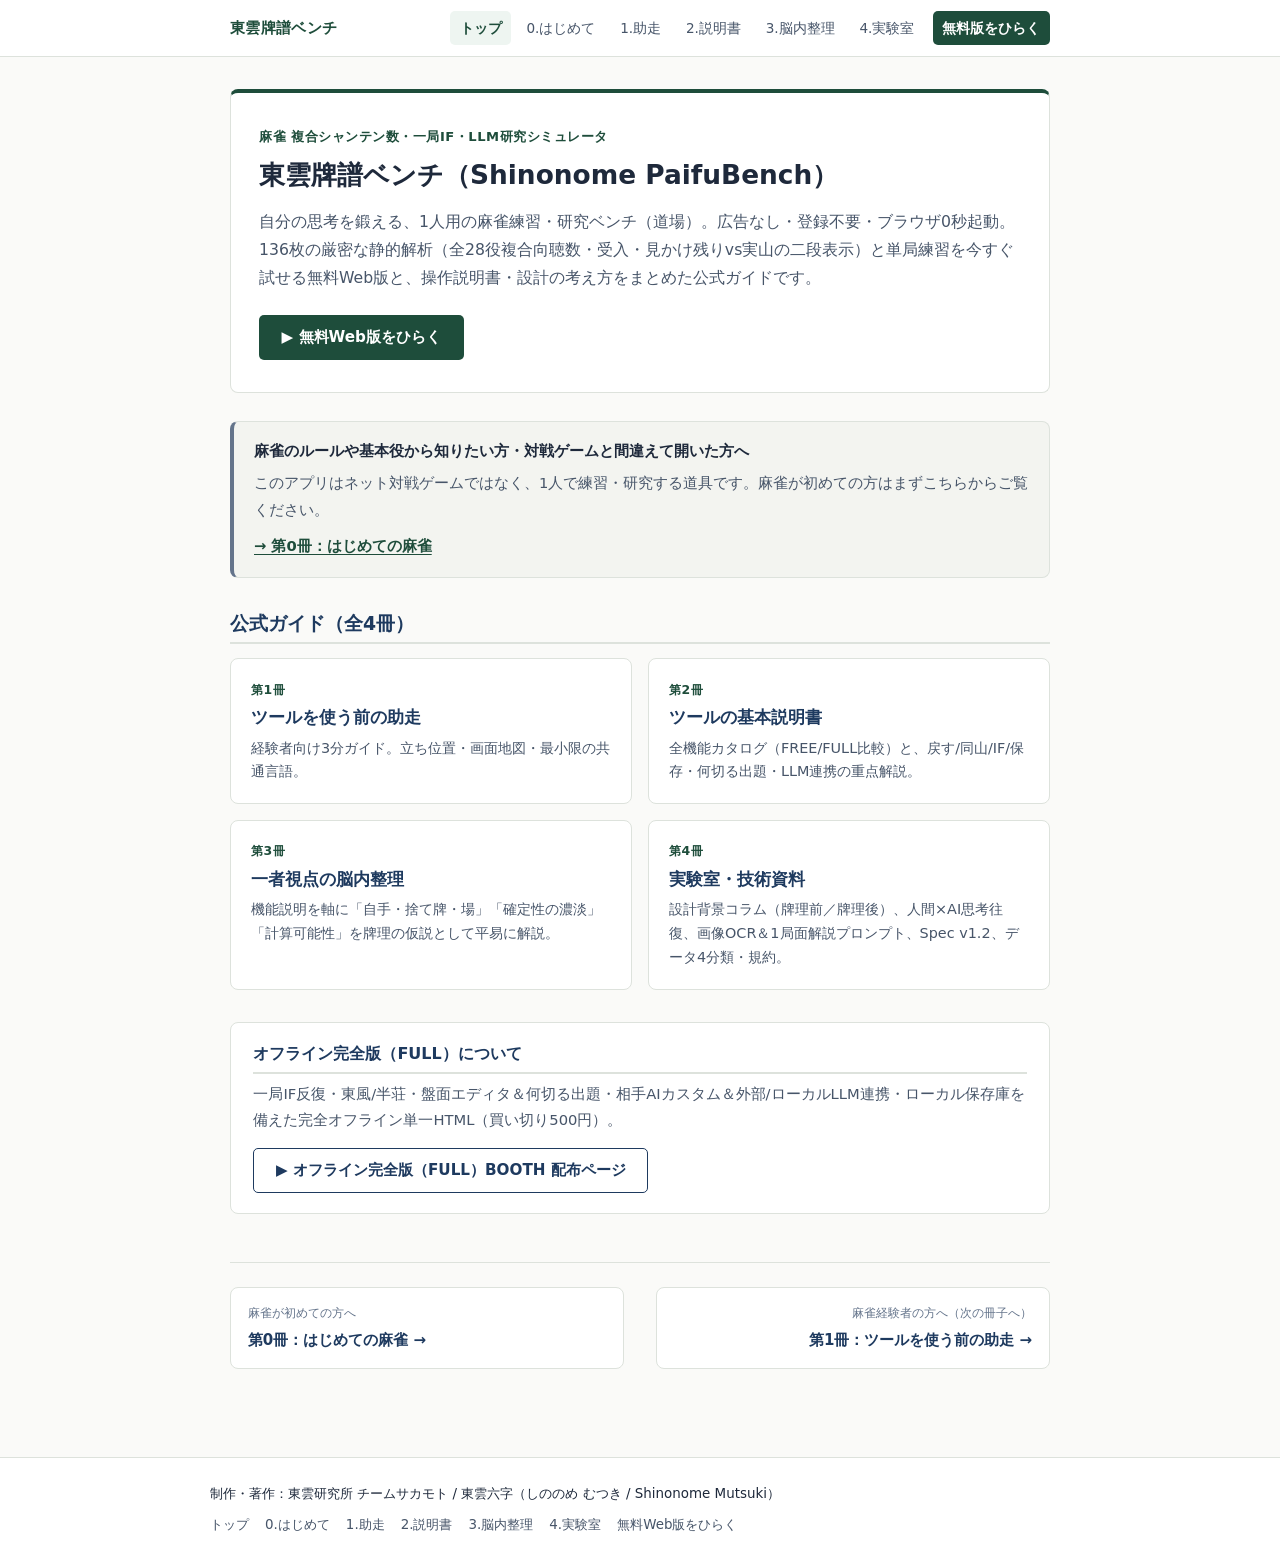
<file: index.html>
<!DOCTYPE html>
<html lang="ja">
<head>
  <meta charset="UTF-8">
  <meta name="viewport" content="width=device-width, initial-scale=1.0">
  <title>東雲牌譜ベンチ（Shinonome PaifuBench）｜麻雀 複合シャンテン数・一局IF・LLM研究シミュレータ</title>
  <link rel="stylesheet" href="./assets/style.css">
</head>
<body>
  <header class="site-header">
    <div class="header-inner">
      <a class="site-brand" href="./index.html">東雲牌譜ベンチ</a>
      <nav class="site-nav" aria-label="サイトナビゲーション">
        <a href="./index.html" class="active" aria-current="page">トップ</a>
        <a href="./00-intro/index.html">0.はじめて</a>
        <a href="./01-primer/index.html">1.助走</a>
        <a href="./02-manual/index.html">2.説明書</a>
        <a href="./03-thinking/index.html">3.脳内整理</a>
        <a href="./04-lab/index.html">4.実験室</a>
        <a href="./app/free.html" class="nav-app" target="_blank" rel="noopener">無料版をひらく</a>
      </nav>
    </div>
  </header>

  <main class="container">
    <section class="hero" aria-labelledby="hero-title">
      <p class="hero-eyebrow">麻雀 複合シャンテン数・一局IF・LLM研究シミュレータ</p>
      <h1 id="hero-title">東雲牌譜ベンチ（Shinonome PaifuBench）</h1>
      <p class="hero-lead">
        自分の思考を鍛える、1人用の麻雀練習・研究ベンチ（道場）。広告なし・登録不要・ブラウザ0秒起動。136枚の厳密な静的解析（全28役複合向聴数・受入・見かけ残りvs実山の二段表示）と単局練習を今すぐ試せる無料Web版と、操作説明書・設計の考え方をまとめた公式ガイドです。
      </p>
      <div class="hero-actions">
        <a class="btn btn-primary" href="./app/free.html" target="_blank" rel="noopener">▶ 無料Web版をひらく</a>
      </div>
    </section>

    <aside class="callout-beginner" aria-label="麻雀が初めての方への案内">
      <p class="callout-title">麻雀のルールや基本役から知りたい方・対戦ゲームと間違えて開いた方へ</p>
      <p>
        このアプリはネット対戦ゲームではなく、1人で練習・研究する道具です。麻雀が初めての方はまずこちらからご覧ください。
      </p>
      <a class="beginner-link" href="./00-intro/index.html">→ 第0冊：はじめての麻雀</a>
    </aside>

    <h2 class="section-heading">公式ガイド（全4冊）</h2>
    <div class="card-grid">
      <a class="card" href="./01-primer/index.html">
        <span class="card-num">第1冊</span>
        <span class="card-title">ツールを使う前の助走</span>
        <p class="card-desc">
          経験者向け3分ガイド。立ち位置・画面地図・最小限の共通言語。
        </p>
      </a>

      <a class="card" href="./02-manual/index.html">
        <span class="card-num">第2冊</span>
        <span class="card-title">ツールの基本説明書</span>
        <p class="card-desc">
          全機能カタログ（FREE/FULL比較）と、戻す/同山/IF/保存・何切る出題・LLM連携の重点解説。
        </p>
      </a>

      <a class="card" href="./03-thinking/index.html">
        <span class="card-num">第3冊</span>
        <span class="card-title">一者視点の脳内整理</span>
        <p class="card-desc">
          機能説明を軸に「自手・捨て牌・場」「確定性の濃淡」「計算可能性」を牌理の仮説として平易に解説。
        </p>
      </a>

      <a class="card" href="./04-lab/index.html">
        <span class="card-num">第4冊</span>
        <span class="card-title">実験室・技術資料</span>
        <p class="card-desc">
          設計背景コラム（牌理前／牌理後）、人間×AI思考往復、画像OCR＆1局面解説プロンプト、Spec v1.2、データ4分類・規約。
        </p>
      </a>
    </div>

    <section class="full-box" aria-labelledby="full-edition-title">
      <h2 id="full-edition-title" class="full-box-title">オフライン完全版（FULL）について</h2>
      <p>
        一局IF反復・東風/半荘・盤面エディタ＆何切る出題・相手AIカスタム＆外部/ローカルLLM連携・ローカル保存庫を備えた完全オフライン単一HTML（買い切り500円）。
      </p>
      <a class="btn btn-secondary" href="https://sinonomelab202.booth.pm/items/9221572" target="_blank" rel="noopener noreferrer">▶ オフライン完全版（FULL）BOOTH 配布ページ</a>
    </section>

    <nav class="pager" aria-label="ガイドの読み始め">
      <a class="pager-link" href="./00-intro/index.html">
        <span class="pager-dir">麻雀が初めての方へ</span>
        <span class="pager-title">第0冊：はじめての麻雀 →</span>
      </a>
      <a class="pager-link pager-next" href="./01-primer/index.html">
        <span class="pager-dir">麻雀経験者の方へ（次の冊子へ）</span>
        <span class="pager-title">第1冊：ツールを使う前の助走 →</span>
      </a>
    </nav>
  </main>

  <footer class="site-footer">
    <div class="footer-inner">
      <p class="footer-credit">制作・著作：東雲研究所 チームサカモト / 東雲六字（しののめ むつき / Shinonome Mutsuki）</p>
      <p class="footer-links">
        <a href="./index.html">トップ</a>
        <a href="./00-intro/index.html">0.はじめて</a>
        <a href="./01-primer/index.html">1.助走</a>
        <a href="./02-manual/index.html">2.説明書</a>
        <a href="./03-thinking/index.html">3.脳内整理</a>
        <a href="./04-lab/index.html">4.実験室</a>
        <a href="./app/free.html" target="_blank" rel="noopener">無料Web版をひらく</a>
      </p>
    </div>
  </footer>
</body>
</html>
</file>
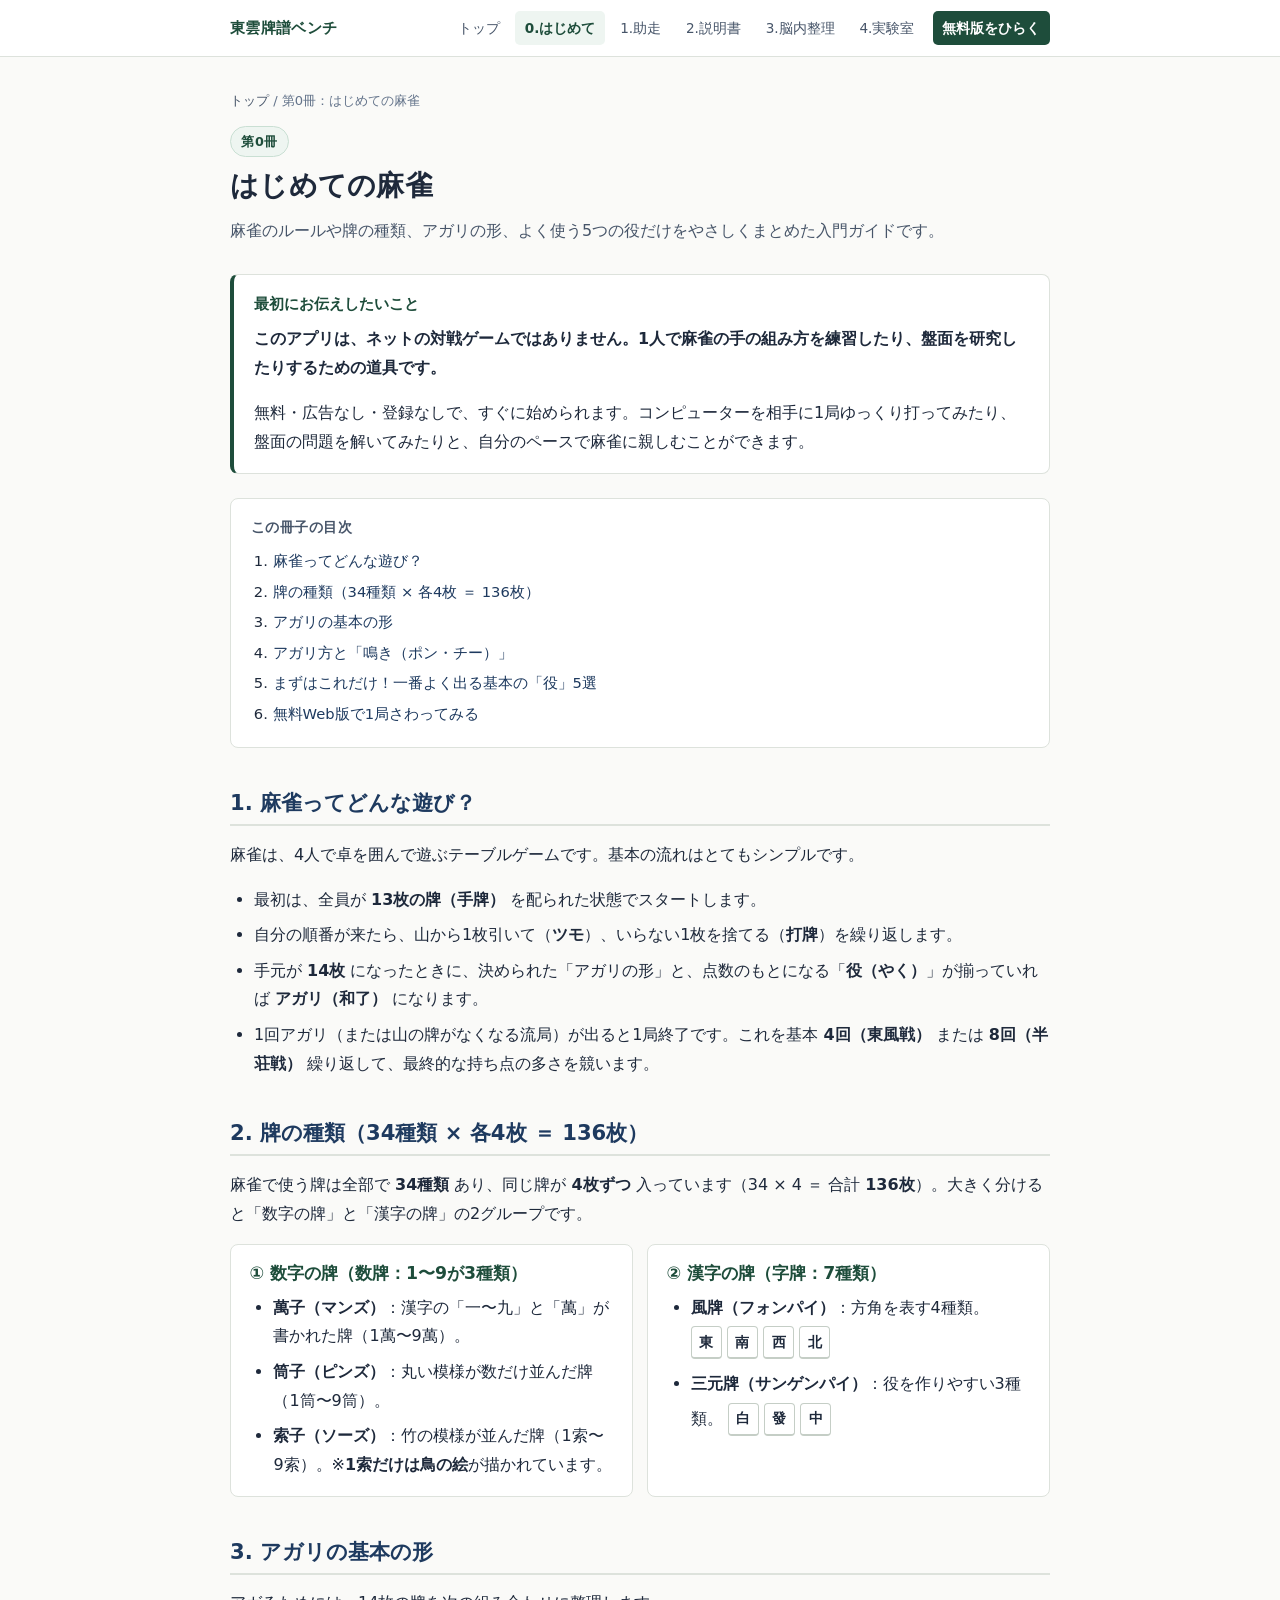
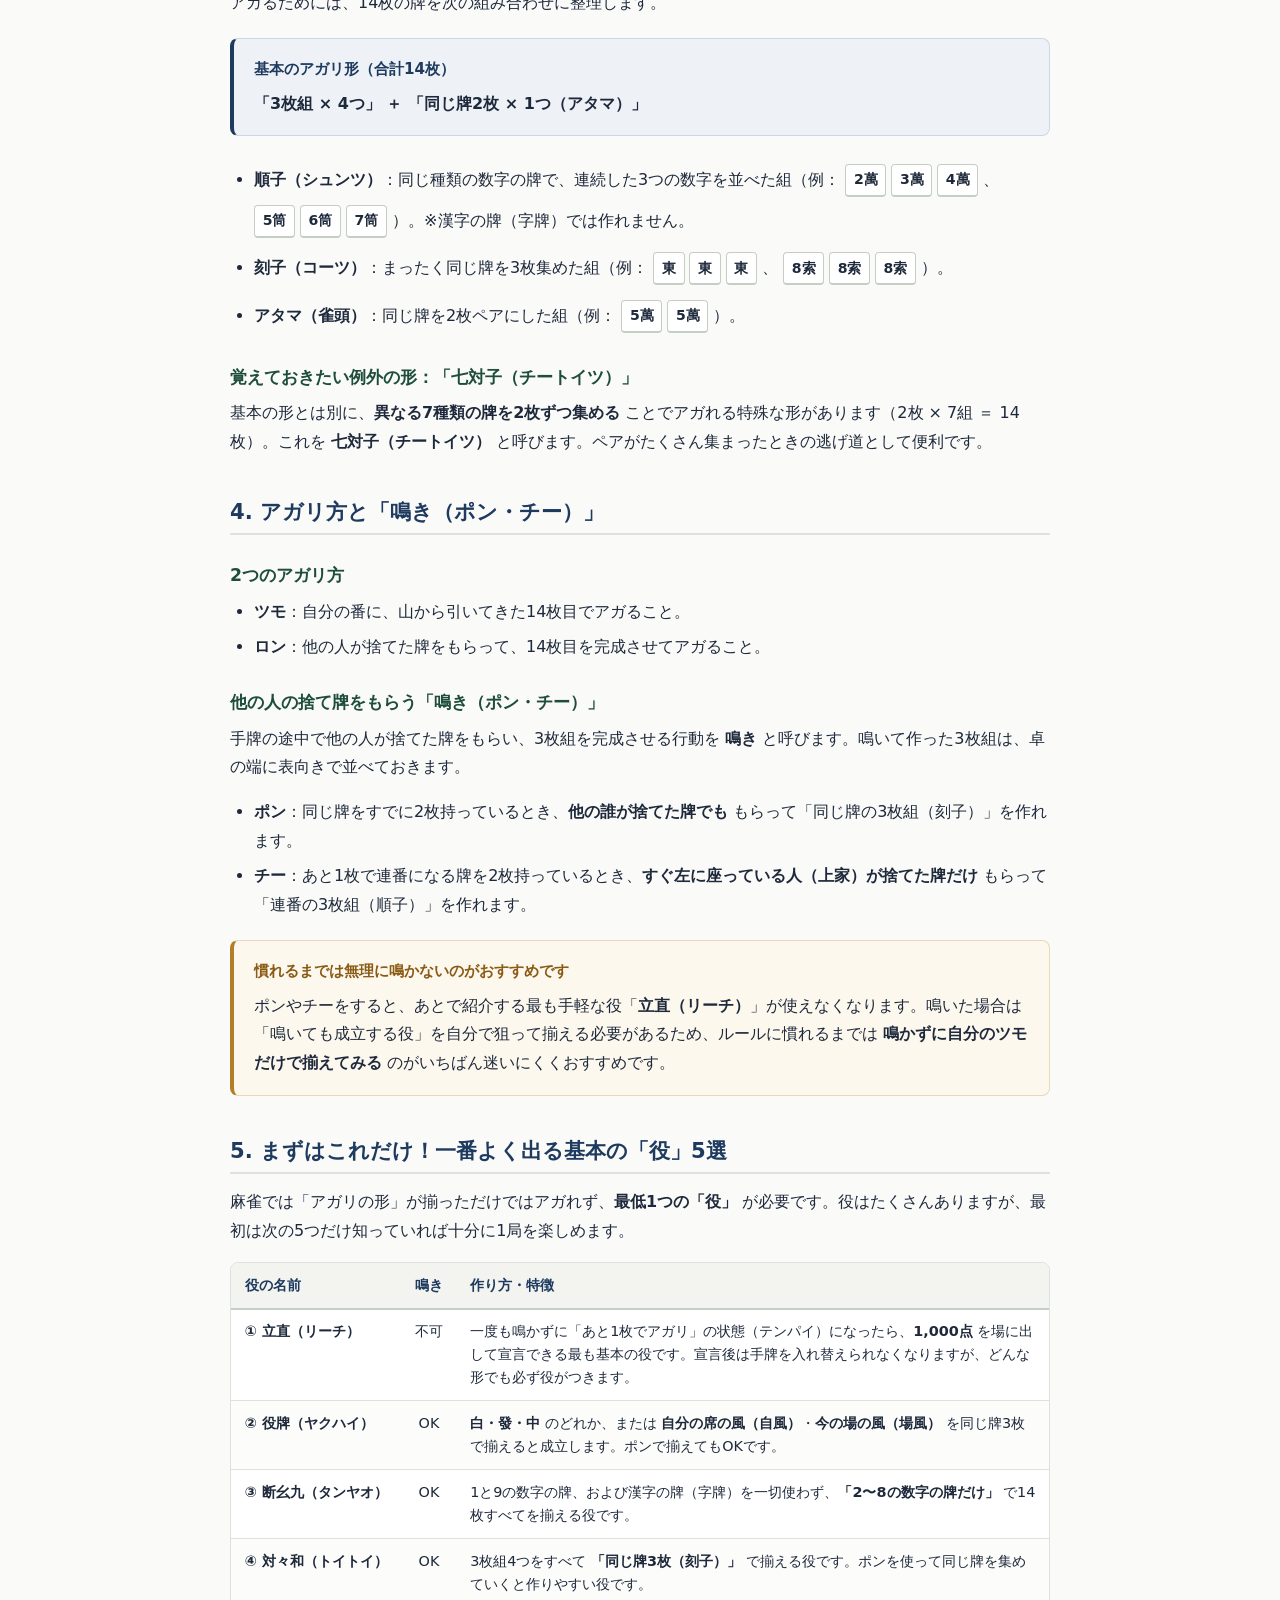
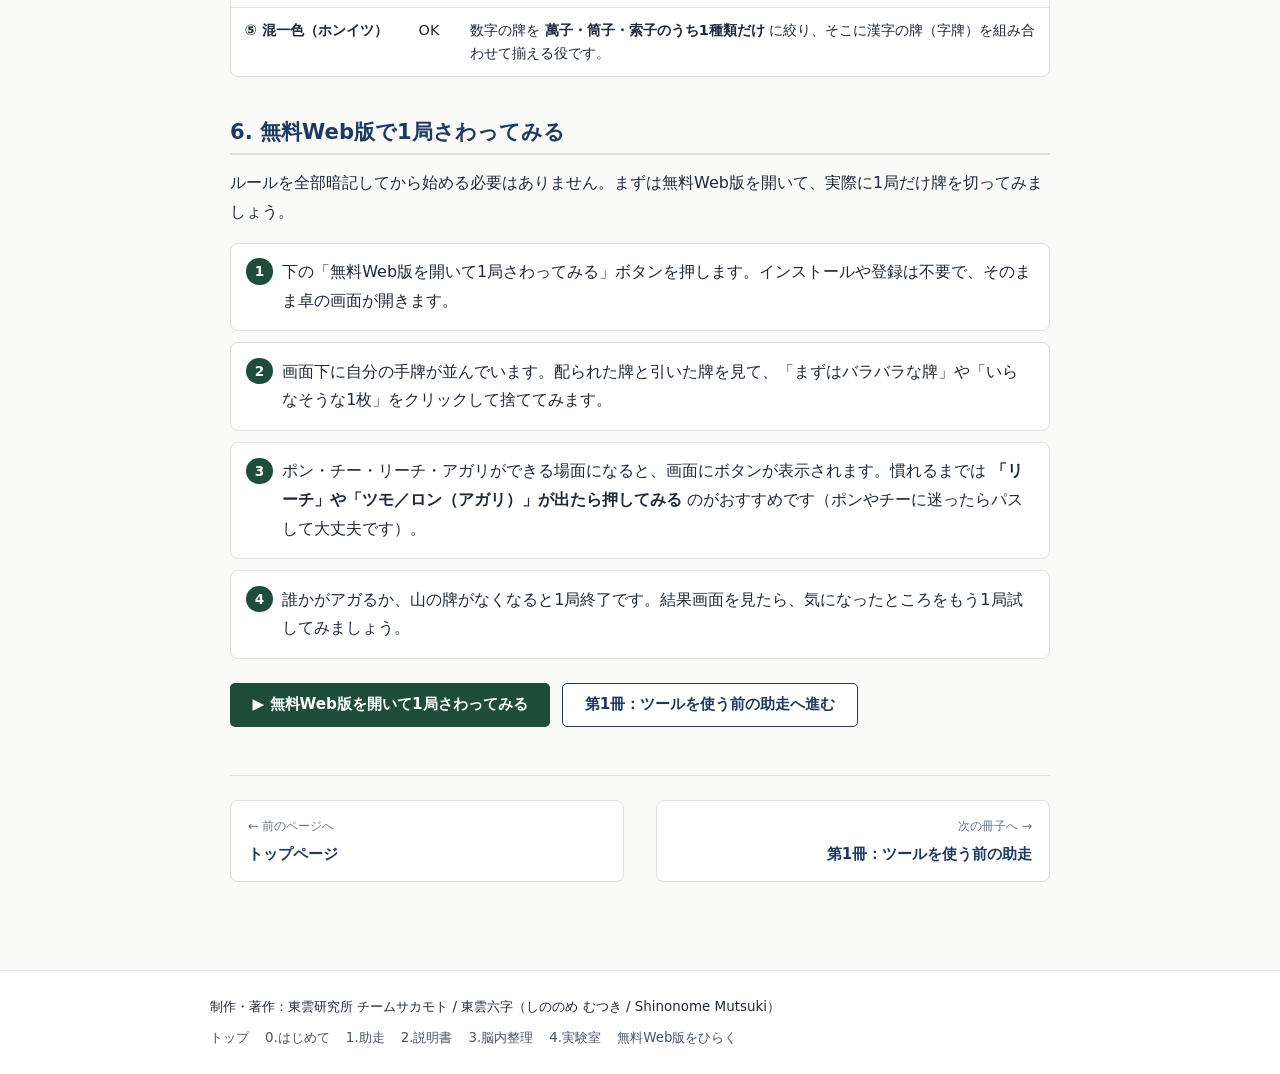
<file: 00-intro/index.html>
<!DOCTYPE html>
<html lang="ja">
<head>
  <meta charset="UTF-8">
  <meta name="viewport" content="width=device-width, initial-scale=1.0">
  <title>第0冊：はじめての麻雀｜東雲牌譜ベンチ</title>
  <link rel="stylesheet" href="../assets/style.css">
</head>
<body>
  <header class="site-header">
    <div class="header-inner">
      <a class="site-brand" href="../index.html">東雲牌譜ベンチ</a>
      <nav class="site-nav" aria-label="サイトナビゲーション">
        <a href="../index.html">トップ</a>
        <a href="../00-intro/index.html" class="active" aria-current="page">0.はじめて</a>
        <a href="../01-primer/index.html">1.助走</a>
        <a href="../02-manual/index.html">2.説明書</a>
        <a href="../03-thinking/index.html">3.脳内整理</a>
        <a href="../04-lab/index.html">4.実験室</a>
        <a href="../app/free.html" class="nav-app" target="_blank" rel="noopener">無料版をひらく</a>
      </nav>
    </div>
  </header>

  <main class="container">
    <p class="breadcrumb"><a href="../index.html">トップ</a> / 第0冊：はじめての麻雀</p>
    <span class="book-label">第0冊</span>
    <h1 class="page-title">はじめての麻雀</h1>
    <p class="page-lead">
      麻雀のルールや牌の種類、アガリの形、よく使う5つの役だけをやさしくまとめた入門ガイドです。
    </p>

    <div class="callout">
      <p class="callout-title">最初にお伝えしたいこと</p>
      <p>
        <strong>このアプリは、ネットの対戦ゲームではありません。1人で麻雀の手の組み方を練習したり、盤面を研究したりするための道具です。</strong>
      </p>
      <p>
        無料・広告なし・登録なしで、すぐに始められます。コンピューターを相手に1局ゆっくり打ってみたり、盤面の問題を解いてみたりと、自分のペースで麻雀に親しむことができます。
      </p>
    </div>

    <nav class="toc" aria-label="目次">
      <p class="toc-title">この冊子の目次</p>
      <ol>
        <li><a href="#sec-1">麻雀ってどんな遊び？</a></li>
        <li><a href="#sec-2">牌の種類（34種類 × 各4枚 ＝ 136枚）</a></li>
        <li><a href="#sec-3">アガリの基本の形</a></li>
        <li><a href="#sec-4">アガリ方と「鳴き（ポン・チー）」</a></li>
        <li><a href="#sec-5">まずはこれだけ！一番よく出る基本の「役」5選</a></li>
        <li><a href="#sec-6">無料Web版で1局さわってみる</a></li>
      </ol>
    </nav>

    <section id="sec-1">
      <h2>1. 麻雀ってどんな遊び？</h2>
      <p>
        麻雀は、4人で卓を囲んで遊ぶテーブルゲームです。基本の流れはとてもシンプルです。
      </p>
      <ul>
        <li>最初は、全員が <strong>13枚の牌（手牌）</strong> を配られた状態でスタートします。</li>
        <li>自分の順番が来たら、山から1枚引いて（<strong>ツモ</strong>）、いらない1枚を捨てる（<strong>打牌</strong>）を繰り返します。</li>
        <li>手元が <strong>14枚</strong> になったときに、決められた「アガリの形」と、点数のもとになる「<strong>役（やく）</strong>」が揃っていれば <strong>アガリ（和了）</strong> になります。</li>
        <li>1回アガリ（または山の牌がなくなる流局）が出ると1局終了です。これを基本 <strong>4回（東風戦）</strong> または <strong>8回（半荘戦）</strong> 繰り返して、最終的な持ち点の多さを競います。</li>
      </ul>
    </section>

    <section id="sec-2">
      <h2>2. 牌の種類（34種類 × 各4枚 ＝ 136枚）</h2>
      <p>
        麻雀で使う牌は全部で <strong>34種類</strong> あり、同じ牌が <strong>4枚ずつ</strong> 入っています（34 × 4 ＝ 合計 <strong>136枚</strong>）。大きく分けると「数字の牌」と「漢字の牌」の2グループです。
      </p>

      <div class="info-grid">
        <div class="info-box">
          <h3>① 数字の牌（数牌：1〜9が3種類）</h3>
          <ul>
            <li><strong>萬子（マンズ）</strong>：漢字の「一〜九」と「萬」が書かれた牌（1萬〜9萬）。</li>
            <li><strong>筒子（ピンズ）</strong>：丸い模様が数だけ並んだ牌（1筒〜9筒）。</li>
            <li><strong>索子（ソーズ）</strong>：竹の模様が並んだ牌（1索〜9索）。※<strong>1索だけは鳥の絵</strong>が描かれています。</li>
          </ul>
        </div>

        <div class="info-box">
          <h3>② 漢字の牌（字牌：7種類）</h3>
          <ul>
            <li><strong>風牌（フォンパイ）</strong>：方角を表す4種類。
              <span class="tile-example">
                <span class="tile-chip">東</span>
                <span class="tile-chip">南</span>
                <span class="tile-chip">西</span>
                <span class="tile-chip">北</span>
              </span>
            </li>
            <li><strong>三元牌（サンゲンパイ）</strong>：役を作りやすい3種類。
              <span class="tile-example">
                <span class="tile-chip">白</span>
                <span class="tile-chip">發</span>
                <span class="tile-chip">中</span>
              </span>
            </li>
          </ul>
        </div>
      </div>
    </section>

    <section id="sec-3">
      <h2>3. アガリの基本の形</h2>
      <p>
        アガるためには、14枚の牌を次の組み合わせに整理します。
      </p>

      <div class="callout callout-navy">
        <p class="callout-title">基本のアガリ形（合計14枚）</p>
        <p><strong>「3枚組 × 4つ」 ＋ 「同じ牌2枚 × 1つ（アタマ）」</strong></p>
      </div>

      <ul>
        <li>
          <strong>順子（シュンツ）</strong>：同じ種類の数字の牌で、連続した3つの数字を並べた組（例：
          <span class="tile-example">
            <span class="tile-chip">2萬</span>
            <span class="tile-chip">3萬</span>
            <span class="tile-chip">4萬</span>
          </span>
          、
          <span class="tile-example">
            <span class="tile-chip">5筒</span>
            <span class="tile-chip">6筒</span>
            <span class="tile-chip">7筒</span>
          </span>
          ）。※漢字の牌（字牌）では作れません。
        </li>
        <li>
          <strong>刻子（コーツ）</strong>：まったく同じ牌を3枚集めた組（例：
          <span class="tile-example">
            <span class="tile-chip">東</span>
            <span class="tile-chip">東</span>
            <span class="tile-chip">東</span>
          </span>
          、
          <span class="tile-example">
            <span class="tile-chip">8索</span>
            <span class="tile-chip">8索</span>
            <span class="tile-chip">8索</span>
          </span>
          ）。
        </li>
        <li>
          <strong>アタマ（雀頭）</strong>：同じ牌を2枚ペアにした組（例：
          <span class="tile-example">
            <span class="tile-chip">5萬</span>
            <span class="tile-chip">5萬</span>
          </span>
          ）。
        </li>
      </ul>

      <h3>覚えておきたい例外の形：「七対子（チートイツ）」</h3>
      <p>
        基本の形とは別に、<strong>異なる7種類の牌を2枚ずつ集める</strong> ことでアガれる特殊な形があります（2枚 × 7組 ＝ 14枚）。これを <strong>七対子（チートイツ）</strong> と呼びます。ペアがたくさん集まったときの逃げ道として便利です。
      </p>
    </section>

    <section id="sec-4">
      <h2>4. アガリ方と「鳴き（ポン・チー）」</h2>
      <h3>2つのアガリ方</h3>
      <ul>
        <li><strong>ツモ</strong>：自分の番に、山から引いてきた14枚目でアガること。</li>
        <li><strong>ロン</strong>：他の人が捨てた牌をもらって、14枚目を完成させてアガること。</li>
      </ul>

      <h3>他の人の捨て牌をもらう「鳴き（ポン・チー）」</h3>
      <p>
        手牌の途中で他の人が捨てた牌をもらい、3枚組を完成させる行動を <strong>鳴き</strong> と呼びます。鳴いて作った3枚組は、卓の端に表向きで並べておきます。
      </p>
      <ul>
        <li><strong>ポン</strong>：同じ牌をすでに2枚持っているとき、<strong>他の誰が捨てた牌でも</strong> もらって「同じ牌の3枚組（刻子）」を作れます。</li>
        <li><strong>チー</strong>：あと1枚で連番になる牌を2枚持っているとき、<strong>すぐ左に座っている人（上家）が捨てた牌だけ</strong> もらって「連番の3枚組（順子）」を作れます。</li>
      </ul>

      <div class="callout callout-warn">
        <p class="callout-title">慣れるまでは無理に鳴かないのがおすすめです</p>
        <p>
          ポンやチーをすると、あとで紹介する最も手軽な役「<strong>立直（リーチ）</strong>」が使えなくなります。鳴いた場合は「鳴いても成立する役」を自分で狙って揃える必要があるため、ルールに慣れるまでは <strong>鳴かずに自分のツモだけで揃えてみる</strong> のがいちばん迷いにくくおすすめです。
        </p>
      </div>
    </section>

    <section id="sec-5">
      <h2>5. まずはこれだけ！一番よく出る基本の「役」5選</h2>
      <p>
        麻雀では「アガリの形」が揃っただけではアガれず、<strong>最低1つの「役」</strong> が必要です。役はたくさんありますが、最初は次の5つだけ知っていれば十分に1局を楽しめます。
      </p>

      <div class="table-wrap">
        <table>
          <thead>
            <tr>
              <th>役の名前</th>
              <th class="col-center">鳴き</th>
              <th>作り方・特徴</th>
            </tr>
          </thead>
          <tbody>
            <tr>
              <td class="col-nowrap"><strong>① 立直（リーチ）</strong></td>
              <td class="col-center">不可</td>
              <td>一度も鳴かずに「あと1枚でアガリ」の状態（テンパイ）になったら、<strong>1,000点</strong> を場に出して宣言できる最も基本の役です。宣言後は手牌を入れ替えられなくなりますが、どんな形でも必ず役がつきます。</td>
            </tr>
            <tr>
              <td class="col-nowrap"><strong>② 役牌（ヤクハイ）</strong></td>
              <td class="col-center">OK</td>
              <td><strong>白・發・中</strong> のどれか、または <strong>自分の席の風（自風）</strong>・<strong>今の場の風（場風）</strong> を同じ牌3枚で揃えると成立します。ポンで揃えてもOKです。</td>
            </tr>
            <tr>
              <td class="col-nowrap"><strong>③ 断幺九（タンヤオ）</strong></td>
              <td class="col-center">OK</td>
              <td>1と9の数字の牌、および漢字の牌（字牌）を一切使わず、<strong>「2〜8の数字の牌だけ」</strong> で14枚すべてを揃える役です。</td>
            </tr>
            <tr>
              <td class="col-nowrap"><strong>④ 対々和（トイトイ）</strong></td>
              <td class="col-center">OK</td>
              <td>3枚組4つをすべて <strong>「同じ牌3枚（刻子）」</strong> で揃える役です。ポンを使って同じ牌を集めていくと作りやすい役です。</td>
            </tr>
            <tr>
              <td class="col-nowrap"><strong>⑤ 混一色（ホンイツ）</strong></td>
              <td class="col-center">OK</td>
              <td>数字の牌を <strong>萬子・筒子・索子のうち1種類だけ</strong> に絞り、そこに漢字の牌（字牌）を組み合わせて揃える役です。</td>
            </tr>
          </tbody>
        </table>
      </div>
    </section>

    <section id="sec-6">
      <h2>6. 無料Web版で1局さわってみる</h2>
      <p>
        ルールを全部暗記してから始める必要はありません。まずは無料Web版を開いて、実際に1局だけ牌を切ってみましょう。
      </p>

      <ol class="step-list">
        <li>下の「無料Web版を開いて1局さわってみる」ボタンを押します。インストールや登録は不要で、そのまま卓の画面が開きます。</li>
        <li>画面下に自分の手牌が並んでいます。配られた牌と引いた牌を見て、「まずはバラバラな牌」や「いらなそうな1枚」をクリックして捨ててみます。</li>
        <li>ポン・チー・リーチ・アガリができる場面になると、画面にボタンが表示されます。慣れるまでは <strong>「リーチ」や「ツモ／ロン（アガリ）」が出たら押してみる</strong> のがおすすめです（ポンやチーに迷ったらパスして大丈夫です）。</li>
        <li>誰かがアガるか、山の牌がなくなると1局終了です。結果画面を見たら、気になったところをもう1局試してみましょう。</li>
      </ol>

      <div class="cta-row">
        <a class="btn btn-primary" href="../app/free.html" target="_blank" rel="noopener">▶ 無料Web版を開いて1局さわってみる</a>
        <a class="btn btn-secondary" href="../01-primer/index.html">第1冊：ツールを使う前の助走へ進む</a>
      </div>
    </section>

    <nav class="pager" aria-label="前後の冊子">
      <a class="pager-link" href="../index.html">
        <span class="pager-dir">← 前のページへ</span>
        <span class="pager-title">トップページ</span>
      </a>
      <a class="pager-link pager-next" href="../01-primer/index.html">
        <span class="pager-dir">次の冊子へ →</span>
        <span class="pager-title">第1冊：ツールを使う前の助走</span>
      </a>
    </nav>
  </main>

  <footer class="site-footer">
    <div class="footer-inner">
      <p class="footer-credit">制作・著作：東雲研究所 チームサカモト / 東雲六字（しののめ むつき / Shinonome Mutsuki）</p>
      <p class="footer-links">
        <a href="../index.html">トップ</a>
        <a href="../00-intro/index.html">0.はじめて</a>
        <a href="../01-primer/index.html">1.助走</a>
        <a href="../02-manual/index.html">2.説明書</a>
        <a href="../03-thinking/index.html">3.脳内整理</a>
        <a href="../04-lab/index.html">4.実験室</a>
        <a href="../app/free.html" target="_blank" rel="noopener">無料Web版をひらく</a>
      </p>
    </div>
  </footer>
</body>
</html>
</file>
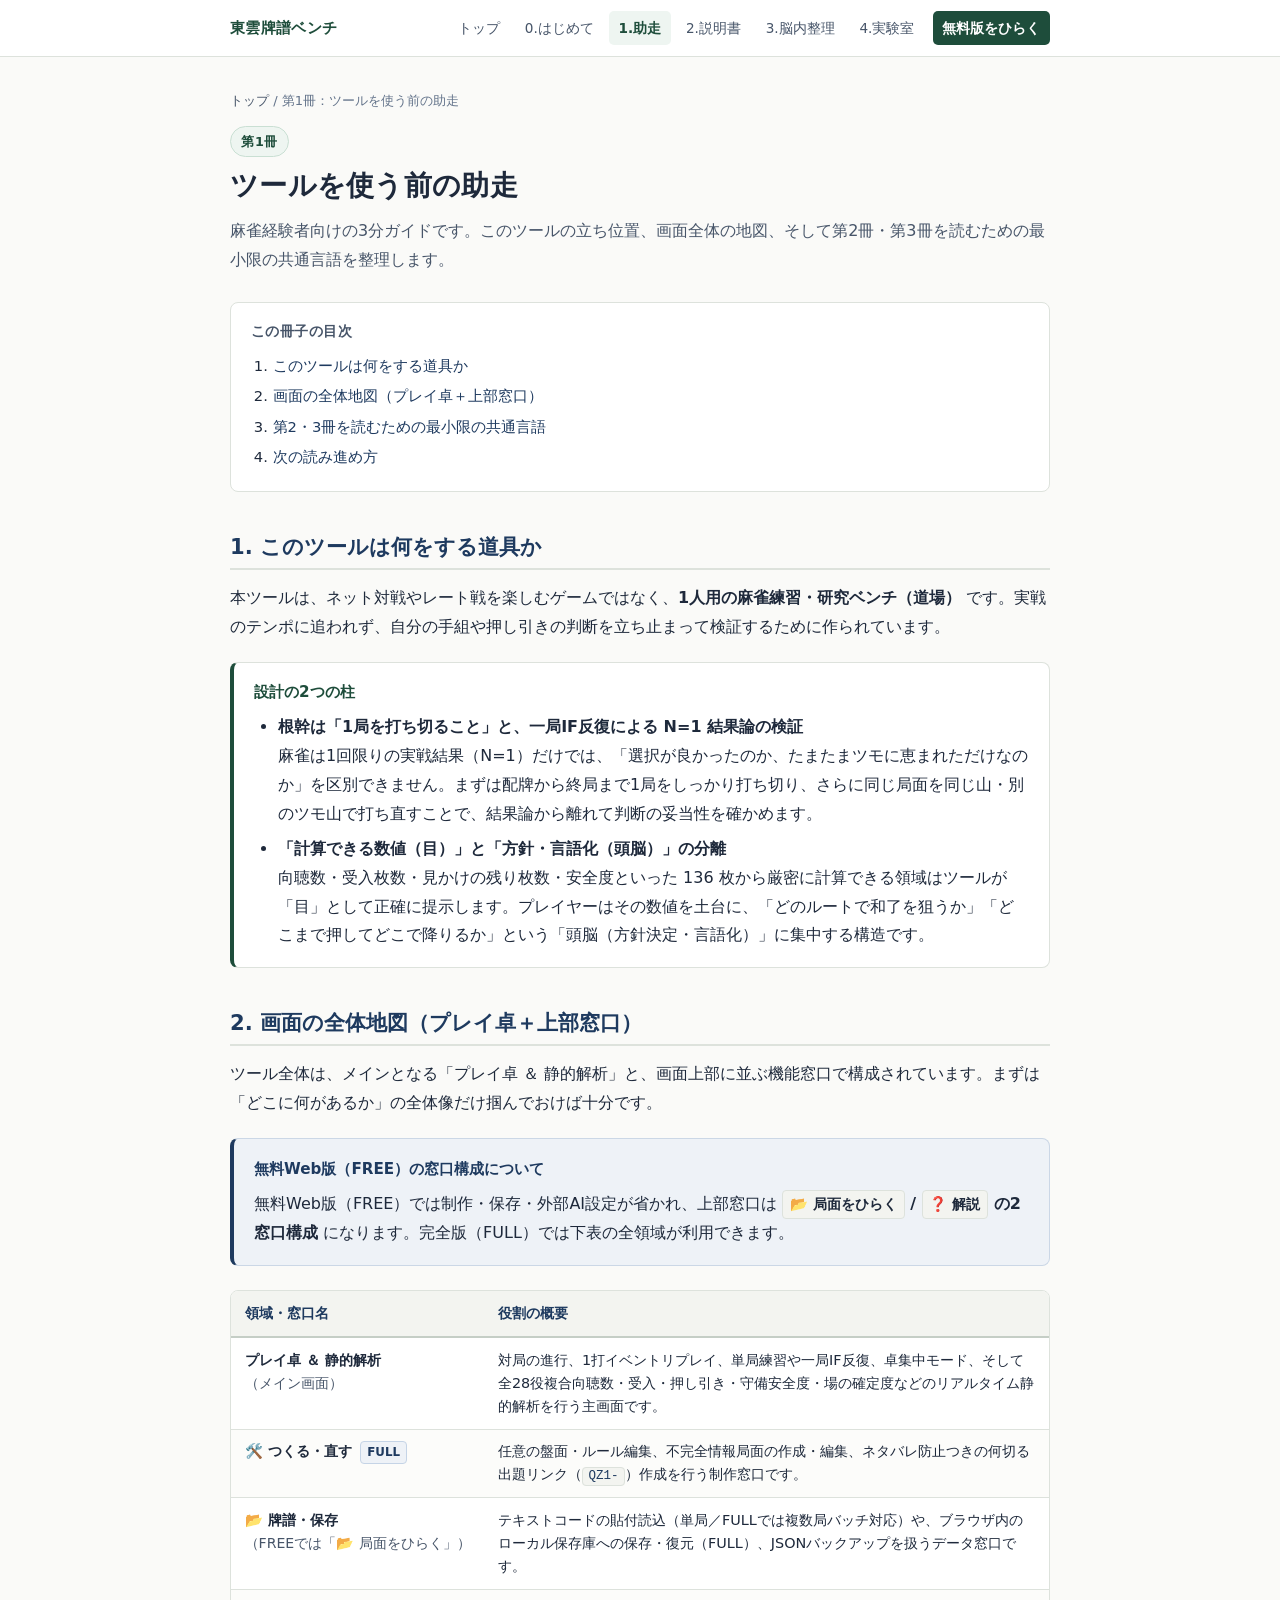
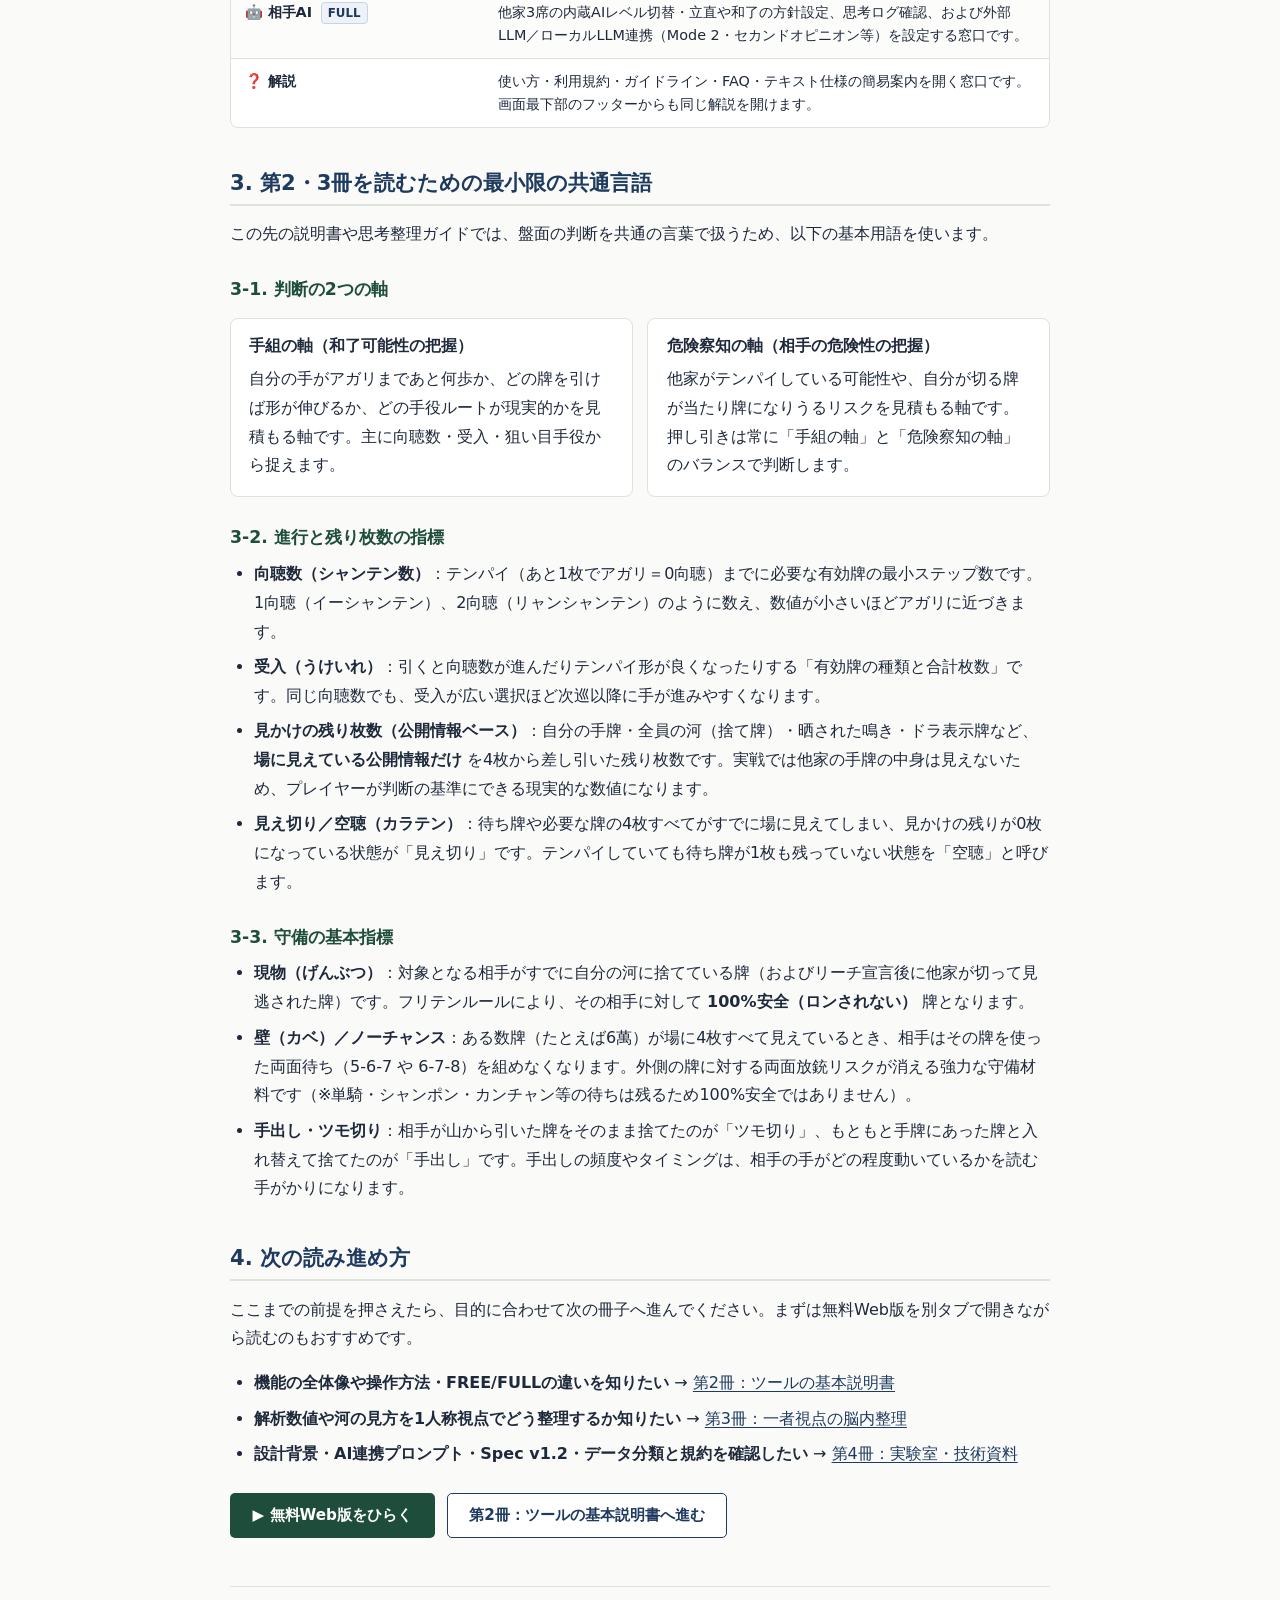
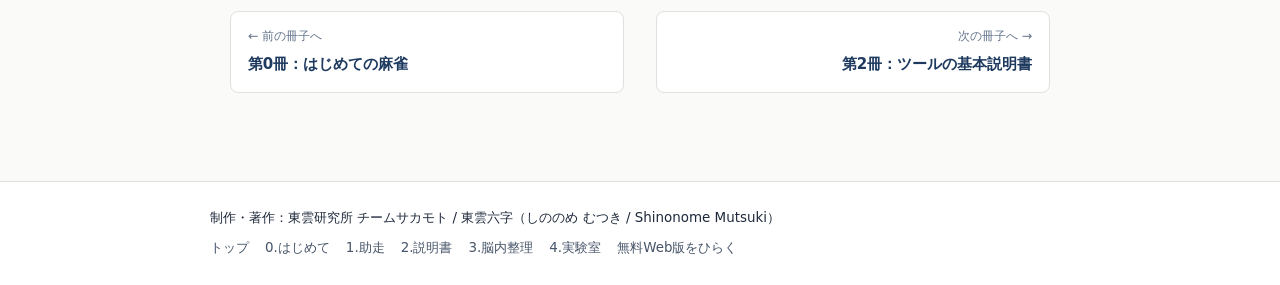
<file: 01-primer/index.html>
<!DOCTYPE html>
<html lang="ja">
<head>
  <meta charset="UTF-8">
  <meta name="viewport" content="width=device-width, initial-scale=1.0">
  <title>第1冊：ツールを使う前の助走｜東雲牌譜ベンチ</title>
  <link rel="stylesheet" href="../assets/style.css">
</head>
<body>
  <header class="site-header">
    <div class="header-inner">
      <a class="site-brand" href="../index.html">東雲牌譜ベンチ</a>
      <nav class="site-nav" aria-label="サイトナビゲーション">
        <a href="../index.html">トップ</a>
        <a href="../00-intro/index.html">0.はじめて</a>
        <a href="../01-primer/index.html" class="active" aria-current="page">1.助走</a>
        <a href="../02-manual/index.html">2.説明書</a>
        <a href="../03-thinking/index.html">3.脳内整理</a>
        <a href="../04-lab/index.html">4.実験室</a>
        <a href="../app/free.html" class="nav-app" target="_blank" rel="noopener">無料版をひらく</a>
      </nav>
    </div>
  </header>

  <main class="container">
    <p class="breadcrumb"><a href="../index.html">トップ</a> / 第1冊：ツールを使う前の助走</p>
    <span class="book-label">第1冊</span>
    <h1 class="page-title">ツールを使う前の助走</h1>
    <p class="page-lead">
      麻雀経験者向けの3分ガイドです。このツールの立ち位置、画面全体の地図、そして第2冊・第3冊を読むための最小限の共通言語を整理します。
    </p>

    <nav class="toc" aria-label="目次">
      <p class="toc-title">この冊子の目次</p>
      <ol>
        <li><a href="#sec-1">このツールは何をする道具か</a></li>
        <li><a href="#sec-2">画面の全体地図（プレイ卓＋上部窓口）</a></li>
        <li><a href="#sec-3">第2・3冊を読むための最小限の共通言語</a></li>
        <li><a href="#sec-4">次の読み進め方</a></li>
      </ol>
    </nav>

    <section id="sec-1">
      <h2>1. このツールは何をする道具か</h2>
      <p>
        本ツールは、ネット対戦やレート戦を楽しむゲームではなく、<strong>1人用の麻雀練習・研究ベンチ（道場）</strong> です。実戦のテンポに追われず、自分の手組や押し引きの判断を立ち止まって検証するために作られています。
      </p>

      <div class="callout">
        <p class="callout-title">設計の2つの柱</p>
        <ul>
          <li>
            <strong>根幹は「1局を打ち切ること」と、一局IF反復による N=1 結果論の検証</strong><br>
            麻雀は1回限りの実戦結果（N=1）だけでは、「選択が良かったのか、たまたまツモに恵まれただけなのか」を区別できません。まずは配牌から終局まで1局をしっかり打ち切り、さらに同じ局面を同じ山・別のツモ山で打ち直すことで、結果論から離れて判断の妥当性を確かめます。
          </li>
          <li>
            <strong>「計算できる数値（目）」と「方針・言語化（頭脳）」の分離</strong><br>
            向聴数・受入枚数・見かけの残り枚数・安全度といった 136 枚から厳密に計算できる領域はツールが「目」として正確に提示します。プレイヤーはその数値を土台に、「どのルートで和了を狙うか」「どこまで押してどこで降りるか」という「頭脳（方針決定・言語化）」に集中する構造です。
          </li>
        </ul>
      </div>
    </section>

    <section id="sec-2">
      <h2>2. 画面の全体地図（プレイ卓＋上部窓口）</h2>
      <p>
        ツール全体は、メインとなる「プレイ卓 ＆ 静的解析」と、画面上部に並ぶ機能窓口で構成されています。まずは「どこに何があるか」の全体像だけ掴んでおけば十分です。
      </p>

      <div class="callout callout-navy">
        <p class="callout-title">無料Web版（FREE）の窓口構成について</p>
        <p>
          無料Web版（FREE）では制作・保存・外部AI設定が省かれ、上部窓口は <strong><span class="ui-label">📂 局面をひらく</span> / <span class="ui-label">❓ 解説</span> の2窓口構成</strong> になります。完全版（FULL）では下表の全領域が利用できます。
        </p>
      </div>

      <div class="table-wrap">
        <table>
          <thead>
            <tr>
              <th>領域・窓口名</th>
              <th>役割の概要</th>
            </tr>
          </thead>
          <tbody>
            <tr>
              <td class="col-nowrap"><strong>プレイ卓 ＆ 静的解析</strong><br><span class="note-text">（メイン画面）</span></td>
              <td>対局の進行、1打イベントリプレイ、単局練習や一局IF反復、卓集中モード、そして全28役複合向聴数・受入・押し引き・守備安全度・場の確定度などのリアルタイム静的解析を行う主画面です。</td>
            </tr>
            <tr>
              <td class="col-nowrap"><strong>🛠️ つくる・直す</strong> <span class="tag-full">FULL</span></td>
              <td>任意の盤面・ルール編集、不完全情報局面の作成・編集、ネタバレ防止つきの何切る出題リンク（<code>QZ1-</code>）作成を行う制作窓口です。</td>
            </tr>
            <tr>
              <td class="col-nowrap"><strong>📂 牌譜・保存</strong><br><span class="note-text">（FREEでは「📂 局面をひらく」）</span></td>
              <td>テキストコードの貼付読込（単局／FULLでは複数局バッチ対応）や、ブラウザ内のローカル保存庫への保存・復元（FULL）、JSONバックアップを扱うデータ窓口です。</td>
            </tr>
            <tr>
              <td class="col-nowrap"><strong>🤖 相手AI</strong> <span class="tag-full">FULL</span></td>
              <td>他家3席の内蔵AIレベル切替・立直や和了の方針設定、思考ログ確認、および外部LLM／ローカルLLM連携（Mode 2・セカンドオピニオン等）を設定する窓口です。</td>
            </tr>
            <tr>
              <td class="col-nowrap"><strong>❓ 解説</strong></td>
              <td>使い方・利用規約・ガイドライン・FAQ・テキスト仕様の簡易案内を開く窓口です。画面最下部のフッターからも同じ解説を開けます。</td>
            </tr>
          </tbody>
        </table>
      </div>
    </section>

    <section id="sec-3">
      <h2>3. 第2・3冊を読むための最小限の共通言語</h2>
      <p>
        この先の説明書や思考整理ガイドでは、盤面の判断を共通の言葉で扱うため、以下の基本用語を使います。
      </p>

      <h3>3-1. 判断の2つの軸</h3>
      <div class="info-grid">
        <div class="info-box">
          <h4>手組の軸（和了可能性の把握）</h4>
          <p>
            自分の手がアガリまであと何歩か、どの牌を引けば形が伸びるか、どの手役ルートが現実的かを見積もる軸です。主に向聴数・受入・狙い目手役から捉えます。
          </p>
        </div>
        <div class="info-box">
          <h4>危険察知の軸（相手の危険性の把握）</h4>
          <p>
            他家がテンパイしている可能性や、自分が切る牌が当たり牌になりうるリスクを見積もる軸です。押し引きは常に「手組の軸」と「危険察知の軸」のバランスで判断します。
          </p>
        </div>
      </div>

      <h3>3-2. 進行と残り枚数の指標</h3>
      <ul>
        <li>
          <strong>向聴数（シャンテン数）</strong>：テンパイ（あと1枚でアガリ＝0向聴）までに必要な有効牌の最小ステップ数です。1向聴（イーシャンテン）、2向聴（リャンシャンテン）のように数え、数値が小さいほどアガリに近づきます。
        </li>
        <li>
          <strong>受入（うけいれ）</strong>：引くと向聴数が進んだりテンパイ形が良くなったりする「有効牌の種類と合計枚数」です。同じ向聴数でも、受入が広い選択ほど次巡以降に手が進みやすくなります。
        </li>
        <li>
          <strong>見かけの残り枚数（公開情報ベース）</strong>：自分の手牌・全員の河（捨て牌）・晒された鳴き・ドラ表示牌など、<strong>場に見えている公開情報だけ</strong> を4枚から差し引いた残り枚数です。実戦では他家の手牌の中身は見えないため、プレイヤーが判断の基準にできる現実的な数値になります。
        </li>
        <li>
          <strong>見え切り／空聴（カラテン）</strong>：待ち牌や必要な牌の4枚すべてがすでに場に見えてしまい、見かけの残りが0枚になっている状態が「見え切り」です。テンパイしていても待ち牌が1枚も残っていない状態を「空聴」と呼びます。
        </li>
      </ul>

      <h3>3-3. 守備の基本指標</h3>
      <ul>
        <li>
          <strong>現物（げんぶつ）</strong>：対象となる相手がすでに自分の河に捨てている牌（およびリーチ宣言後に他家が切って見逃された牌）です。フリテンルールにより、その相手に対して <strong>100%安全（ロンされない）</strong> 牌となります。
        </li>
        <li>
          <strong>壁（カベ）／ノーチャンス</strong>：ある数牌（たとえば6萬）が場に4枚すべて見えているとき、相手はその牌を使った両面待ち（5-6-7 や 6-7-8）を組めなくなります。外側の牌に対する両面放銃リスクが消える強力な守備材料です（※単騎・シャンポン・カンチャン等の待ちは残るため100%安全ではありません）。
        </li>
        <li>
          <strong>手出し・ツモ切り</strong>：相手が山から引いた牌をそのまま捨てたのが「ツモ切り」、もともと手牌にあった牌と入れ替えて捨てたのが「手出し」です。手出しの頻度やタイミングは、相手の手がどの程度動いているかを読む手がかりになります。
        </li>
      </ul>
    </section>

    <section id="sec-4">
      <h2>4. 次の読み進め方</h2>
      <p>
        ここまでの前提を押さえたら、目的に合わせて次の冊子へ進んでください。まずは無料Web版を別タブで開きながら読むのもおすすめです。
      </p>

      <ul>
        <li>
          <strong>機能の全体像や操作方法・FREE/FULLの違いを知りたい</strong>
          → <a href="../02-manual/index.html">第2冊：ツールの基本説明書</a>
        </li>
        <li>
          <strong>解析数値や河の見方を1人称視点でどう整理するか知りたい</strong>
          → <a href="../03-thinking/index.html">第3冊：一者視点の脳内整理</a>
        </li>
        <li>
          <strong>設計背景・AI連携プロンプト・Spec v1.2・データ分類と規約を確認したい</strong>
          → <a href="../04-lab/index.html">第4冊：実験室・技術資料</a>
        </li>
      </ul>

      <div class="cta-row">
        <a class="btn btn-primary" href="../app/free.html" target="_blank" rel="noopener">▶ 無料Web版をひらく</a>
        <a class="btn btn-secondary" href="../02-manual/index.html">第2冊：ツールの基本説明書へ進む</a>
      </div>
    </section>

    <nav class="pager" aria-label="前後の冊子">
      <a class="pager-link" href="../00-intro/index.html">
        <span class="pager-dir">← 前の冊子へ</span>
        <span class="pager-title">第0冊：はじめての麻雀</span>
      </a>
      <a class="pager-link pager-next" href="../02-manual/index.html">
        <span class="pager-dir">次の冊子へ →</span>
        <span class="pager-title">第2冊：ツールの基本説明書</span>
      </a>
    </nav>
  </main>

  <footer class="site-footer">
    <div class="footer-inner">
      <p class="footer-credit">制作・著作：東雲研究所 チームサカモト / 東雲六字（しののめ むつき / Shinonome Mutsuki）</p>
      <p class="footer-links">
        <a href="../index.html">トップ</a>
        <a href="../00-intro/index.html">0.はじめて</a>
        <a href="../01-primer/index.html">1.助走</a>
        <a href="../02-manual/index.html">2.説明書</a>
        <a href="../03-thinking/index.html">3.脳内整理</a>
        <a href="../04-lab/index.html">4.実験室</a>
        <a href="../app/free.html" target="_blank" rel="noopener">無料Web版をひらく</a>
      </p>
    </div>
  </footer>
</body>
</html>
</file>
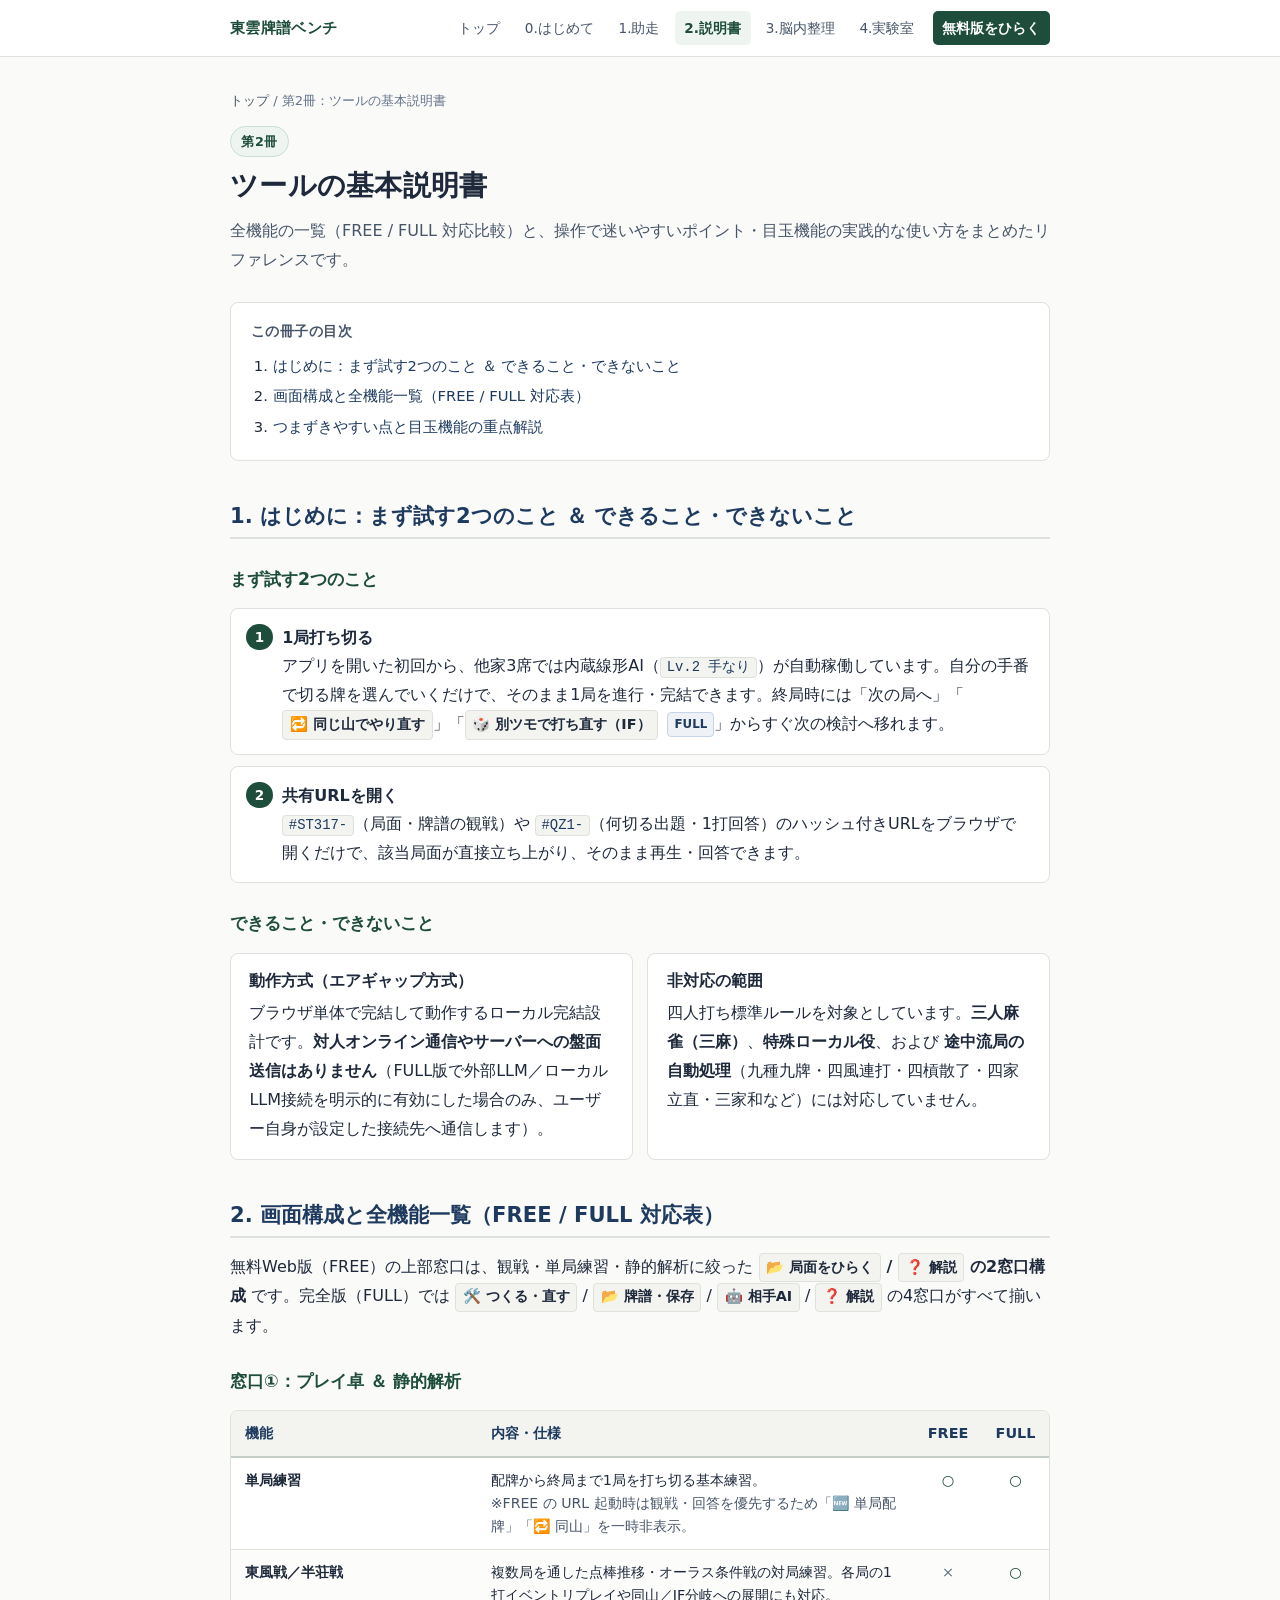
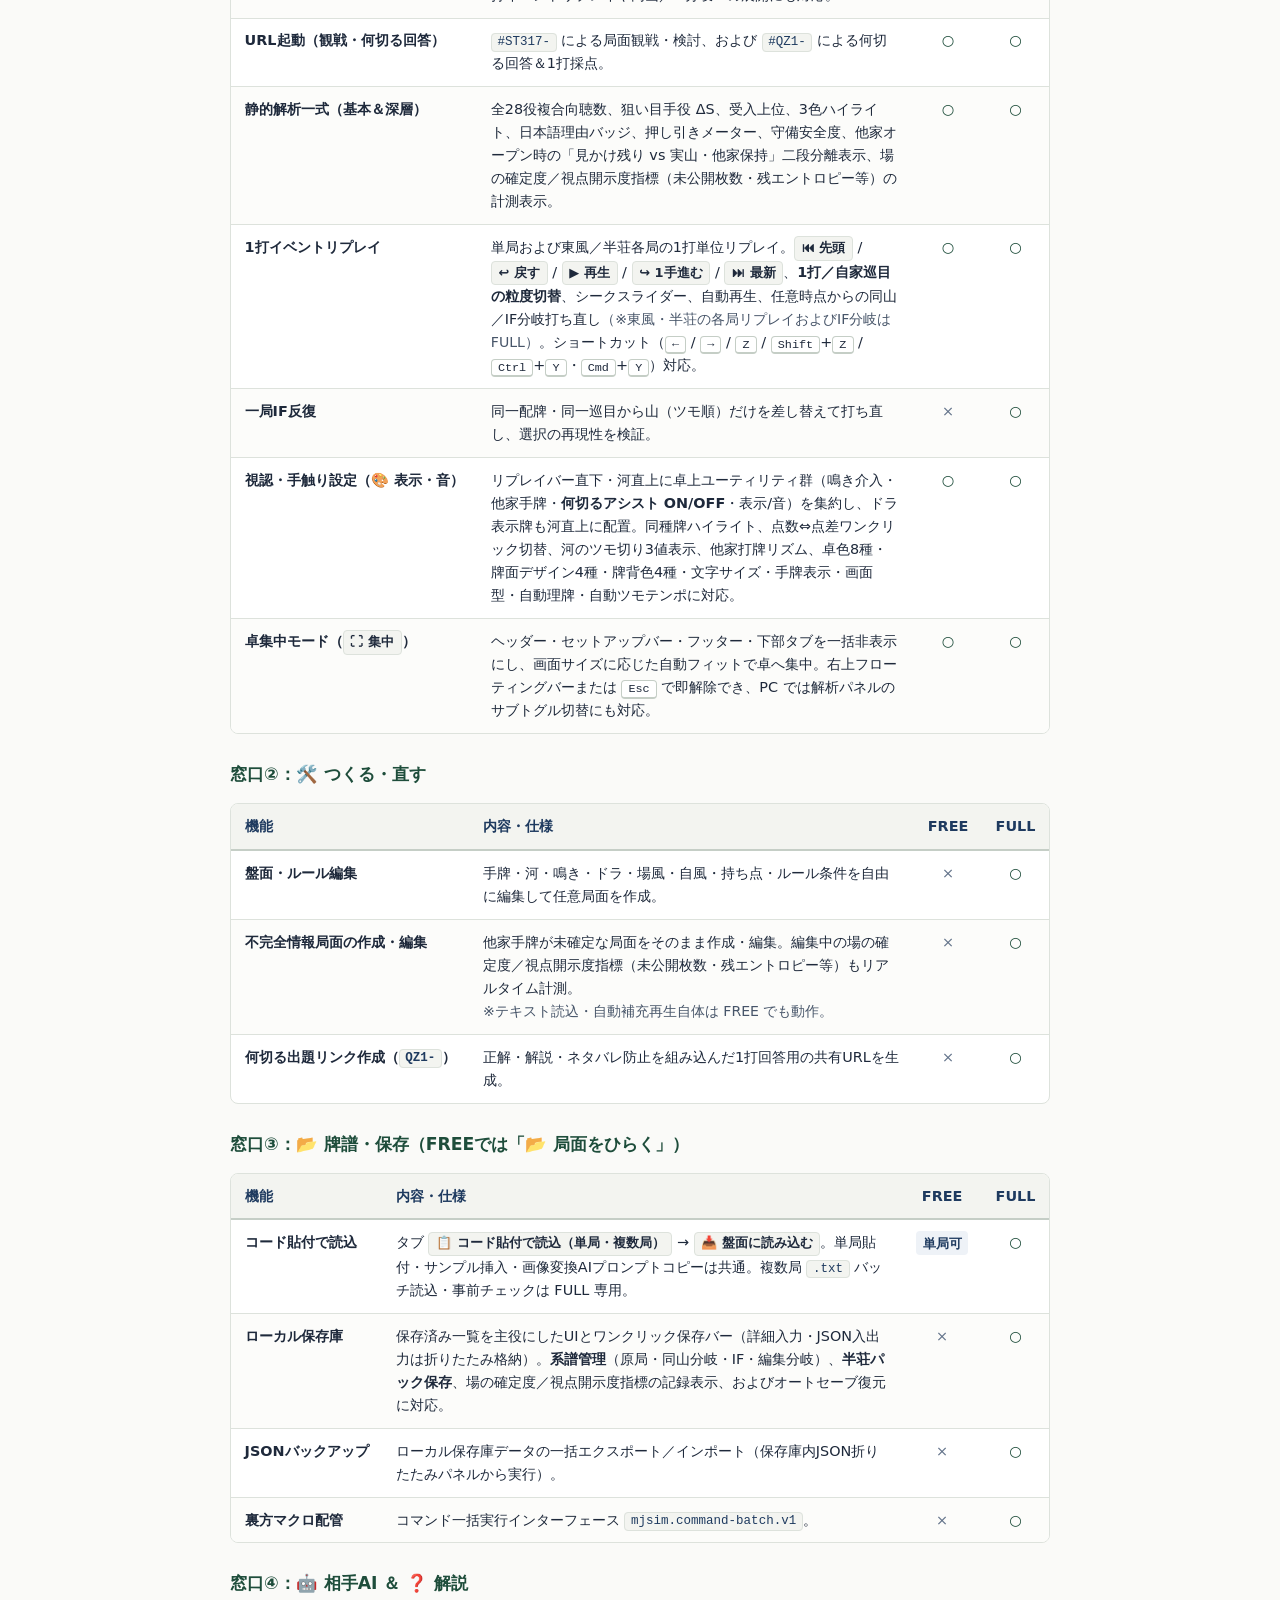
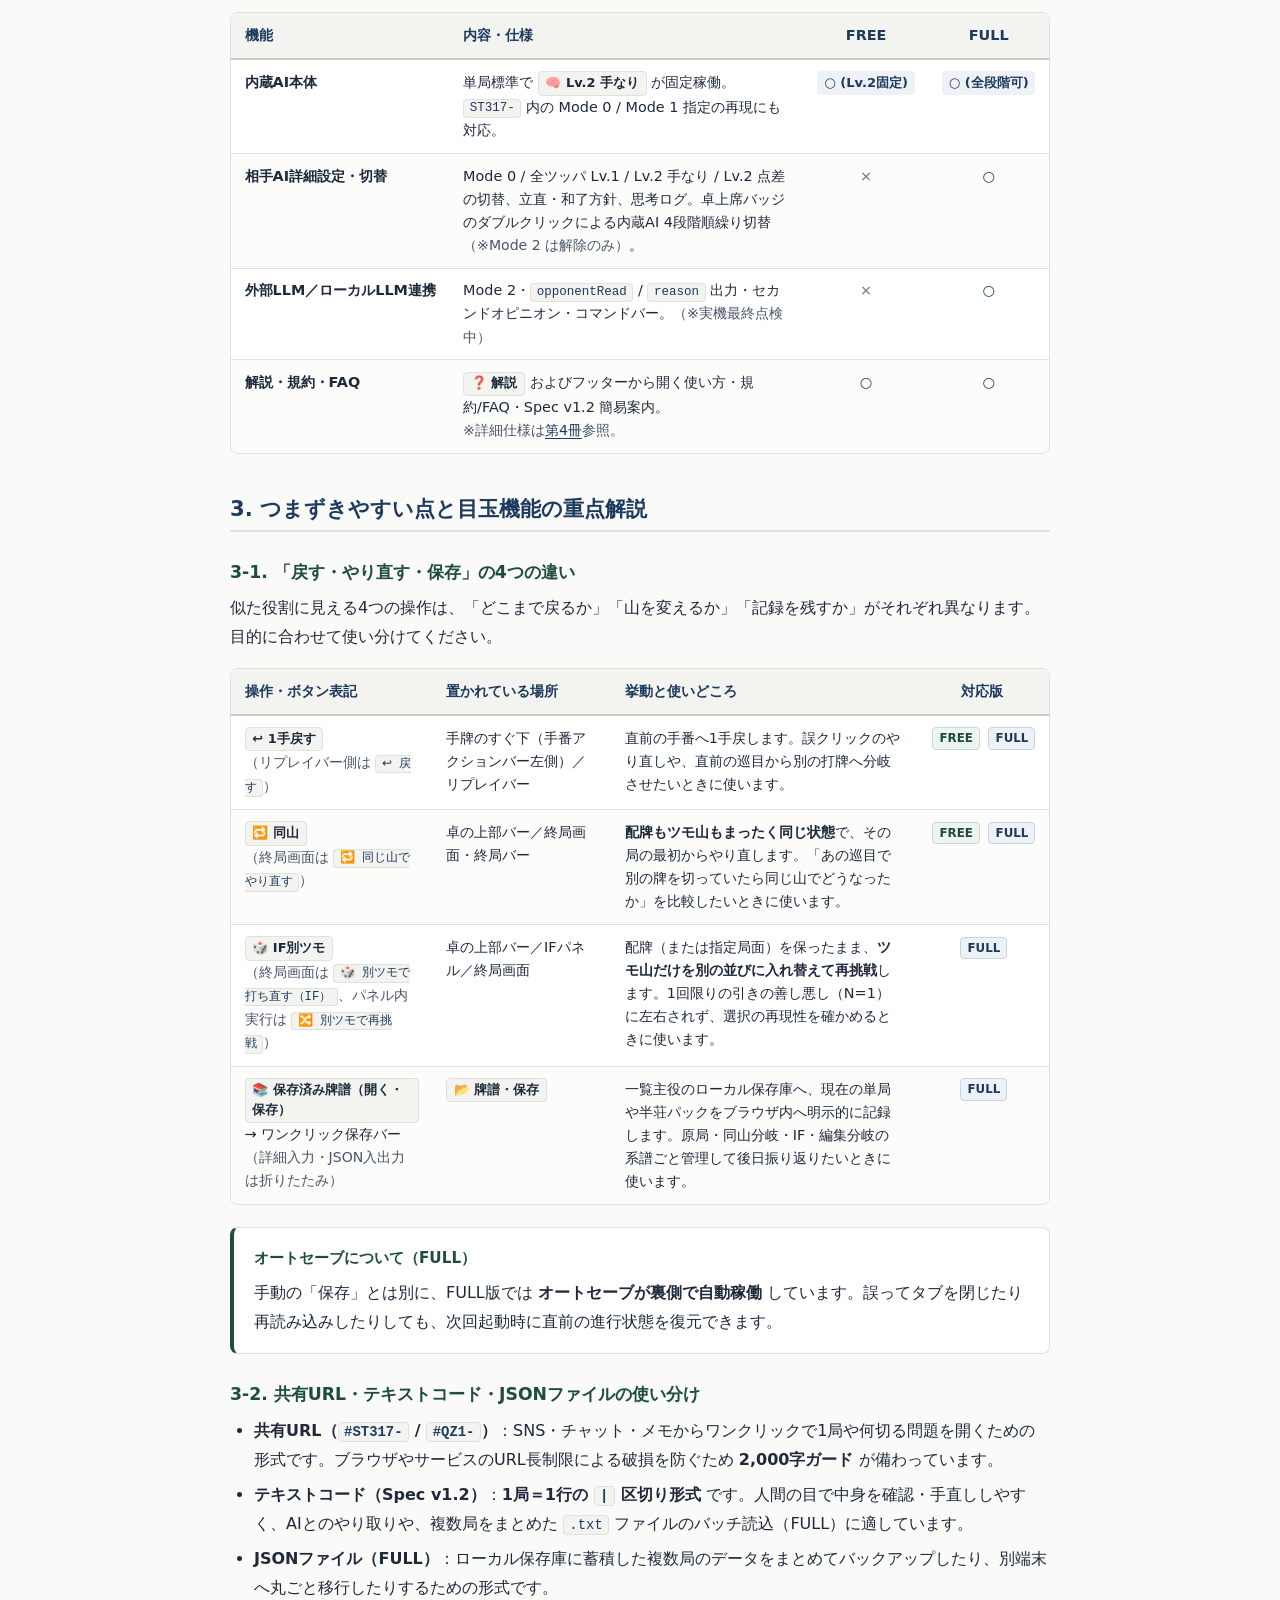
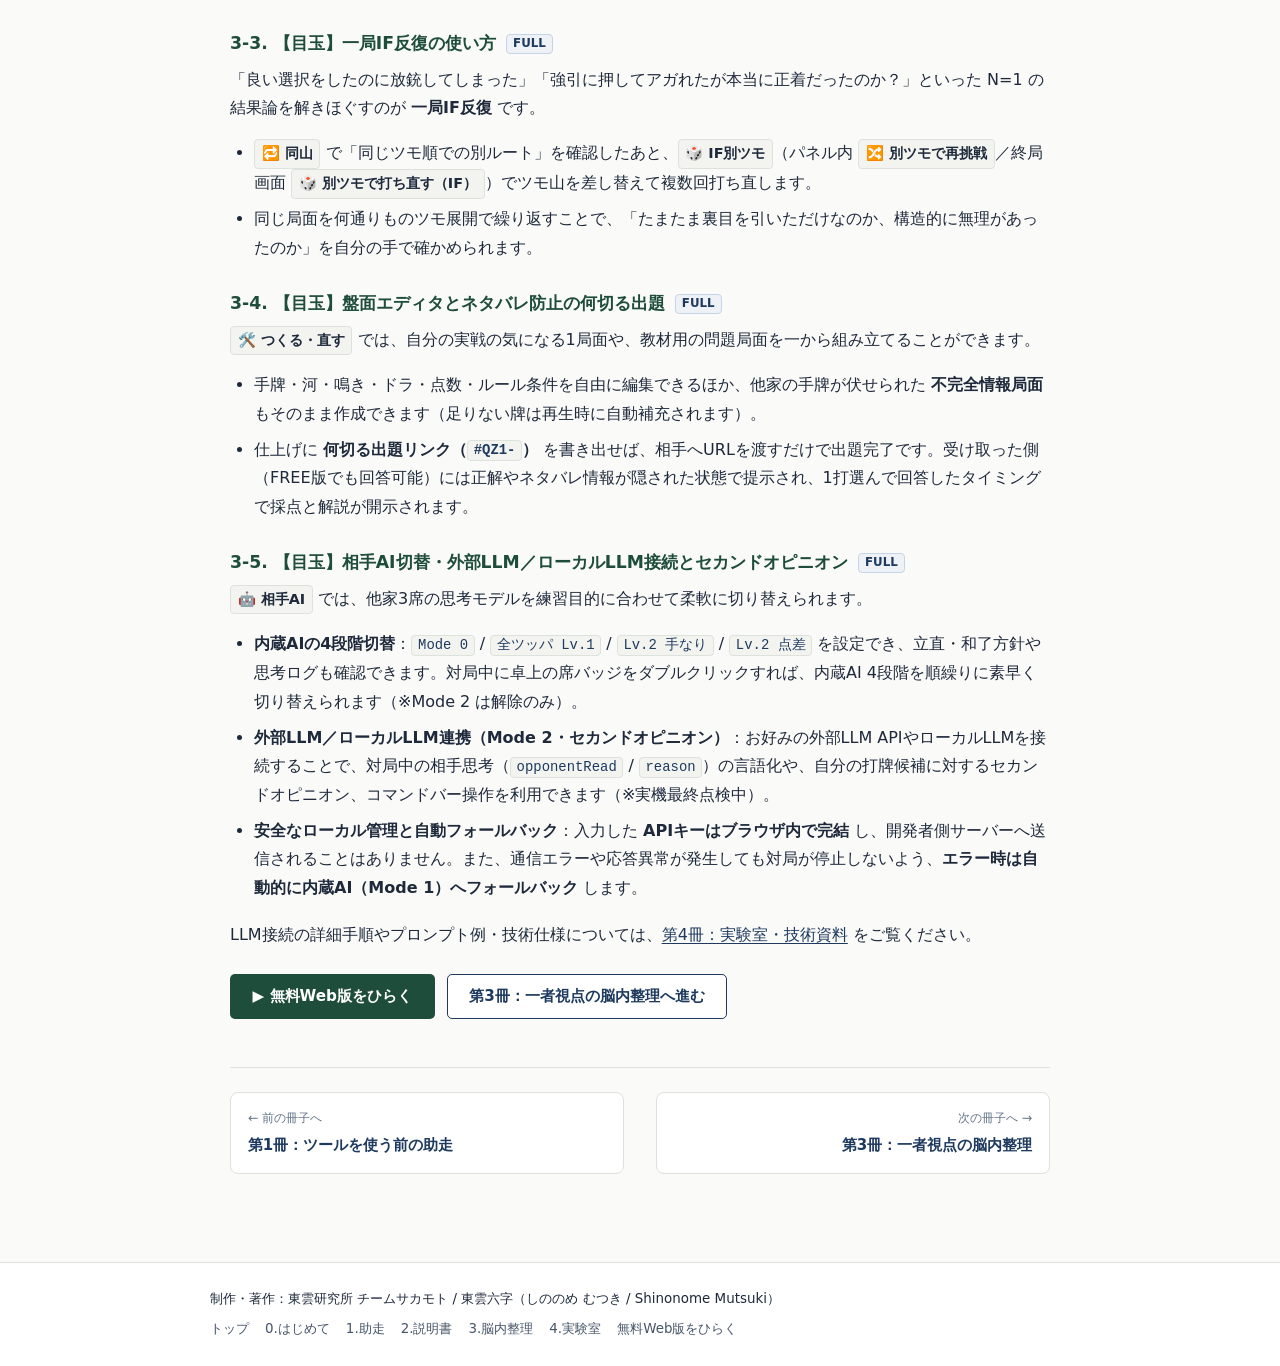
<file: 02-manual/index.html>
<!DOCTYPE html>
<html lang="ja">
<head>
  <meta charset="UTF-8">
  <meta name="viewport" content="width=device-width, initial-scale=1.0">
  <title>第2冊：ツールの基本説明書｜東雲牌譜ベンチ</title>
  <link rel="stylesheet" href="../assets/style.css">
</head>
<body>
  <header class="site-header">
    <div class="header-inner">
      <a class="site-brand" href="../index.html">東雲牌譜ベンチ</a>
      <nav class="site-nav" aria-label="サイトナビゲーション">
        <a href="../index.html">トップ</a>
        <a href="../00-intro/index.html">0.はじめて</a>
        <a href="../01-primer/index.html">1.助走</a>
        <a href="../02-manual/index.html" class="active" aria-current="page">2.説明書</a>
        <a href="../03-thinking/index.html">3.脳内整理</a>
        <a href="../04-lab/index.html">4.実験室</a>
        <a href="../app/free.html" class="nav-app" target="_blank" rel="noopener">無料版をひらく</a>
      </nav>
    </div>
  </header>

  <main class="container">
    <p class="breadcrumb"><a href="../index.html">トップ</a> / 第2冊：ツールの基本説明書</p>
    <span class="book-label">第2冊</span>
    <h1 class="page-title">ツールの基本説明書</h1>
    <p class="page-lead">
      全機能の一覧（FREE / FULL 対応比較）と、操作で迷いやすいポイント・目玉機能の実践的な使い方をまとめたリファレンスです。
    </p>

    <nav class="toc" aria-label="目次">
      <p class="toc-title">この冊子の目次</p>
      <ol>
        <li><a href="#sec-1">はじめに：まず試す2つのこと ＆ できること・できないこと</a></li>
        <li><a href="#sec-2">画面構成と全機能一覧（FREE / FULL 対応表）</a></li>
        <li><a href="#sec-3">つまずきやすい点と目玉機能の重点解説</a></li>
      </ol>
    </nav>

    <!-- ============================================================ -->
    <section id="sec-1">
      <h2>1. はじめに：まず試す2つのこと ＆ できること・できないこと</h2>

      <h3>まず試す2つのこと</h3>
      <ol class="step-list">
        <li>
          <strong>1局打ち切る</strong><br>
          アプリを開いた初回から、他家3席では内蔵線形AI（<code>Lv.2 手なり</code>）が自動稼働しています。自分の手番で切る牌を選んでいくだけで、そのまま1局を進行・完結できます。終局時には「次の局へ」「<span class="ui-label">🔁 同じ山でやり直す</span>」「<span class="ui-label">🎲 別ツモで打ち直す（IF）</span> <span class="tag-full">FULL</span>」からすぐ次の検討へ移れます。
        </li>
        <li>
          <strong>共有URLを開く</strong><br>
          <code>#ST317-</code>（局面・牌譜の観戦）や <code>#QZ1-</code>（何切る出題・1打回答）のハッシュ付きURLをブラウザで開くだけで、該当局面が直接立ち上がり、そのまま再生・回答できます。
        </li>
      </ol>

      <h3>できること・できないこと</h3>
      <div class="info-grid">
        <div class="info-box">
          <h4>動作方式（エアギャップ方式）</h4>
          <p>
            ブラウザ単体で完結して動作するローカル完結設計です。<strong>対人オンライン通信やサーバーへの盤面送信はありません</strong>（FULL版で外部LLM／ローカルLLM接続を明示的に有効にした場合のみ、ユーザー自身が設定した接続先へ通信します）。
          </p>
        </div>
        <div class="info-box">
          <h4>非対応の範囲</h4>
          <p>
            四人打ち標準ルールを対象としています。<strong>三人麻雀（三麻）</strong>、<strong>特殊ローカル役</strong>、および <strong>途中流局の自動処理</strong>（九種九牌・四風連打・四槓散了・四家立直・三家和など）には対応していません。
          </p>
        </div>
      </div>
    </section>

    <!-- ============================================================ -->
    <section id="sec-2">
      <h2>2. 画面構成と全機能一覧（FREE / FULL 対応表）</h2>
      <p>
        無料Web版（FREE）の上部窓口は、観戦・単局練習・静的解析に絞った <strong><span class="ui-label">📂 局面をひらく</span> / <span class="ui-label">❓ 解説</span> の2窓口構成</strong> です。完全版（FULL）では <span class="ui-label">🛠️ つくる・直す</span> / <span class="ui-label">📂 牌譜・保存</span> / <span class="ui-label">🤖 相手AI</span> / <span class="ui-label">❓ 解説</span> の4窓口がすべて揃います。
      </p>

      <!-- 窓口① -->
      <h3>窓口①：プレイ卓 ＆ 静的解析</h3>
      <div class="table-wrap">
        <table>
          <thead>
            <tr>
              <th>機能</th>
              <th>内容・仕様</th>
              <th class="col-center">FREE</th>
              <th class="col-center">FULL</th>
            </tr>
          </thead>
          <tbody>
            <tr>
              <td class="col-nowrap"><strong>単局練習</strong></td>
              <td>配牌から終局まで1局を打ち切る基本練習。<br><span class="note-text">※FREE の URL 起動時は観戦・回答を優先するため「🆕 単局配牌」「🔁 同山」を一時非表示。</span></td>
              <td class="col-center"><span class="mark-yes">○</span></td>
              <td class="col-center"><span class="mark-yes">○</span></td>
            </tr>
            <tr>
              <td class="col-nowrap"><strong>東風戦／半荘戦</strong></td>
              <td>複数局を通した点棒推移・オーラス条件戦の対局練習。各局の1打イベントリプレイや同山／IF分岐への展開にも対応。</td>
              <td class="col-center"><span class="mark-no">×</span></td>
              <td class="col-center"><span class="mark-yes">○</span></td>
            </tr>
            <tr>
              <td class="col-nowrap"><strong>URL起動（観戦・何切る回答）</strong></td>
              <td><code>#ST317-</code> による局面観戦・検討、および <code>#QZ1-</code> による何切る回答＆1打採点。</td>
              <td class="col-center"><span class="mark-yes">○</span></td>
              <td class="col-center"><span class="mark-yes">○</span></td>
            </tr>
            <tr>
              <td class="col-nowrap"><strong>静的解析一式（基本＆深層）</strong></td>
              <td>全28役複合向聴数、狙い目手役 ΔS、受入上位、3色ハイライト、日本語理由バッジ、押し引きメーター、守備安全度、他家オープン時の「見かけ残り vs 実山・他家保持」二段分離表示、場の確定度／視点開示度指標（未公開枚数・残エントロピー等）の計測表示。</td>
              <td class="col-center"><span class="mark-yes">○</span></td>
              <td class="col-center"><span class="mark-yes">○</span></td>
            </tr>
            <tr>
              <td class="col-nowrap"><strong>1打イベントリプレイ</strong></td>
              <td>単局および東風／半荘各局の1打単位リプレイ。<span class="ui-label">⏮ 先頭</span> / <span class="ui-label">↩ 戻す</span> / <span class="ui-label">▶ 再生</span> / <span class="ui-label">↪ 1手進む</span> / <span class="ui-label">⏭ 最新</span>、<strong>1打／自家巡目の粒度切替</strong>、シークスライダー、自動再生、任意時点からの同山／IF分岐打ち直し<span class="note-text">（※東風・半荘の各局リプレイおよびIF分岐は FULL）</span>。ショートカット（<kbd>←</kbd> / <kbd>→</kbd> / <kbd>Z</kbd> / <kbd>Shift</kbd>+<kbd>Z</kbd> / <kbd>Ctrl</kbd>+<kbd>Y</kbd>・<kbd>Cmd</kbd>+<kbd>Y</kbd>）対応。</td>
              <td class="col-center"><span class="mark-yes">○</span></td>
              <td class="col-center"><span class="mark-yes">○</span></td>
            </tr>
            <tr>
              <td class="col-nowrap"><strong>一局IF反復</strong></td>
              <td>同一配牌・同一巡目から山（ツモ順）だけを差し替えて打ち直し、選択の再現性を検証。</td>
              <td class="col-center"><span class="mark-no">×</span></td>
              <td class="col-center"><span class="mark-yes">○</span></td>
            </tr>
            <tr>
              <td class="col-nowrap"><strong>視認・手触り設定（🎨 表示・音）</strong></td>
              <td>リプレイバー直下・河直上に卓上ユーティリティ群（鳴き介入・他家手牌・<strong>何切るアシスト ON/OFF</strong>・表示/音）を集約し、ドラ表示牌も河直上に配置。同種牌ハイライト、点数⇔点差ワンクリック切替、河のツモ切り3値表示、他家打牌リズム、卓色8種・牌面デザイン4種・牌背色4種・文字サイズ・手牌表示・画面型・自動理牌・自動ツモテンポに対応。</td>
              <td class="col-center"><span class="mark-yes">○</span></td>
              <td class="col-center"><span class="mark-yes">○</span></td>
            </tr>
            <tr>
              <td class="col-nowrap"><strong>卓集中モード（<span class="ui-label">⛶ 集中</span>）</strong></td>
              <td>ヘッダー・セットアップバー・フッター・下部タブを一括非表示にし、画面サイズに応じた自動フィットで卓へ集中。右上フローティングバーまたは <kbd>Esc</kbd> で即解除でき、PC では解析パネルのサブトグル切替にも対応。</td>
              <td class="col-center"><span class="mark-yes">○</span></td>
              <td class="col-center"><span class="mark-yes">○</span></td>
            </tr>
          </tbody>
        </table>
      </div>

      <!-- 窓口② -->
      <h3>窓口②：🛠️ つくる・直す</h3>
      <div class="table-wrap">
        <table>
          <thead>
            <tr>
              <th>機能</th>
              <th>内容・仕様</th>
              <th class="col-center">FREE</th>
              <th class="col-center">FULL</th>
            </tr>
          </thead>
          <tbody>
            <tr>
              <td class="col-nowrap"><strong>盤面・ルール編集</strong></td>
              <td>手牌・河・鳴き・ドラ・場風・自風・持ち点・ルール条件を自由に編集して任意局面を作成。</td>
              <td class="col-center"><span class="mark-no">×</span></td>
              <td class="col-center"><span class="mark-yes">○</span></td>
            </tr>
            <tr>
              <td class="col-nowrap"><strong>不完全情報局面の作成・編集</strong></td>
              <td>他家手牌が未確定な局面をそのまま作成・編集。編集中の場の確定度／視点開示度指標（未公開枚数・残エントロピー等）もリアルタイム計測。<br><span class="note-text">※テキスト読込・自動補充再生自体は FREE でも動作。</span></td>
              <td class="col-center"><span class="mark-no">×</span></td>
              <td class="col-center"><span class="mark-yes">○</span></td>
            </tr>
            <tr>
              <td class="col-nowrap"><strong>何切る出題リンク作成（<code>QZ1-</code>）</strong></td>
              <td>正解・解説・ネタバレ防止を組み込んだ1打回答用の共有URLを生成。</td>
              <td class="col-center"><span class="mark-no">×</span></td>
              <td class="col-center"><span class="mark-yes">○</span></td>
            </tr>
          </tbody>
        </table>
      </div>

      <!-- 窓口③ -->
      <h3>窓口③：📂 牌譜・保存（FREEでは「📂 局面をひらく」）</h3>
      <div class="table-wrap">
        <table>
          <thead>
            <tr>
              <th>機能</th>
              <th>内容・仕様</th>
              <th class="col-center">FREE</th>
              <th class="col-center">FULL</th>
            </tr>
          </thead>
          <tbody>
            <tr>
              <td class="col-nowrap"><strong>コード貼付で読込</strong></td>
              <td>タブ <span class="ui-label">📋 コード貼付で読込（単局・複数局）</span> → <span class="ui-label">📥 盤面に読み込む</span>。単局貼付・サンプル挿入・画像変換AIプロンプトコピーは共通。複数局 <code>.txt</code> バッチ読込・事前チェックは FULL 専用。</td>
              <td class="col-center"><span class="mark-part">単局可</span></td>
              <td class="col-center"><span class="mark-yes">○</span></td>
            </tr>
            <tr>
              <td class="col-nowrap"><strong>ローカル保存庫</strong></td>
              <td>保存済み一覧を主役にしたUIとワンクリック保存バー（詳細入力・JSON入出力は折りたたみ格納）。<strong>系譜管理</strong>（原局・同山分岐・IF・編集分岐）、<strong>半荘パック保存</strong>、場の確定度／視点開示度指標の記録表示、およびオートセーブ復元に対応。</td>
              <td class="col-center"><span class="mark-no">×</span></td>
              <td class="col-center"><span class="mark-yes">○</span></td>
            </tr>
            <tr>
              <td class="col-nowrap"><strong>JSONバックアップ</strong></td>
              <td>ローカル保存庫データの一括エクスポート／インポート（保存庫内JSON折りたたみパネルから実行）。</td>
              <td class="col-center"><span class="mark-no">×</span></td>
              <td class="col-center"><span class="mark-yes">○</span></td>
            </tr>
            <tr>
              <td class="col-nowrap"><strong>裏方マクロ配管</strong></td>
              <td>コマンド一括実行インターフェース <code>mjsim.command-batch.v1</code>。</td>
              <td class="col-center"><span class="mark-no">×</span></td>
              <td class="col-center"><span class="mark-yes">○</span></td>
            </tr>
          </tbody>
        </table>
      </div>

      <!-- 窓口④ -->
      <h3>窓口④：🤖 相手AI ＆ ❓ 解説</h3>
      <div class="table-wrap">
        <table>
          <thead>
            <tr>
              <th>機能</th>
              <th>内容・仕様</th>
              <th class="col-center">FREE</th>
              <th class="col-center">FULL</th>
            </tr>
          </thead>
          <tbody>
            <tr>
              <td class="col-nowrap"><strong>内蔵AI本体</strong></td>
              <td>単局標準で <span class="ui-label">🧠 Lv.2 手なり</span> が固定稼働。<code>ST317-</code> 内の Mode 0 / Mode 1 指定の再現にも対応。</td>
              <td class="col-center"><span class="mark-part">○ (Lv.2固定)</span></td>
              <td class="col-center"><span class="mark-part">○ (全段階可)</span></td>
            </tr>
            <tr>
              <td class="col-nowrap"><strong>相手AI詳細設定・切替</strong></td>
              <td>Mode 0 / 全ツッパ Lv.1 / Lv.2 手なり / Lv.2 点差の切替、立直・和了方針、思考ログ。卓上席バッジのダブルクリックによる内蔵AI 4段階順繰り切替<span class="note-text">（※Mode 2 は解除のみ）</span>。</td>
              <td class="col-center"><span class="mark-no">×</span></td>
              <td class="col-center"><span class="mark-yes">○</span></td>
            </tr>
            <tr>
              <td class="col-nowrap"><strong>外部LLM／ローカルLLM連携</strong></td>
              <td>Mode 2・<code>opponentRead</code> / <code>reason</code> 出力・セカンドオピニオン・コマンドバー。<span class="note-text">（※実機最終点検中）</span></td>
              <td class="col-center"><span class="mark-no">×</span></td>
              <td class="col-center"><span class="mark-yes">○</span></td>
            </tr>
            <tr>
              <td class="col-nowrap"><strong>解説・規約・FAQ</strong></td>
              <td><span class="ui-label">❓ 解説</span> およびフッターから開く使い方・規約/FAQ・Spec v1.2 簡易案内。<br><span class="note-text">※詳細仕様は<a href="../04-lab/index.html">第4冊</a>参照。</span></td>
              <td class="col-center"><span class="mark-yes">○</span></td>
              <td class="col-center"><span class="mark-yes">○</span></td>
            </tr>
          </tbody>
        </table>
      </div>
    </section>

    <!-- ============================================================ -->
    <section id="sec-3">
      <h2>3. つまずきやすい点と目玉機能の重点解説</h2>

      <h3>3-1. 「戻す・やり直す・保存」の4つの違い</h3>
      <p>
        似た役割に見える4つの操作は、「どこまで戻るか」「山を変えるか」「記録を残すか」がそれぞれ異なります。目的に合わせて使い分けてください。
      </p>

      <div class="table-wrap">
        <table>
          <thead>
            <tr>
              <th>操作・ボタン表記</th>
              <th>置かれている場所</th>
              <th>挙動と使いどころ</th>
              <th class="col-center">対応版</th>
            </tr>
          </thead>
          <tbody>
            <tr>
              <td><span class="ui-label">↩ 1手戻す</span><br><span class="note-text">（リプレイバー側は <code>↩ 戻す</code>）</span></td>
              <td>手牌のすぐ下（手番アクションバー左側）／リプレイバー</td>
              <td>直前の手番へ1手戻します。誤クリックのやり直しや、直前の巡目から別の打牌へ分岐させたいときに使います。</td>
              <td class="col-center"><span class="tag-free">FREE</span> <span class="tag-full">FULL</span></td>
            </tr>
            <tr>
              <td><span class="ui-label">🔁 同山</span><br><span class="note-text">（終局画面は <code>🔁 同じ山でやり直す</code>）</span></td>
              <td>卓の上部バー／終局画面・終局バー</td>
              <td><strong>配牌もツモ山もまったく同じ状態</strong>で、その局の最初からやり直します。「あの巡目で別の牌を切っていたら同じ山でどうなったか」を比較したいときに使います。</td>
              <td class="col-center"><span class="tag-free">FREE</span> <span class="tag-full">FULL</span></td>
            </tr>
            <tr>
              <td><span class="ui-label">🎲 IF別ツモ</span><br><span class="note-text">（終局画面は <code>🎲 別ツモで打ち直す（IF）</code>、パネル内実行は <code>🔀 別ツモで再挑戦</code>）</span></td>
              <td>卓の上部バー／IFパネル／終局画面</td>
              <td>配牌（または指定局面）を保ったまま、<strong>ツモ山だけを別の並びに入れ替えて再挑戦</strong>します。1回限りの引きの善し悪し（N=1）に左右されず、選択の再現性を確かめるときに使います。</td>
              <td class="col-center"><span class="tag-full">FULL</span></td>
            </tr>
            <tr>
              <td><span class="ui-label">📚 保存済み牌譜（開く・保存）</span> → ワンクリック保存バー<br><span class="note-text">（詳細入力・JSON入出力は折りたたみ）</span></td>
              <td><span class="ui-label">📂 牌譜・保存</span></td>
              <td>一覧主役のローカル保存庫へ、現在の単局や半荘パックをブラウザ内へ明示的に記録します。原局・同山分岐・IF・編集分岐の系譜ごと管理して後日振り返りたいときに使います。</td>
              <td class="col-center"><span class="tag-full">FULL</span></td>
            </tr>
          </tbody>
        </table>
      </div>

      <div class="callout">
        <p class="callout-title">オートセーブについて（FULL）</p>
        <p>
          手動の「保存」とは別に、FULL版では <strong>オートセーブが裏側で自動稼働</strong> しています。誤ってタブを閉じたり再読み込みしたりしても、次回起動時に直前の進行状態を復元できます。
        </p>
      </div>

      <h3>3-2. 共有URL・テキストコード・JSONファイルの使い分け</h3>
      <ul>
        <li>
          <strong>共有URL（<code>#ST317-</code> / <code>#QZ1-</code>）</strong>：SNS・チャット・メモからワンクリックで1局や何切る問題を開くための形式です。ブラウザやサービスのURL長制限による破損を防ぐため <strong>2,000字ガード</strong> が備わっています。
        </li>
        <li>
          <strong>テキストコード（Spec v1.2）</strong>：<strong>1局＝1行の <code>|</code> 区切り形式</strong> です。人間の目で中身を確認・手直ししやすく、AIとのやり取りや、複数局をまとめた <code>.txt</code> ファイルのバッチ読込（FULL）に適しています。
        </li>
        <li>
          <strong>JSONファイル（FULL）</strong>：ローカル保存庫に蓄積した複数局のデータをまとめてバックアップしたり、別端末へ丸ごと移行したりするための形式です。
        </li>
      </ul>

      <h3>3-3. 【目玉】一局IF反復の使い方 <span class="tag-full">FULL</span></h3>
      <p>
        「良い選択をしたのに放銃してしまった」「強引に押してアガれたが本当に正着だったのか？」といった N=1 の結果論を解きほぐすのが <strong>一局IF反復</strong> です。
      </p>
      <ul>
        <li><span class="ui-label">🔁 同山</span> で「同じツモ順での別ルート」を確認したあと、<span class="ui-label">🎲 IF別ツモ</span>（パネル内 <span class="ui-label">🔀 別ツモで再挑戦</span>／終局画面 <span class="ui-label">🎲 別ツモで打ち直す（IF）</span>）でツモ山を差し替えて複数回打ち直します。</li>
        <li>同じ局面を何通りものツモ展開で繰り返すことで、「たまたま裏目を引いただけなのか、構造的に無理があったのか」を自分の手で確かめられます。</li>
      </ul>

      <h3>3-4. 【目玉】盤面エディタとネタバレ防止の何切る出題 <span class="tag-full">FULL</span></h3>
      <p>
        <span class="ui-label">🛠️ つくる・直す</span> では、自分の実戦の気になる1局面や、教材用の問題局面を一から組み立てることができます。
      </p>
      <ul>
        <li>手牌・河・鳴き・ドラ・点数・ルール条件を自由に編集できるほか、他家の手牌が伏せられた <strong>不完全情報局面</strong> もそのまま作成できます（足りない牌は再生時に自動補充されます）。</li>
        <li>仕上げに <strong>何切る出題リンク（<code>#QZ1-</code>）</strong> を書き出せば、相手へURLを渡すだけで出題完了です。受け取った側（FREE版でも回答可能）には正解やネタバレ情報が隠された状態で提示され、1打選んで回答したタイミングで採点と解説が開示されます。</li>
      </ul>

      <h3>3-5. 【目玉】相手AI切替・外部LLM／ローカルLLM接続とセカンドオピニオン <span class="tag-full">FULL</span></h3>
      <p>
        <span class="ui-label">🤖 相手AI</span> では、他家3席の思考モデルを練習目的に合わせて柔軟に切り替えられます。
      </p>
      <ul>
        <li>
          <strong>内蔵AIの4段階切替</strong>：<code>Mode 0</code> / <code>全ツッパ Lv.1</code> / <code>Lv.2 手なり</code> / <code>Lv.2 点差</code> を設定でき、立直・和了方針や思考ログも確認できます。対局中に卓上の席バッジをダブルクリックすれば、内蔵AI 4段階を順繰りに素早く切り替えられます（※Mode 2 は解除のみ）。
        </li>
        <li>
          <strong>外部LLM／ローカルLLM連携（Mode 2・セカンドオピニオン）</strong>：お好みの外部LLM APIやローカルLLMを接続することで、対局中の相手思考（<code>opponentRead</code> / <code>reason</code>）の言語化や、自分の打牌候補に対するセカンドオピニオン、コマンドバー操作を利用できます（※実機最終点検中）。
        </li>
        <li>
          <strong>安全なローカル管理と自動フォールバック</strong>：入力した <strong>APIキーはブラウザ内で完結</strong> し、開発者側サーバーへ送信されることはありません。また、通信エラーや応答異常が発生しても対局が停止しないよう、<strong>エラー時は自動的に内蔵AI（Mode 1）へフォールバック</strong> します。
        </li>
      </ul>
      <p>
        LLM接続の詳細手順やプロンプト例・技術仕様については、<a href="../04-lab/index.html">第4冊：実験室・技術資料</a> をご覧ください。
      </p>

      <div class="cta-row">
        <a class="btn btn-primary" href="../app/free.html" target="_blank" rel="noopener">▶ 無料Web版をひらく</a>
        <a class="btn btn-secondary" href="../03-thinking/index.html">第3冊：一者視点の脳内整理へ進む</a>
      </div>
    </section>

    <nav class="pager" aria-label="前後の冊子">
      <a class="pager-link" href="../01-primer/index.html">
        <span class="pager-dir">← 前の冊子へ</span>
        <span class="pager-title">第1冊：ツールを使う前の助走</span>
      </a>
      <a class="pager-link pager-next" href="../03-thinking/index.html">
        <span class="pager-dir">次の冊子へ →</span>
        <span class="pager-title">第3冊：一者視点の脳内整理</span>
      </a>
    </nav>
  </main>

  <footer class="site-footer">
    <div class="footer-inner">
      <p class="footer-credit">制作・著作：東雲研究所 チームサカモト / 東雲六字（しののめ むつき / Shinonome Mutsuki）</p>
      <p class="footer-links">
        <a href="../index.html">トップ</a>
        <a href="../00-intro/index.html">0.はじめて</a>
        <a href="../01-primer/index.html">1.助走</a>
        <a href="../02-manual/index.html">2.説明書</a>
        <a href="../03-thinking/index.html">3.脳内整理</a>
        <a href="../04-lab/index.html">4.実験室</a>
        <a href="../app/free.html" target="_blank" rel="noopener">無料Web版をひらく</a>
      </p>
    </div>
  </footer>
</body>
</html>
</file>
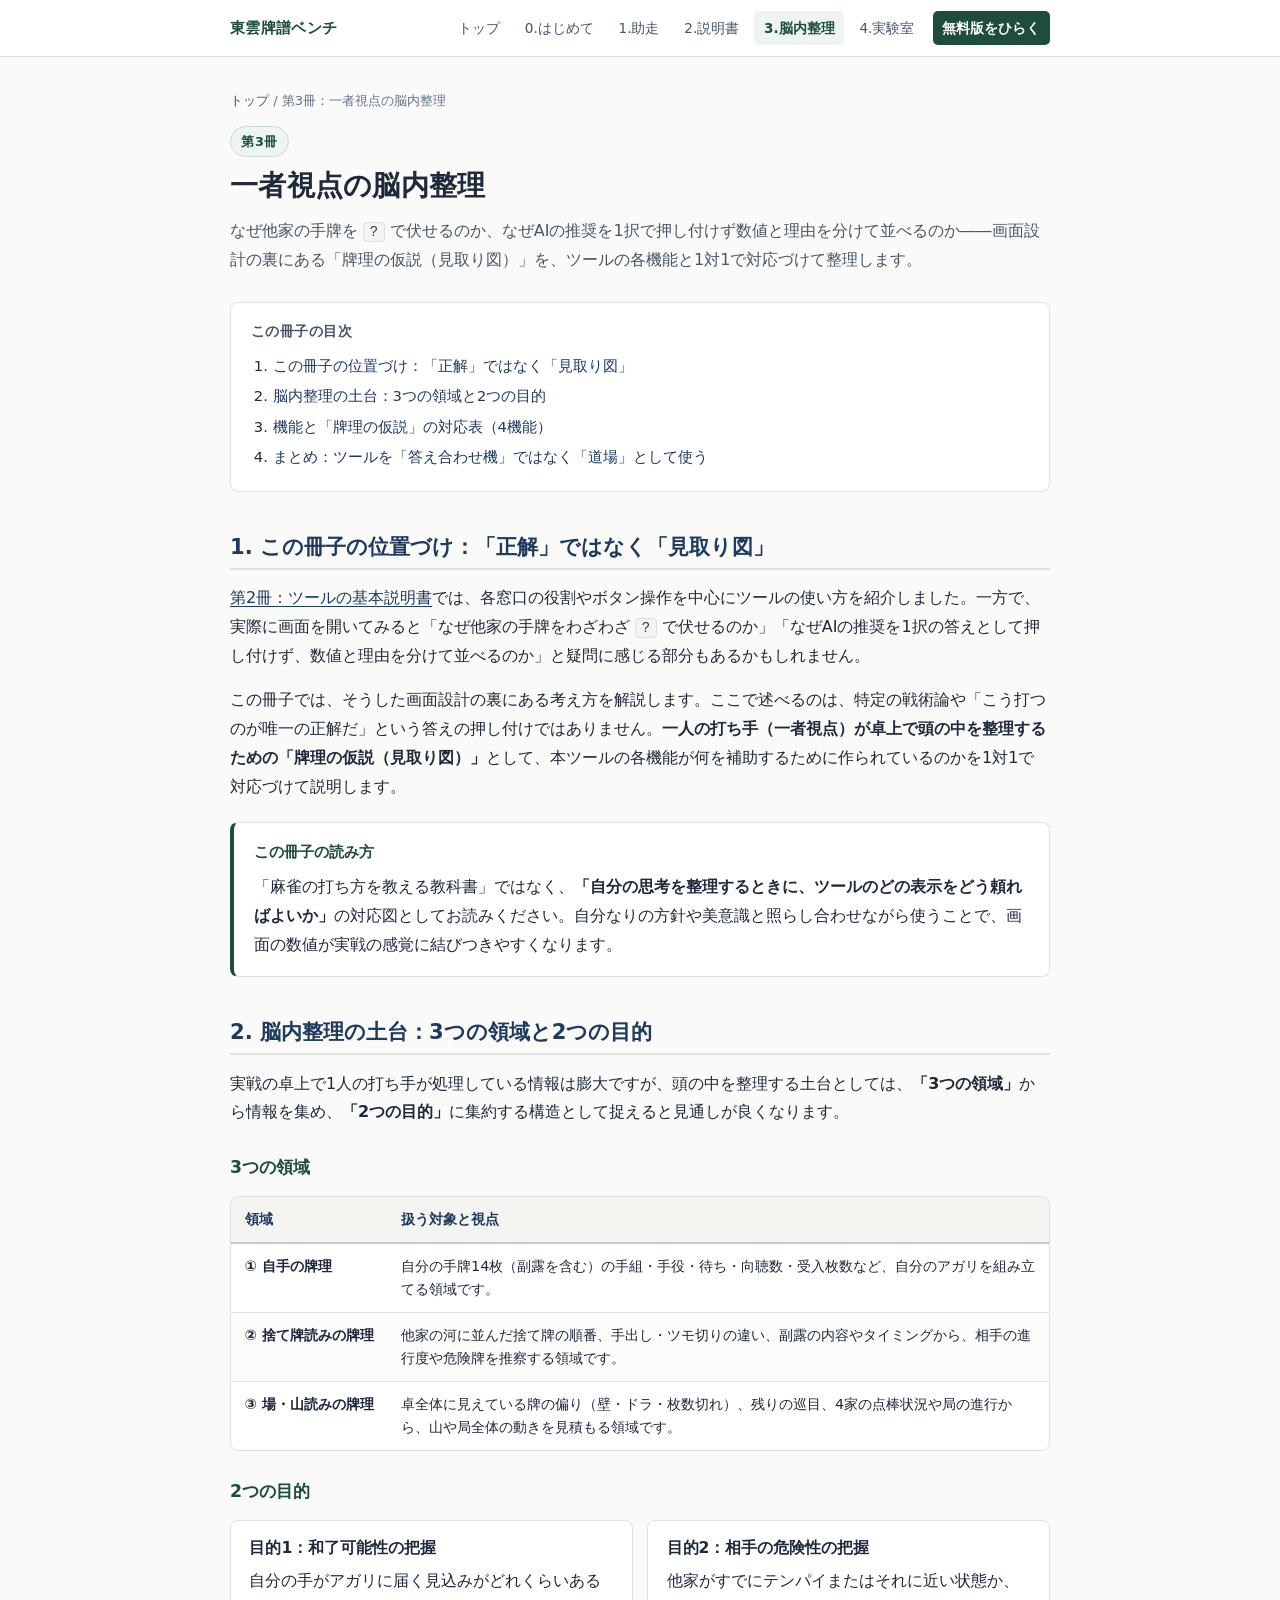
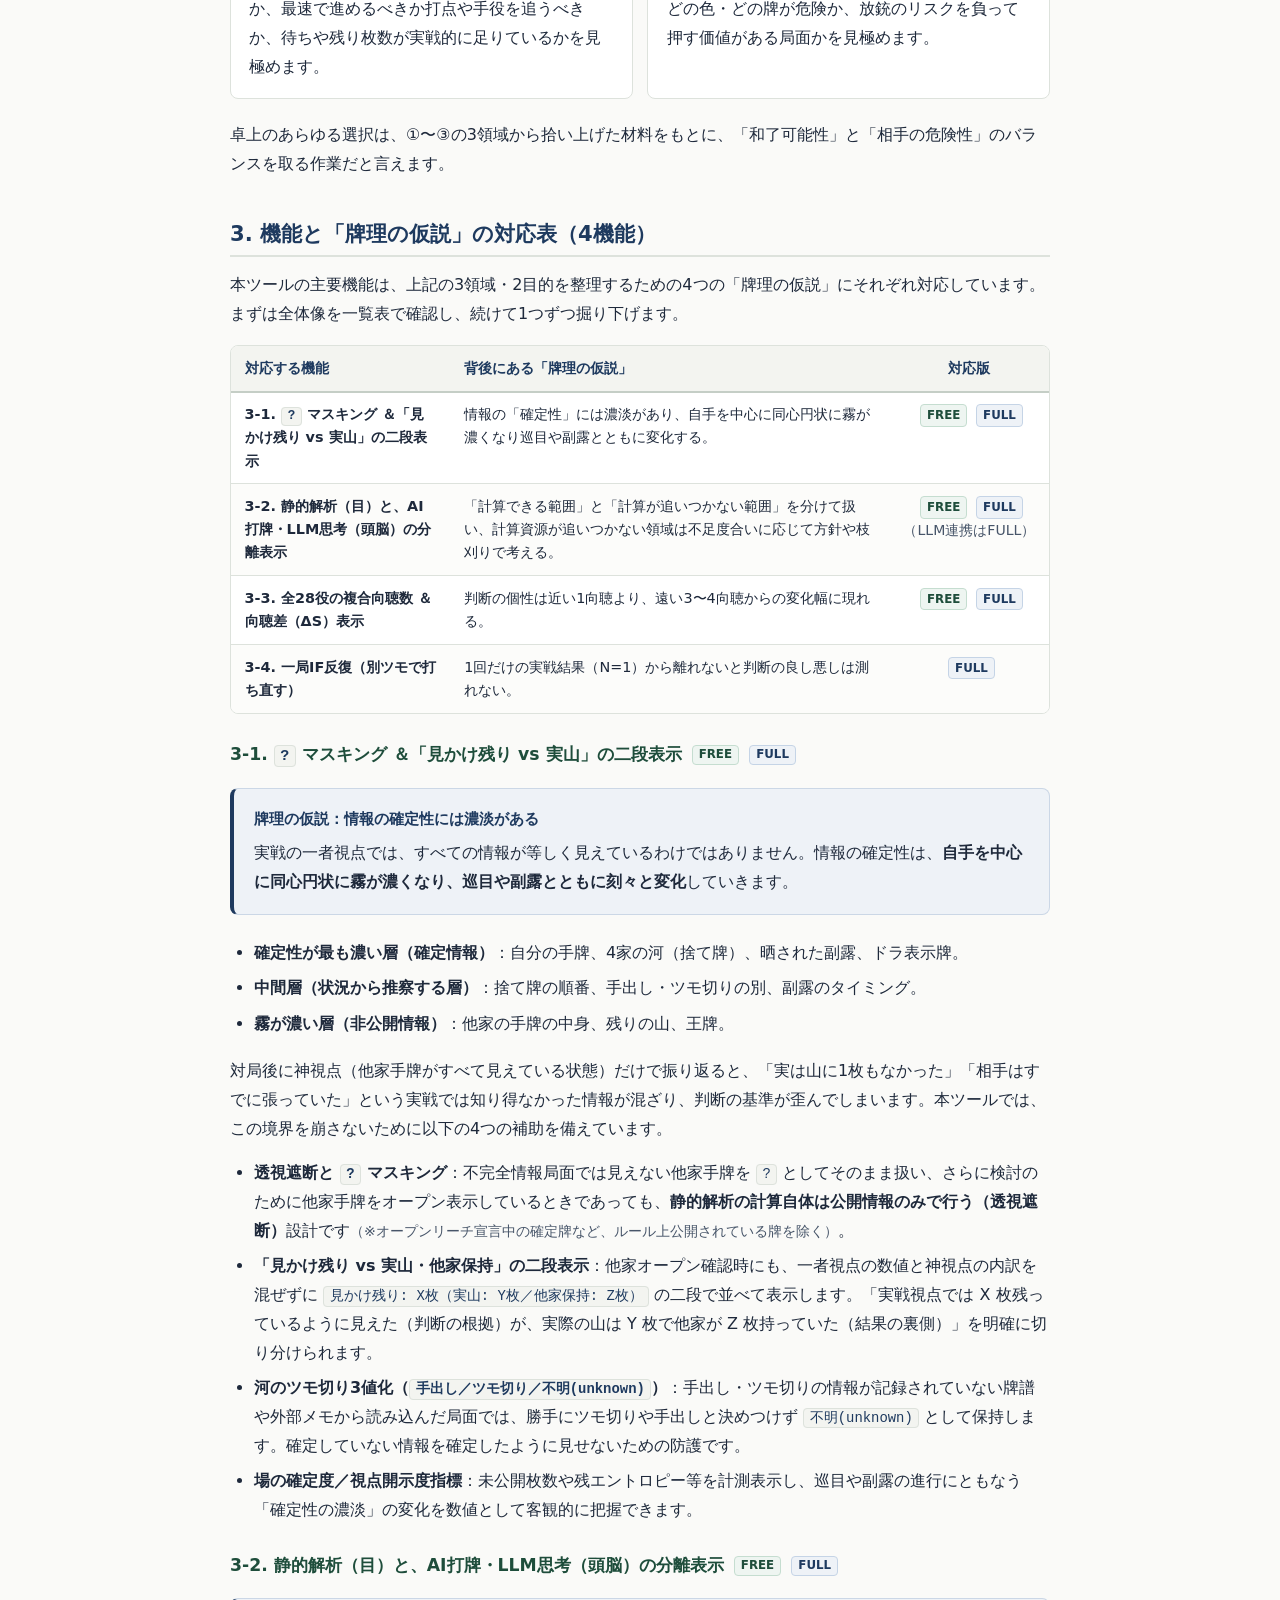
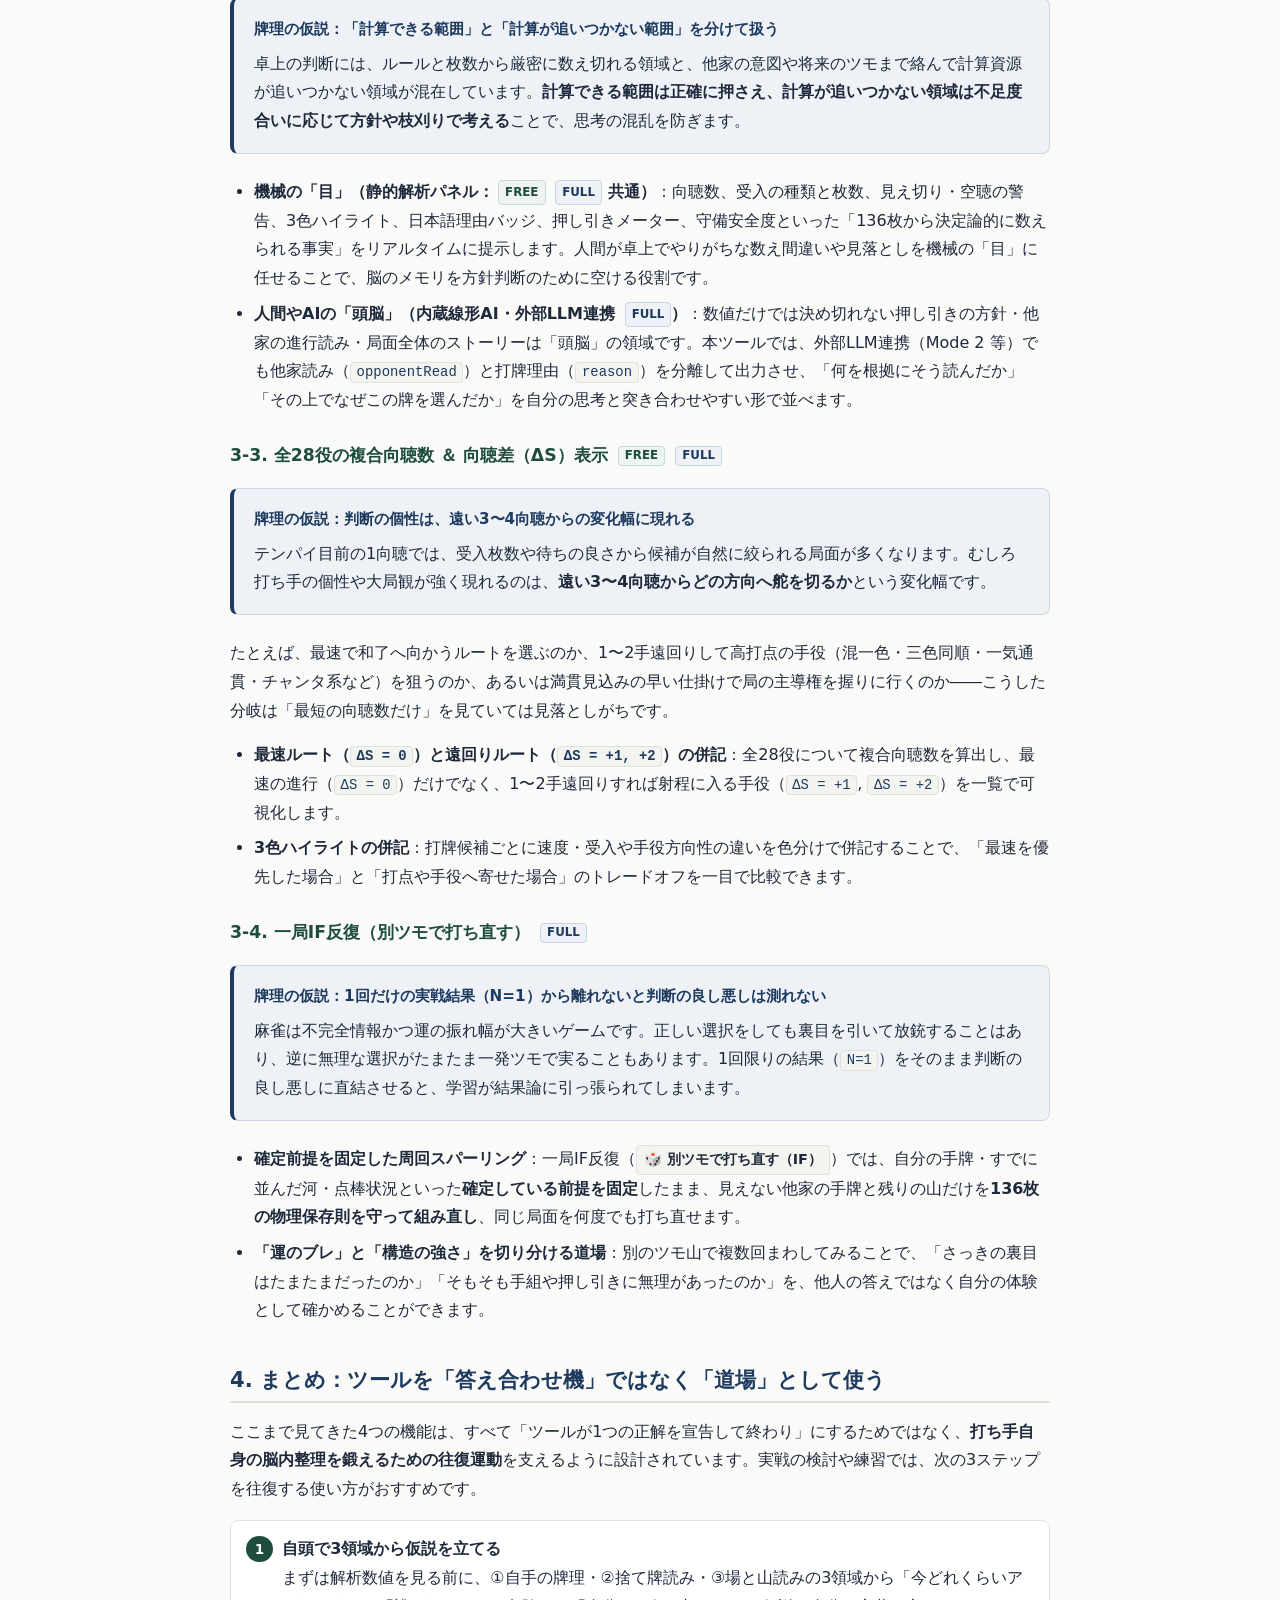
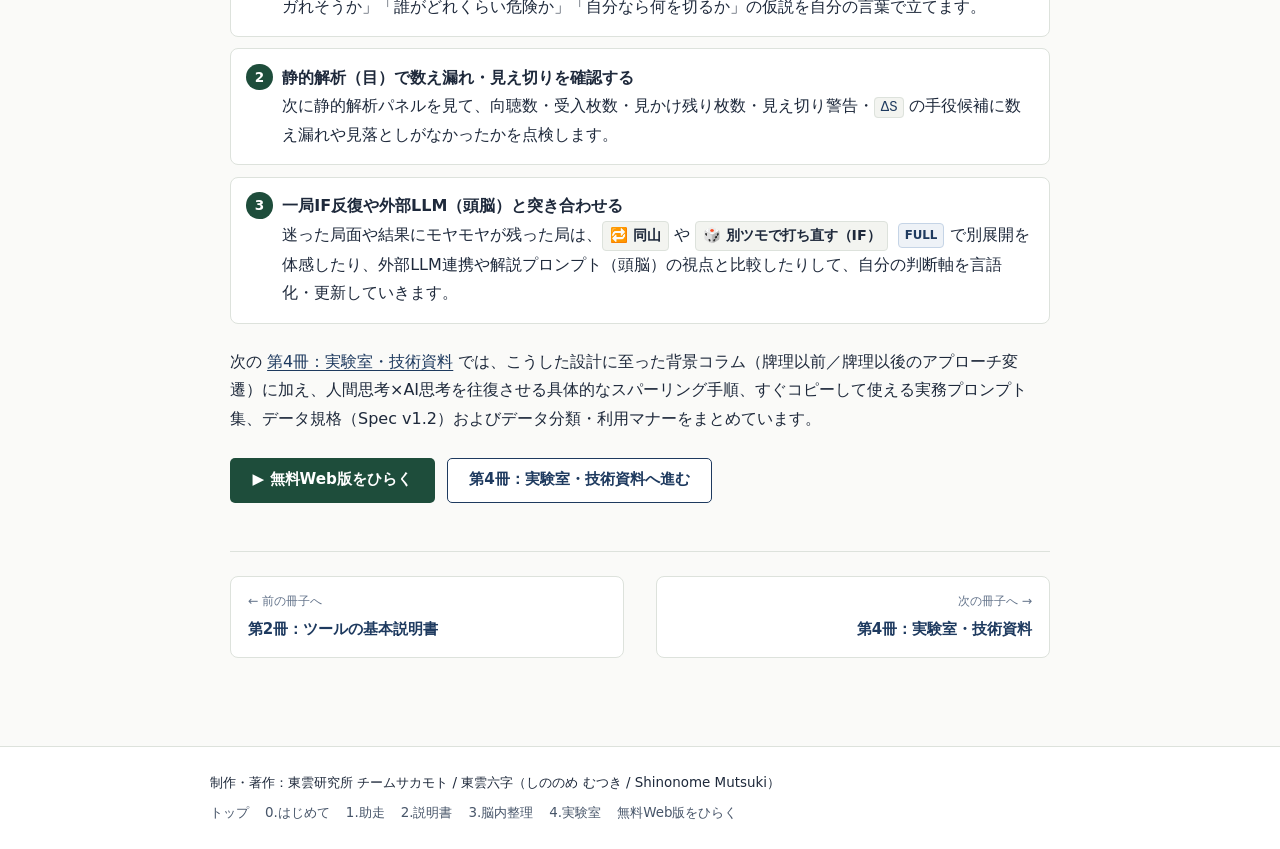
<file: 03-thinking/index.html>
<!DOCTYPE html>
<html lang="ja">
<head>
  <meta charset="UTF-8">
  <meta name="viewport" content="width=device-width, initial-scale=1.0">
  <title>第3冊：一者視点の脳内整理｜東雲牌譜ベンチ</title>
  <link rel="stylesheet" href="../assets/style.css">
</head>
<body>
  <header class="site-header">
    <div class="header-inner">
      <a class="site-brand" href="../index.html">東雲牌譜ベンチ</a>
      <nav class="site-nav" aria-label="サイトナビゲーション">
        <a href="../index.html">トップ</a>
        <a href="../00-intro/index.html">0.はじめて</a>
        <a href="../01-primer/index.html">1.助走</a>
        <a href="../02-manual/index.html">2.説明書</a>
        <a href="../03-thinking/index.html" class="active" aria-current="page">3.脳内整理</a>
        <a href="../04-lab/index.html">4.実験室</a>
        <a href="../app/free.html" class="nav-app" target="_blank" rel="noopener">無料版をひらく</a>
      </nav>
    </div>
  </header>

  <main class="container">
    <p class="breadcrumb"><a href="../index.html">トップ</a> / 第3冊：一者視点の脳内整理</p>
    <span class="book-label">第3冊</span>
    <h1 class="page-title">一者視点の脳内整理</h1>
    <p class="page-lead">
      なぜ他家の手牌を <code>?</code> で伏せるのか、なぜAIの推奨を1択で押し付けず数値と理由を分けて並べるのか――画面設計の裏にある「牌理の仮説（見取り図）」を、ツールの各機能と1対1で対応づけて整理します。
    </p>

    <nav class="toc" aria-label="目次">
      <p class="toc-title">この冊子の目次</p>
      <ol>
        <li><a href="#sec-1">この冊子の位置づけ：「正解」ではなく「見取り図」</a></li>
        <li><a href="#sec-2">脳内整理の土台：3つの領域と2つの目的</a></li>
        <li><a href="#sec-3">機能と「牌理の仮説」の対応表（4機能）</a></li>
        <li><a href="#sec-4">まとめ：ツールを「答え合わせ機」ではなく「道場」として使う</a></li>
      </ol>
    </nav>

    <!-- ============================================================ -->
    <section id="sec-1">
      <h2>1. この冊子の位置づけ：「正解」ではなく「見取り図」</h2>
      <p>
        <a href="../02-manual/index.html">第2冊：ツールの基本説明書</a>では、各窓口の役割やボタン操作を中心にツールの使い方を紹介しました。一方で、実際に画面を開いてみると「なぜ他家の手牌をわざわざ <code>?</code> で伏せるのか」「なぜAIの推奨を1択の答えとして押し付けず、数値と理由を分けて並べるのか」と疑問に感じる部分もあるかもしれません。
      </p>
      <p>
        この冊子では、そうした画面設計の裏にある考え方を解説します。ここで述べるのは、特定の戦術論や「こう打つのが唯一の正解だ」という答えの押し付けではありません。<strong>一人の打ち手（一者視点）が卓上で頭の中を整理するための「牌理の仮説（見取り図）」</strong>として、本ツールの各機能が何を補助するために作られているのかを1対1で対応づけて説明します。
      </p>

      <div class="callout">
        <p class="callout-title">この冊子の読み方</p>
        <p>
          「麻雀の打ち方を教える教科書」ではなく、<strong>「自分の思考を整理するときに、ツールのどの表示をどう頼ればよいか」</strong>の対応図としてお読みください。自分なりの方針や美意識と照らし合わせながら使うことで、画面の数値が実戦の感覚に結びつきやすくなります。
        </p>
      </div>
    </section>

    <!-- ============================================================ -->
    <section id="sec-2">
      <h2>2. 脳内整理の土台：3つの領域と2つの目的</h2>
      <p>
        実戦の卓上で1人の打ち手が処理している情報は膨大ですが、頭の中を整理する土台としては、<strong>「3つの領域」</strong>から情報を集め、<strong>「2つの目的」</strong>に集約する構造として捉えると見通しが良くなります。
      </p>

      <h3>3つの領域</h3>
      <div class="table-wrap">
        <table>
          <thead>
            <tr>
              <th>領域</th>
              <th>扱う対象と視点</th>
            </tr>
          </thead>
          <tbody>
            <tr>
              <td class="col-nowrap"><strong>① 自手の牌理</strong></td>
              <td>自分の手牌14枚（副露を含む）の手組・手役・待ち・向聴数・受入枚数など、自分のアガリを組み立てる領域です。</td>
            </tr>
            <tr>
              <td class="col-nowrap"><strong>② 捨て牌読みの牌理</strong></td>
              <td>他家の河に並んだ捨て牌の順番、手出し・ツモ切りの違い、副露の内容やタイミングから、相手の進行度や危険牌を推察する領域です。</td>
            </tr>
            <tr>
              <td class="col-nowrap"><strong>③ 場・山読みの牌理</strong></td>
              <td>卓全体に見えている牌の偏り（壁・ドラ・枚数切れ）、残りの巡目、4家の点棒状況や局の進行から、山や局全体の動きを見積もる領域です。</td>
            </tr>
          </tbody>
        </table>
      </div>

      <h3>2つの目的</h3>
      <div class="info-grid">
        <div class="info-box">
          <h4>目的1：和了可能性の把握</h4>
          <p>
            自分の手がアガリに届く見込みがどれくらいあるか、最速で進めるべきか打点や手役を追うべきか、待ちや残り枚数が実戦的に足りているかを見極めます。
          </p>
        </div>
        <div class="info-box">
          <h4>目的2：相手の危険性の把握</h4>
          <p>
            他家がすでにテンパイまたはそれに近い状態か、どの色・どの牌が危険か、放銃のリスクを負って押す価値がある局面かを見極めます。
          </p>
        </div>
      </div>
      <p>
        卓上のあらゆる選択は、①〜③の3領域から拾い上げた材料をもとに、「和了可能性」と「相手の危険性」のバランスを取る作業だと言えます。
      </p>
    </section>

    <!-- ============================================================ -->
    <section id="sec-3">
      <h2>3. 機能と「牌理の仮説」の対応表（4機能）</h2>
      <p>
        本ツールの主要機能は、上記の3領域・2目的を整理するための4つの「牌理の仮説」にそれぞれ対応しています。まずは全体像を一覧表で確認し、続けて1つずつ掘り下げます。
      </p>

      <div class="table-wrap">
        <table>
          <thead>
            <tr>
              <th>対応する機能</th>
              <th>背後にある「牌理の仮説」</th>
              <th class="col-center">対応版</th>
            </tr>
          </thead>
          <tbody>
            <tr>
              <td><strong>3-1. <code>?</code> マスキング ＆「見かけ残り vs 実山」の二段表示</strong></td>
              <td>情報の「確定性」には濃淡があり、自手を中心に同心円状に霧が濃くなり巡目や副露とともに変化する。</td>
              <td class="col-center"><span class="tag-free">FREE</span> <span class="tag-full">FULL</span></td>
            </tr>
            <tr>
              <td><strong>3-2. 静的解析（目）と、AI打牌・LLM思考（頭脳）の分離表示</strong></td>
              <td>「計算できる範囲」と「計算が追いつかない範囲」を分けて扱い、計算資源が追いつかない領域は不足度合いに応じて方針や枝刈りで考える。</td>
              <td class="col-center"><span class="tag-free">FREE</span> <span class="tag-full">FULL</span><br><span class="note-text">（LLM連携はFULL）</span></td>
            </tr>
            <tr>
              <td><strong>3-3. 全28役の複合向聴数 ＆ 向聴差（ΔS）表示</strong></td>
              <td>判断の個性は近い1向聴より、遠い3〜4向聴からの変化幅に現れる。</td>
              <td class="col-center"><span class="tag-free">FREE</span> <span class="tag-full">FULL</span></td>
            </tr>
            <tr>
              <td><strong>3-4. 一局IF反復（別ツモで打ち直す）</strong></td>
              <td>1回だけの実戦結果（N=1）から離れないと判断の良し悪しは測れない。</td>
              <td class="col-center"><span class="tag-full">FULL</span></td>
            </tr>
          </tbody>
        </table>
      </div>

      <!-- 3-1 -->
      <h3>3-1. <code>?</code> マスキング ＆「見かけ残り vs 実山」の二段表示 <span class="tag-free">FREE</span> <span class="tag-full">FULL</span></h3>
      <div class="callout callout-navy">
        <p class="callout-title">牌理の仮説：情報の確定性には濃淡がある</p>
        <p>
          実戦の一者視点では、すべての情報が等しく見えているわけではありません。情報の確定性は、<strong>自手を中心に同心円状に霧が濃くなり、巡目や副露とともに刻々と変化</strong>していきます。
        </p>
      </div>
      <ul>
        <li><strong>確定性が最も濃い層（確定情報）</strong>：自分の手牌、4家の河（捨て牌）、晒された副露、ドラ表示牌。</li>
        <li><strong>中間層（状況から推察する層）</strong>：捨て牌の順番、手出し・ツモ切りの別、副露のタイミング。</li>
        <li><strong>霧が濃い層（非公開情報）</strong>：他家の手牌の中身、残りの山、王牌。</li>
      </ul>
      <p>
        対局後に神視点（他家手牌がすべて見えている状態）だけで振り返ると、「実は山に1枚もなかった」「相手はすでに張っていた」という実戦では知り得なかった情報が混ざり、判断の基準が歪んでしまいます。本ツールでは、この境界を崩さないために以下の4つの補助を備えています。
      </p>
      <ul>
        <li>
          <strong>透視遮断と <code>?</code> マスキング</strong>：不完全情報局面では見えない他家手牌を <code>?</code> としてそのまま扱い、さらに検討のために他家手牌をオープン表示しているときであっても、<strong>静的解析の計算自体は公開情報のみで行う（透視遮断）</strong>設計です<span class="note-text">（※オープンリーチ宣言中の確定牌など、ルール上公開されている牌を除く）</span>。
        </li>
        <li>
          <strong>「見かけ残り vs 実山・他家保持」の二段表示</strong>：他家オープン確認時にも、一者視点の数値と神視点の内訳を混ぜずに <code>見かけ残り: X枚（実山: Y枚／他家保持: Z枚）</code> の二段で並べて表示します。「実戦視点では X 枚残っているように見えた（判断の根拠）が、実際の山は Y 枚で他家が Z 枚持っていた（結果の裏側）」を明確に切り分けられます。
        </li>
        <li>
          <strong>河のツモ切り3値化（<code>手出し／ツモ切り／不明(unknown)</code>）</strong>：手出し・ツモ切りの情報が記録されていない牌譜や外部メモから読み込んだ局面では、勝手にツモ切りや手出しと決めつけず <code>不明(unknown)</code> として保持します。確定していない情報を確定したように見せないための防護です。
        </li>
        <li>
          <strong>場の確定度／視点開示度指標</strong>：未公開枚数や残エントロピー等を計測表示し、巡目や副露の進行にともなう「確定性の濃淡」の変化を数値として客観的に把握できます。
        </li>
      </ul>

      <!-- 3-2 -->
      <h3>3-2. 静的解析（目）と、AI打牌・LLM思考（頭脳）の分離表示 <span class="tag-free">FREE</span> <span class="tag-full">FULL</span></h3>
      <div class="callout callout-navy">
        <p class="callout-title">牌理の仮説：「計算できる範囲」と「計算が追いつかない範囲」を分けて扱う</p>
        <p>
          卓上の判断には、ルールと枚数から厳密に数え切れる領域と、他家の意図や将来のツモまで絡んで計算資源が追いつかない領域が混在しています。<strong>計算できる範囲は正確に押さえ、計算が追いつかない領域は不足度合いに応じて方針や枝刈りで考える</strong>ことで、思考の混乱を防ぎます。
        </p>
      </div>
      <ul>
        <li>
          <strong>機械の「目」（静的解析パネル：<span class="tag-free">FREE</span> <span class="tag-full">FULL</span> 共通）</strong>：向聴数、受入の種類と枚数、見え切り・空聴の警告、3色ハイライト、日本語理由バッジ、押し引きメーター、守備安全度といった「136枚から決定論的に数えられる事実」をリアルタイムに提示します。人間が卓上でやりがちな数え間違いや見落としを機械の「目」に任せることで、脳のメモリを方針判断のために空ける役割です。
        </li>
        <li>
          <strong>人間やAIの「頭脳」（内蔵線形AI・外部LLM連携 <span class="tag-full">FULL</span>）</strong>：数値だけでは決め切れない押し引きの方針・他家の進行読み・局面全体のストーリーは「頭脳」の領域です。本ツールでは、外部LLM連携（Mode 2 等）でも他家読み（<code>opponentRead</code>）と打牌理由（<code>reason</code>）を分離して出力させ、「何を根拠にそう読んだか」「その上でなぜこの牌を選んだか」を自分の思考と突き合わせやすい形で並べます。
        </li>
      </ul>

      <!-- 3-3 -->
      <h3>3-3. 全28役の複合向聴数 ＆ 向聴差（ΔS）表示 <span class="tag-free">FREE</span> <span class="tag-full">FULL</span></h3>
      <div class="callout callout-navy">
        <p class="callout-title">牌理の仮説：判断の個性は、遠い3〜4向聴からの変化幅に現れる</p>
        <p>
          テンパイ目前の1向聴では、受入枚数や待ちの良さから候補が自然に絞られる局面が多くなります。むしろ打ち手の個性や大局観が強く現れるのは、<strong>遠い3〜4向聴からどの方向へ舵を切るか</strong>という変化幅です。
        </p>
      </div>
      <p>
        たとえば、最速で和了へ向かうルートを選ぶのか、1〜2手遠回りして高打点の手役（混一色・三色同順・一気通貫・チャンタ系など）を狙うのか、あるいは満貫見込みの早い仕掛けで局の主導権を握りに行くのか――こうした分岐は「最短の向聴数だけ」を見ていては見落としがちです。
      </p>
      <ul>
        <li>
          <strong>最速ルート（<code>ΔS = 0</code>）と遠回りルート（<code>ΔS = +1, +2</code>）の併記</strong>：全28役について複合向聴数を算出し、最速の進行（<code>ΔS = 0</code>）だけでなく、1〜2手遠回りすれば射程に入る手役（<code>ΔS = +1</code>, <code>ΔS = +2</code>）を一覧で可視化します。
        </li>
        <li>
          <strong>3色ハイライトの併記</strong>：打牌候補ごとに速度・受入や手役方向性の違いを色分けで併記することで、「最速を優先した場合」と「打点や手役へ寄せた場合」のトレードオフを一目で比較できます。
        </li>
      </ul>

      <!-- 3-4 -->
      <h3>3-4. 一局IF反復（別ツモで打ち直す） <span class="tag-full">FULL</span></h3>
      <div class="callout callout-navy">
        <p class="callout-title">牌理の仮説：1回だけの実戦結果（N=1）から離れないと判断の良し悪しは測れない</p>
        <p>
          麻雀は不完全情報かつ運の振れ幅が大きいゲームです。正しい選択をしても裏目を引いて放銃することはあり、逆に無理な選択がたまたま一発ツモで実ることもあります。1回限りの結果（<code>N=1</code>）をそのまま判断の良し悪しに直結させると、学習が結果論に引っ張られてしまいます。
        </p>
      </div>
      <ul>
        <li>
          <strong>確定前提を固定した周回スパーリング</strong>：一局IF反復（<span class="ui-label">🎲 別ツモで打ち直す（IF）</span>）では、自分の手牌・すでに並んだ河・点棒状況といった<strong>確定している前提を固定</strong>したまま、見えない他家の手牌と残りの山だけを<strong>136枚の物理保存則を守って組み直し</strong>、同じ局面を何度でも打ち直せます。
        </li>
        <li>
          <strong>「運のブレ」と「構造の強さ」を切り分ける道場</strong>：別のツモ山で複数回まわしてみることで、「さっきの裏目はたまたまだったのか」「そもそも手組や押し引きに無理があったのか」を、他人の答えではなく自分の体験として確かめることができます。
        </li>
      </ul>
    </section>

    <!-- ============================================================ -->
    <section id="sec-4">
      <h2>4. まとめ：ツールを「答え合わせ機」ではなく「道場」として使う</h2>
      <p>
        ここまで見てきた4つの機能は、すべて「ツールが1つの正解を宣告して終わり」にするためではなく、<strong>打ち手自身の脳内整理を鍛えるための往復運動</strong>を支えるように設計されています。実戦の検討や練習では、次の3ステップを往復する使い方がおすすめです。
      </p>

      <ol class="step-list">
        <li>
          <strong>自頭で3領域から仮説を立てる</strong><br>
          まずは解析数値を見る前に、①自手の牌理・②捨て牌読み・③場と山読みの3領域から「今どれくらいアガれそうか」「誰がどれくらい危険か」「自分なら何を切るか」の仮説を自分の言葉で立てます。
        </li>
        <li>
          <strong>静的解析（目）で数え漏れ・見え切りを確認する</strong><br>
          次に静的解析パネルを見て、向聴数・受入枚数・見かけ残り枚数・見え切り警告・<code>ΔS</code> の手役候補に数え漏れや見落としがなかったかを点検します。
        </li>
        <li>
          <strong>一局IF反復や外部LLM（頭脳）と突き合わせる</strong><br>
          迷った局面や結果にモヤモヤが残った局は、<span class="ui-label">🔁 同山</span> や <span class="ui-label">🎲 別ツモで打ち直す（IF）</span> <span class="tag-full">FULL</span> で別展開を体感したり、外部LLM連携や解説プロンプト（頭脳）の視点と比較したりして、自分の判断軸を言語化・更新していきます。
        </li>
      </ol>

      <p>
        次の <a href="../04-lab/index.html">第4冊：実験室・技術資料</a> では、こうした設計に至った背景コラム（牌理以前／牌理以後のアプローチ変遷）に加え、人間思考×AI思考を往復させる具体的なスパーリング手順、すぐコピーして使える実務プロンプト集、データ規格（Spec v1.2）およびデータ分類・利用マナーをまとめています。
      </p>

      <div class="cta-row">
        <a class="btn btn-primary" href="../app/free.html" target="_blank" rel="noopener">▶ 無料Web版をひらく</a>
        <a class="btn btn-secondary" href="../04-lab/index.html">第4冊：実験室・技術資料へ進む</a>
      </div>
    </section>

    <nav class="pager" aria-label="前後の冊子">
      <a class="pager-link" href="../02-manual/index.html">
        <span class="pager-dir">← 前の冊子へ</span>
        <span class="pager-title">第2冊：ツールの基本説明書</span>
      </a>
      <a class="pager-link pager-next" href="../04-lab/index.html">
        <span class="pager-dir">次の冊子へ →</span>
        <span class="pager-title">第4冊：実験室・技術資料</span>
      </a>
    </nav>
  </main>

  <footer class="site-footer">
    <div class="footer-inner">
      <p class="footer-credit">制作・著作：東雲研究所 チームサカモト / 東雲六字（しののめ むつき / Shinonome Mutsuki）</p>
      <p class="footer-links">
        <a href="../index.html">トップ</a>
        <a href="../00-intro/index.html">0.はじめて</a>
        <a href="../01-primer/index.html">1.助走</a>
        <a href="../02-manual/index.html">2.説明書</a>
        <a href="../03-thinking/index.html">3.脳内整理</a>
        <a href="../04-lab/index.html">4.実験室</a>
        <a href="../app/free.html" target="_blank" rel="noopener">無料Web版をひらく</a>
      </p>
    </div>
  </footer>
</body>
</html>
</file>
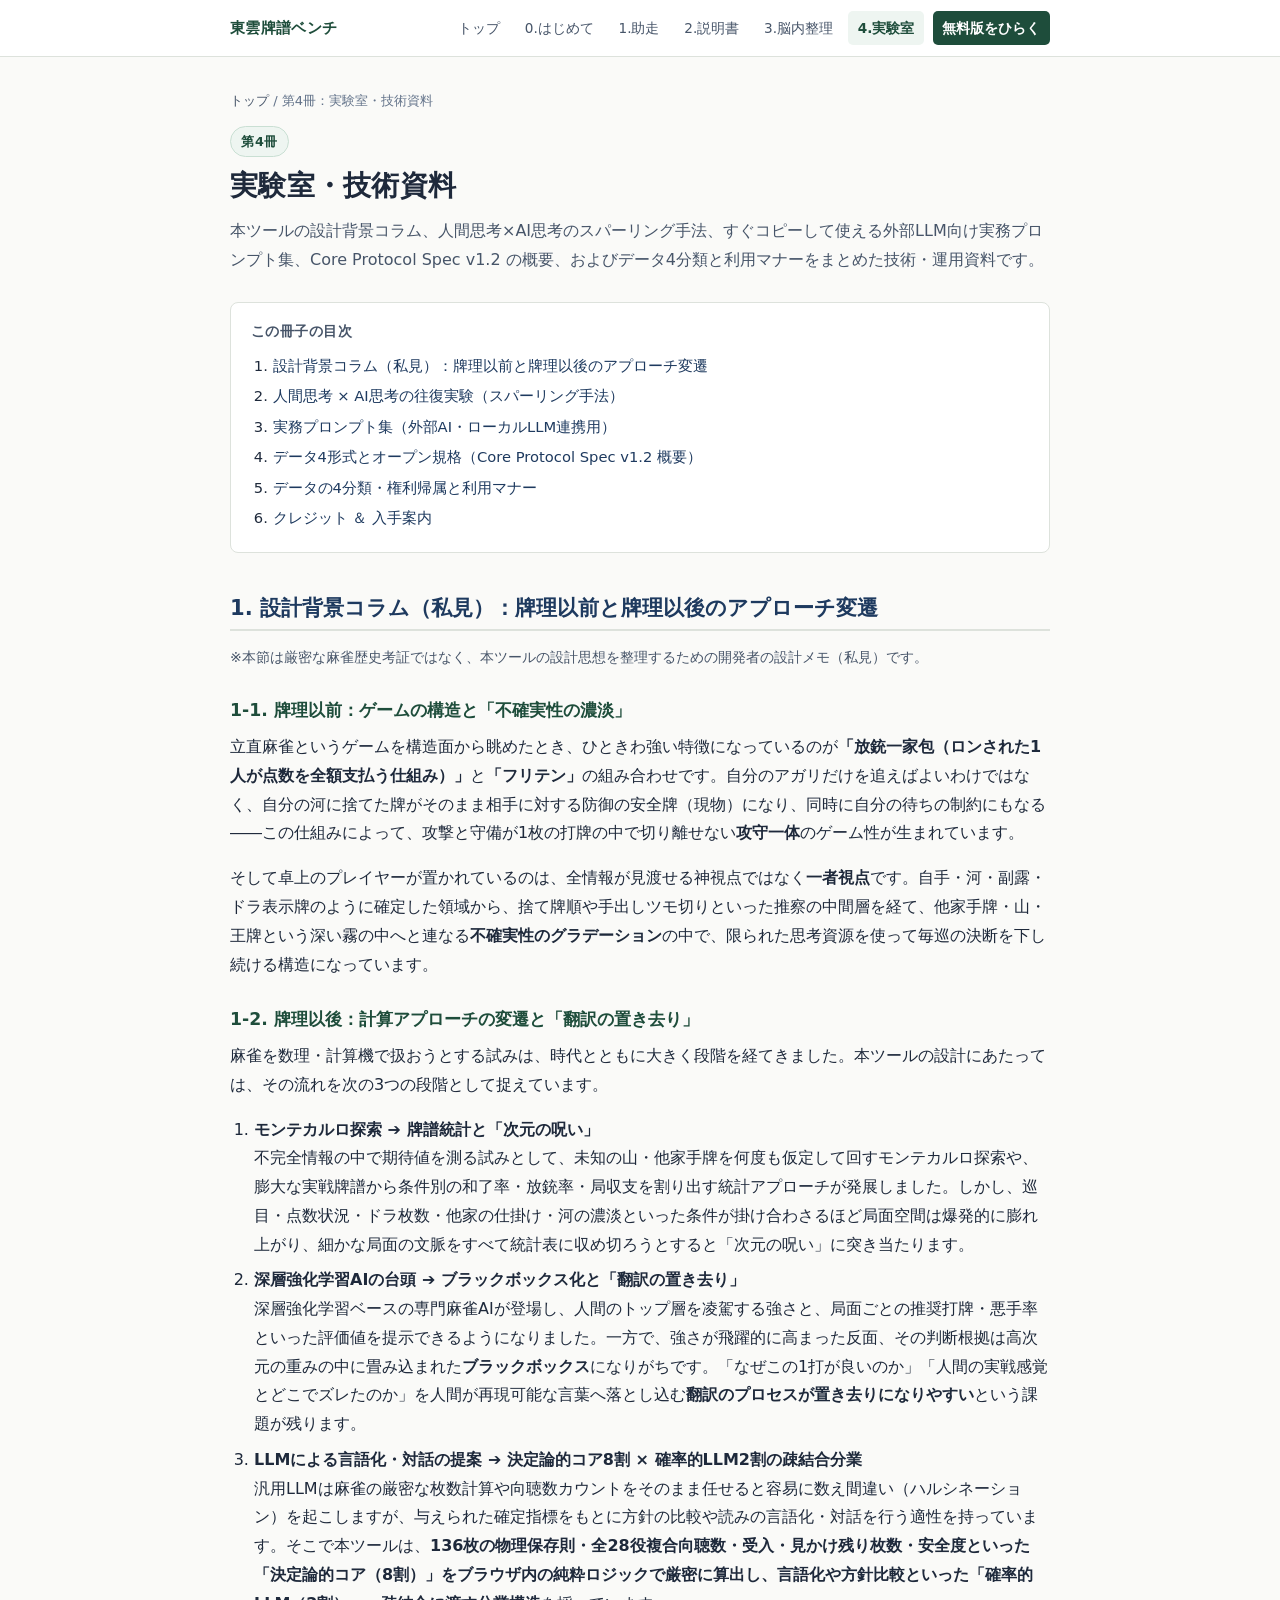
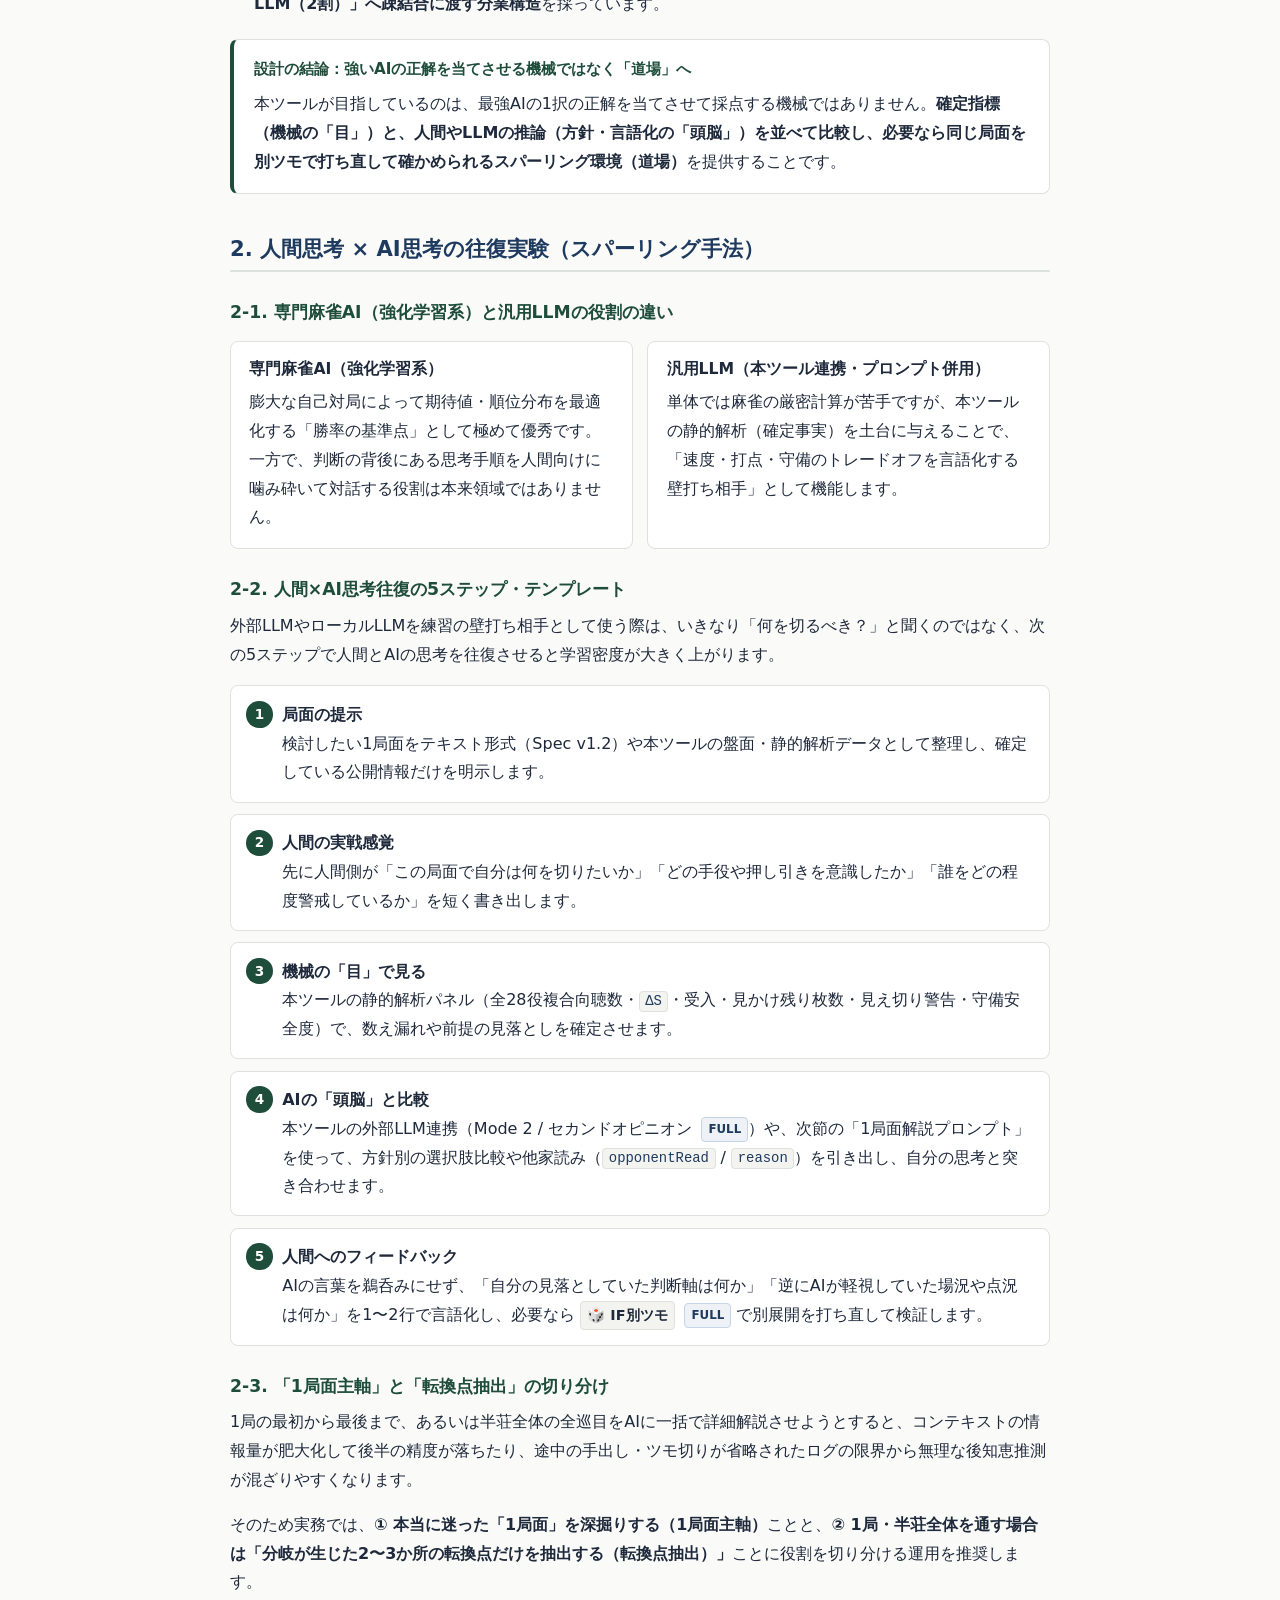
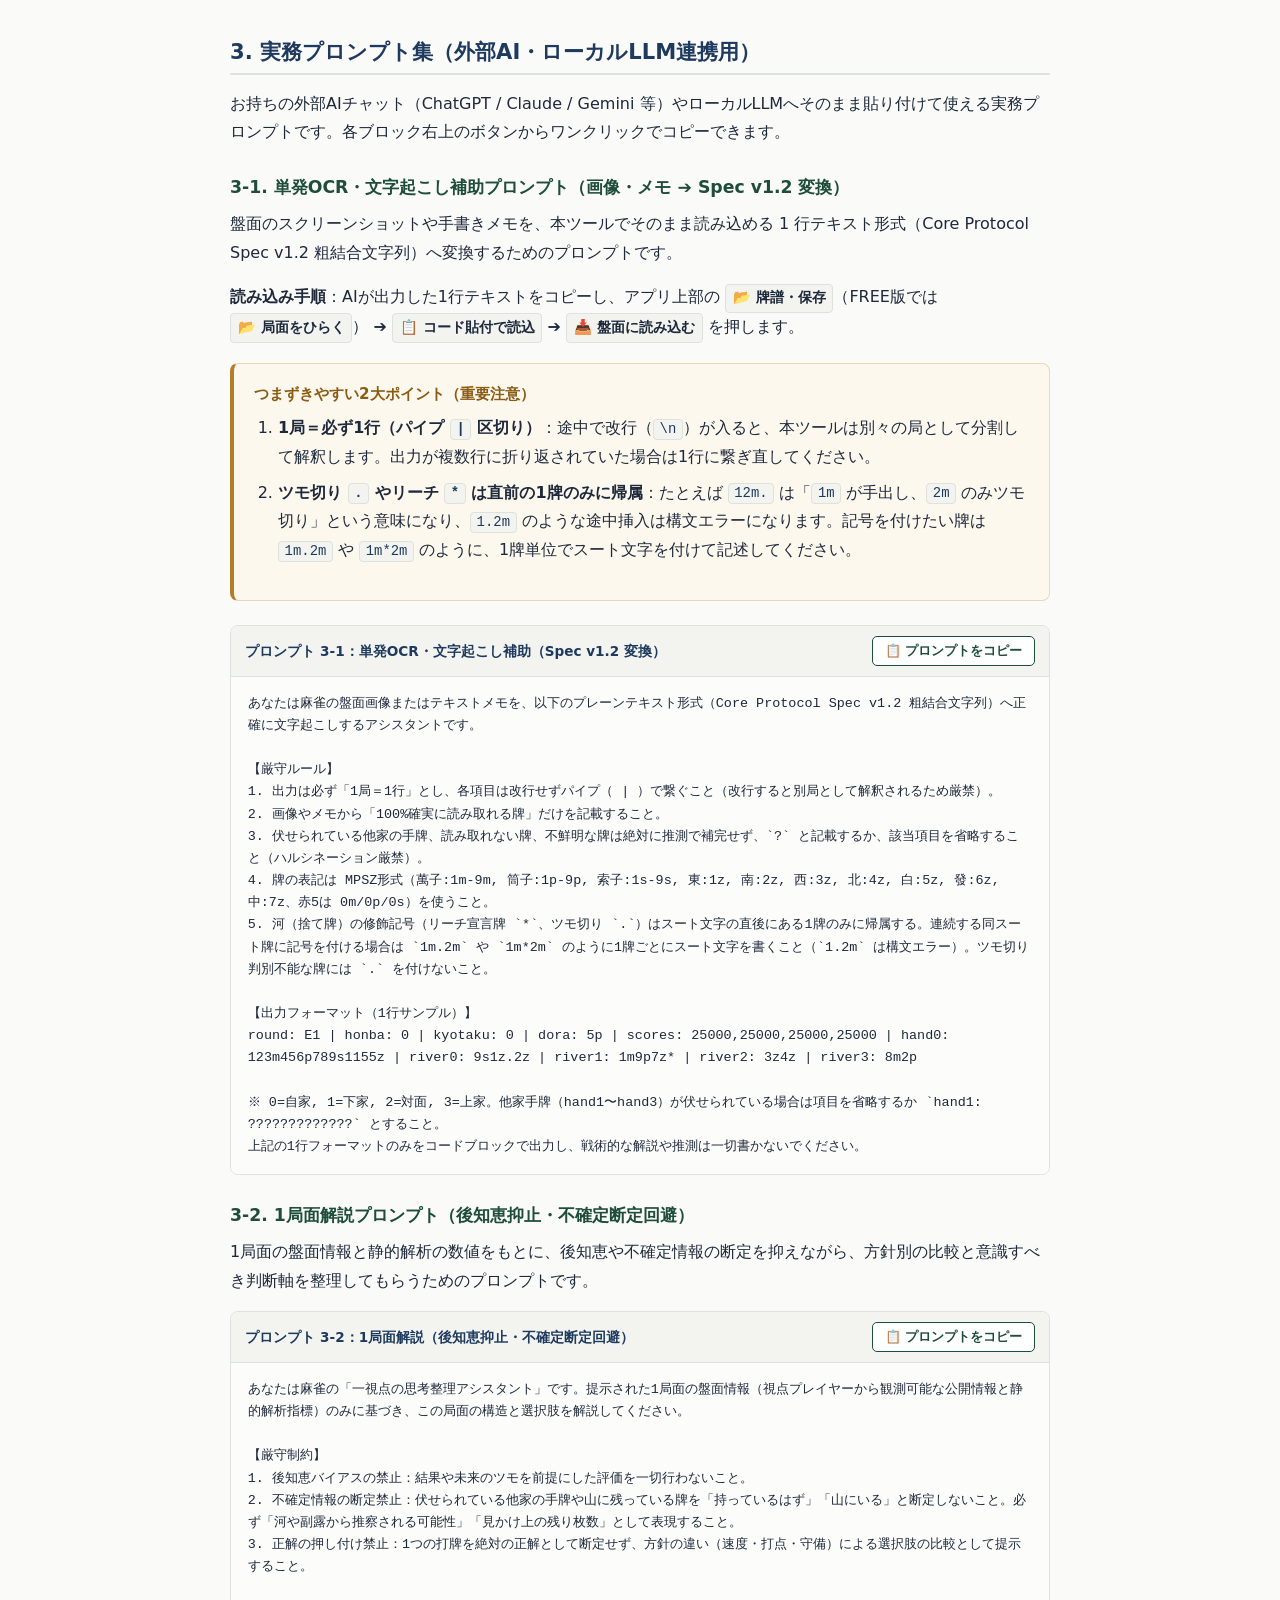
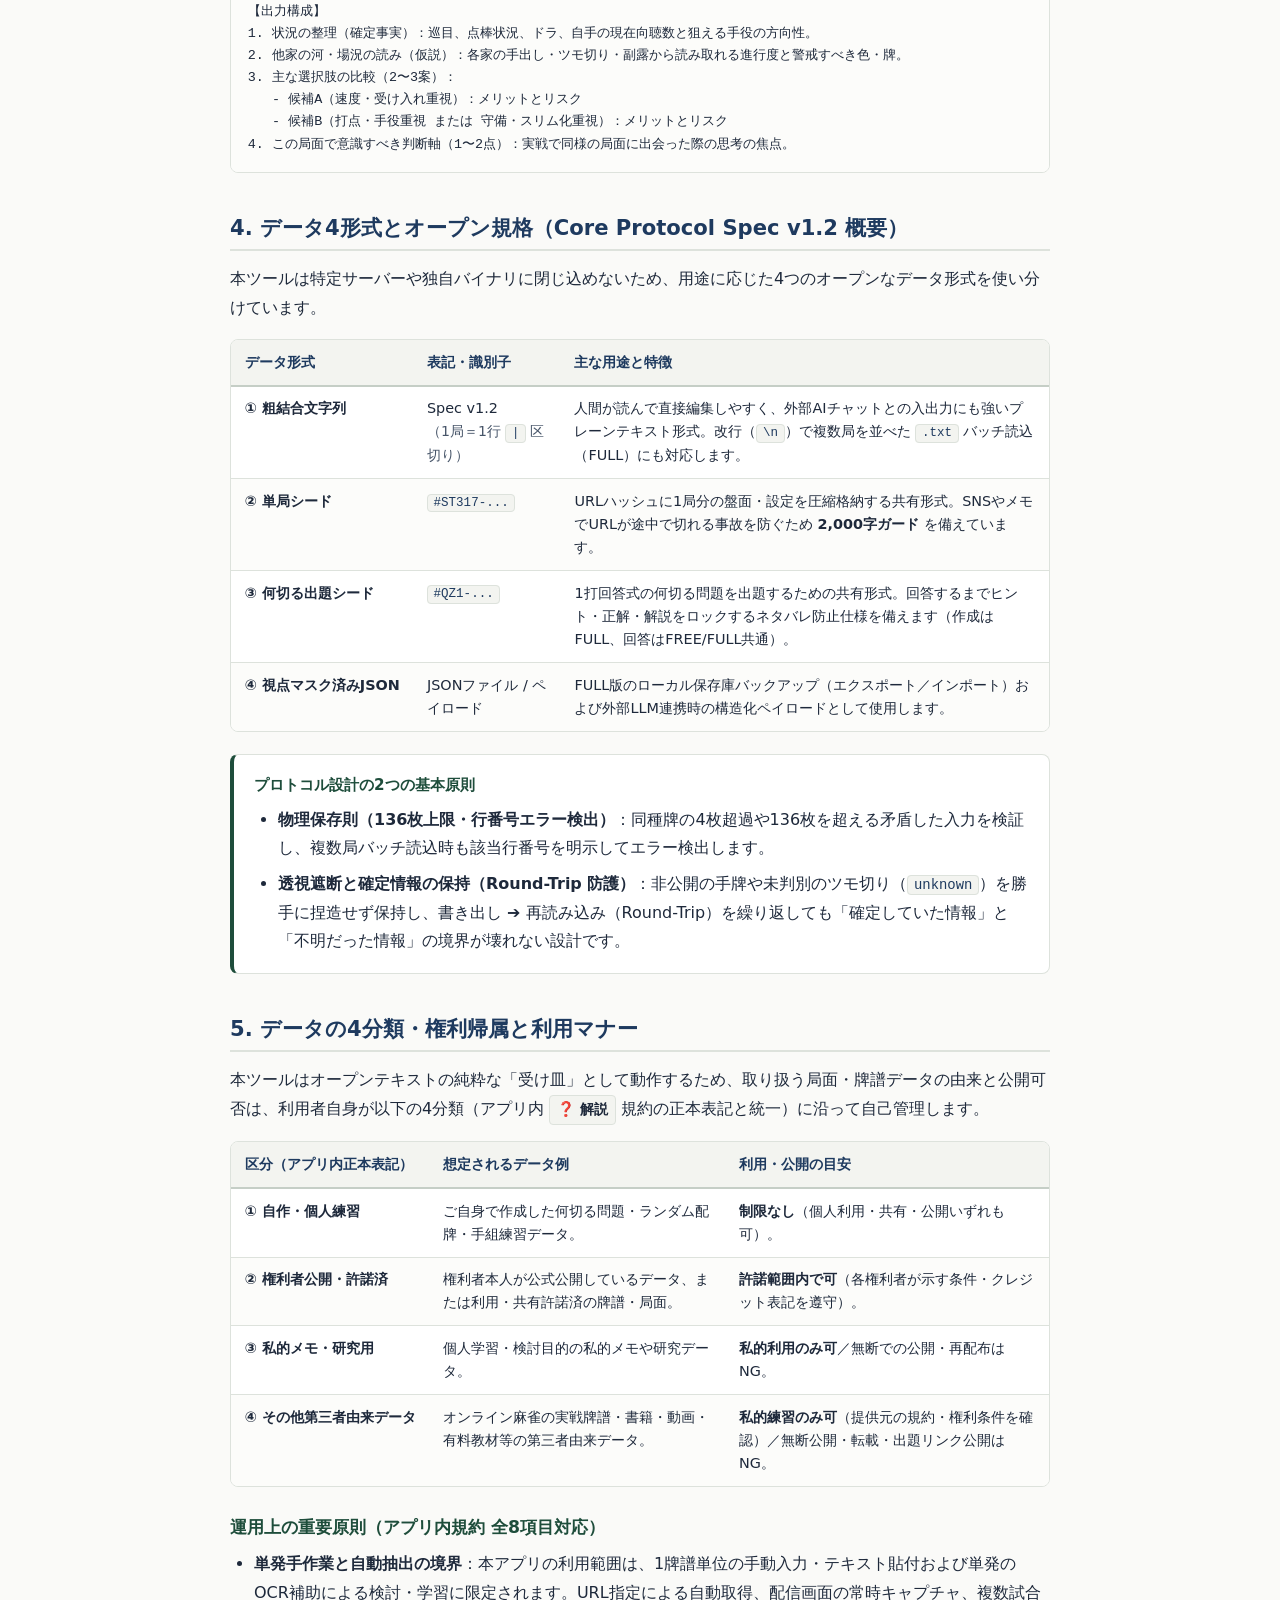
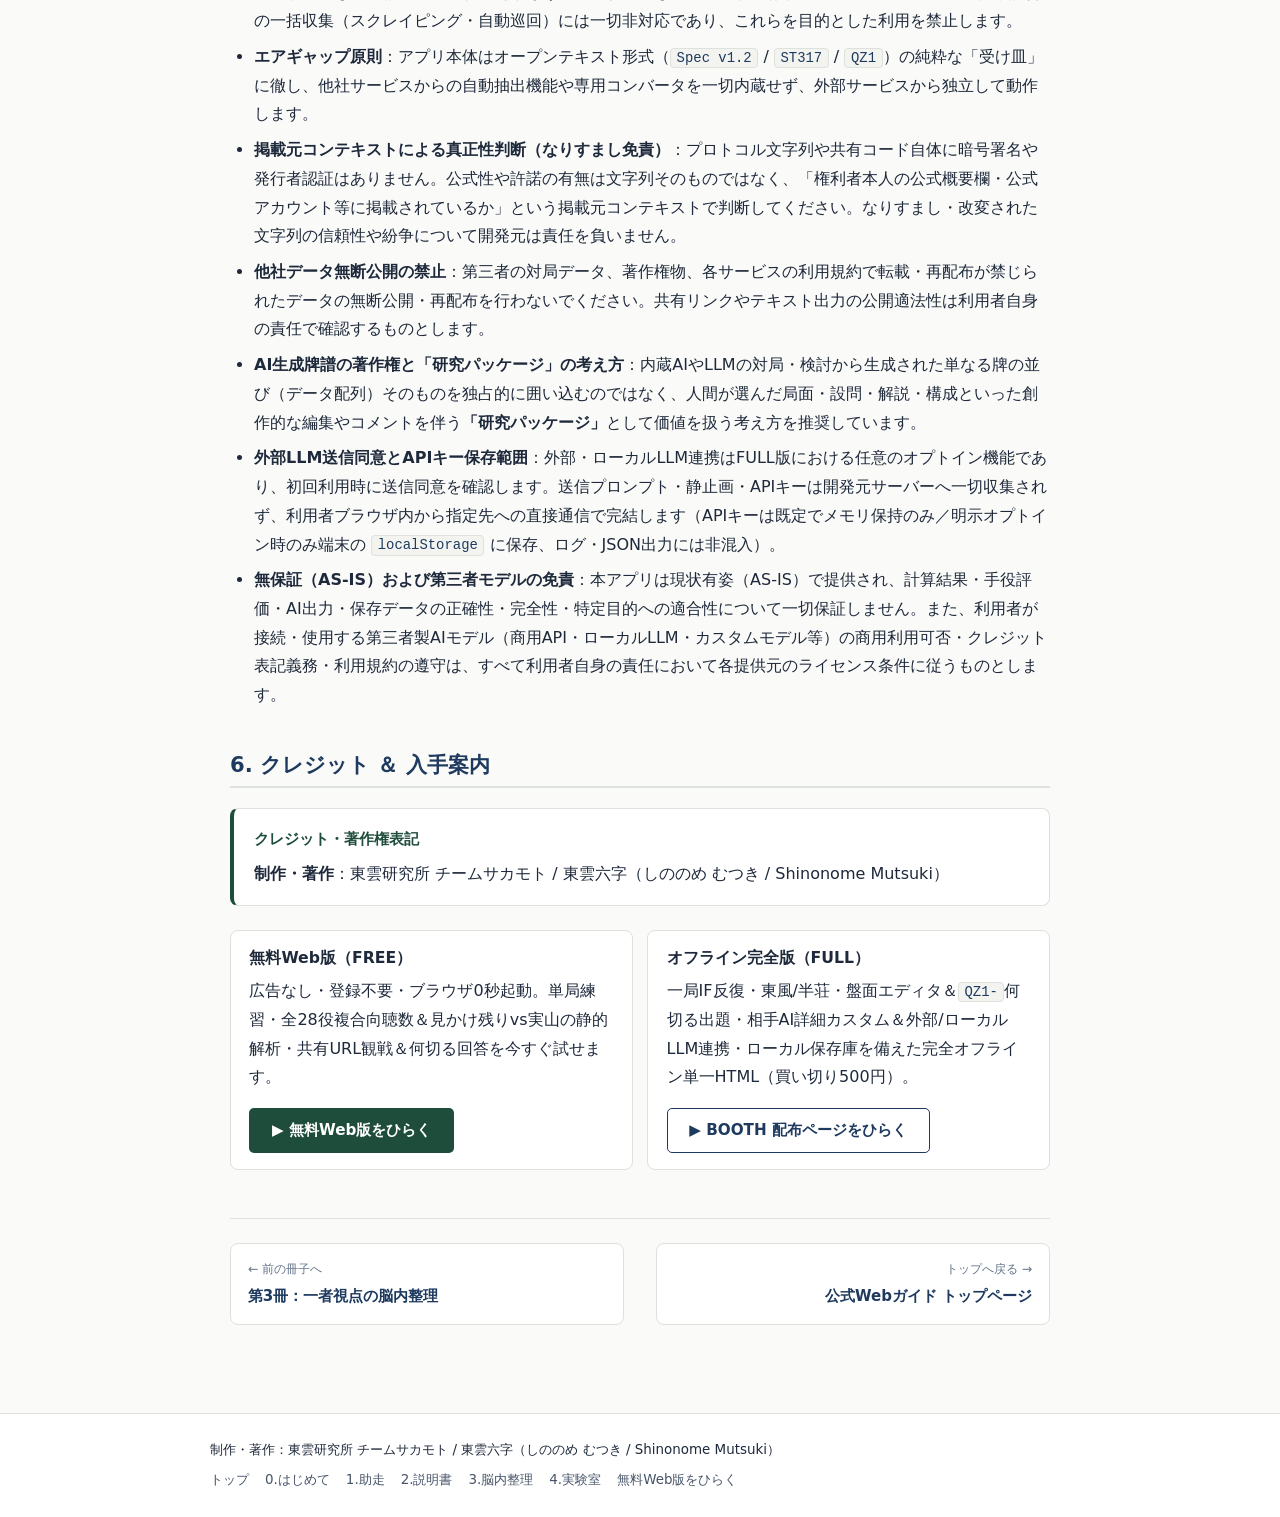
<file: 04-lab/index.html>
<!DOCTYPE html>
<html lang="ja">
<head>
  <meta charset="UTF-8">
  <meta name="viewport" content="width=device-width, initial-scale=1.0">
  <title>第4冊：実験室・技術資料｜東雲牌譜ベンチ</title>
  <link rel="stylesheet" href="../assets/style.css">
</head>
<body>
  <header class="site-header">
    <div class="header-inner">
      <a class="site-brand" href="../index.html">東雲牌譜ベンチ</a>
      <nav class="site-nav" aria-label="サイトナビゲーション">
        <a href="../index.html">トップ</a>
        <a href="../00-intro/index.html">0.はじめて</a>
        <a href="../01-primer/index.html">1.助走</a>
        <a href="../02-manual/index.html">2.説明書</a>
        <a href="../03-thinking/index.html">3.脳内整理</a>
        <a href="../04-lab/index.html" class="active" aria-current="page">4.実験室</a>
        <a href="../app/free.html" class="nav-app" target="_blank" rel="noopener">無料版をひらく</a>
      </nav>
    </div>
  </header>

  <main class="container">
    <p class="breadcrumb"><a href="../index.html">トップ</a> / 第4冊：実験室・技術資料</p>
    <span class="book-label">第4冊</span>
    <h1 class="page-title">実験室・技術資料</h1>
    <p class="page-lead">
      本ツールの設計背景コラム、人間思考×AI思考のスパーリング手法、すぐコピーして使える外部LLM向け実務プロンプト集、Core Protocol Spec v1.2 の概要、およびデータ4分類と利用マナーをまとめた技術・運用資料です。
    </p>

    <nav class="toc" aria-label="目次">
      <p class="toc-title">この冊子の目次</p>
      <ol>
        <li><a href="#sec-1">設計背景コラム（私見）：牌理以前と牌理以後のアプローチ変遷</a></li>
        <li><a href="#sec-2">人間思考 × AI思考の往復実験（スパーリング手法）</a></li>
        <li><a href="#sec-3">実務プロンプト集（外部AI・ローカルLLM連携用）</a></li>
        <li><a href="#sec-4">データ4形式とオープン規格（Core Protocol Spec v1.2 概要）</a></li>
        <li><a href="#sec-5">データの4分類・権利帰属と利用マナー</a></li>
        <li><a href="#sec-6">クレジット ＆ 入手案内</a></li>
      </ol>
    </nav>

    <!-- ============================================================ -->
    <section id="sec-1">
      <h2>1. 設計背景コラム（私見）：牌理以前と牌理以後のアプローチ変遷</h2>
      <p class="note-text">
        ※本節は厳密な麻雀歴史考証ではなく、本ツールの設計思想を整理するための開発者の設計メモ（私見）です。
      </p>

      <h3>1-1. 牌理以前：ゲームの構造と「不確実性の濃淡」</h3>
      <p>
        立直麻雀というゲームを構造面から眺めたとき、ひときわ強い特徴になっているのが<strong>「放銃一家包（ロンされた1人が点数を全額支払う仕組み）」</strong>と<strong>「フリテン」</strong>の組み合わせです。自分のアガリだけを追えばよいわけではなく、自分の河に捨てた牌がそのまま相手に対する防御の安全牌（現物）になり、同時に自分の待ちの制約にもなる――この仕組みによって、攻撃と守備が1枚の打牌の中で切り離せない<strong>攻守一体</strong>のゲーム性が生まれています。
      </p>
      <p>
        そして卓上のプレイヤーが置かれているのは、全情報が見渡せる神視点ではなく<strong>一者視点</strong>です。自手・河・副露・ドラ表示牌のように確定した領域から、捨て牌順や手出しツモ切りといった推察の中間層を経て、他家手牌・山・王牌という深い霧の中へと連なる<strong>不確実性のグラデーション</strong>の中で、限られた思考資源を使って毎巡の決断を下し続ける構造になっています。
      </p>

      <h3>1-2. 牌理以後：計算アプローチの変遷と「翻訳の置き去り」</h3>
      <p>
        麻雀を数理・計算機で扱おうとする試みは、時代とともに大きく段階を経てきました。本ツールの設計にあたっては、その流れを次の3つの段階として捉えています。
      </p>
      <ol>
        <li>
          <strong>モンテカルロ探索 ➔ 牌譜統計と「次元の呪い」</strong><br>
          不完全情報の中で期待値を測る試みとして、未知の山・他家手牌を何度も仮定して回すモンテカルロ探索や、膨大な実戦牌譜から条件別の和了率・放銃率・局収支を割り出す統計アプローチが発展しました。しかし、巡目・点数状況・ドラ枚数・他家の仕掛け・河の濃淡といった条件が掛け合わさるほど局面空間は爆発的に膨れ上がり、細かな局面の文脈をすべて統計表に収め切ろうとすると「次元の呪い」に突き当たります。
        </li>
        <li>
          <strong>深層強化学習AIの台頭 ➔ ブラックボックス化と「翻訳の置き去り」</strong><br>
          深層強化学習ベースの専門麻雀AIが登場し、人間のトップ層を凌駕する強さと、局面ごとの推奨打牌・悪手率といった評価値を提示できるようになりました。一方で、強さが飛躍的に高まった反面、その判断根拠は高次元の重みの中に畳み込まれた<strong>ブラックボックス</strong>になりがちです。「なぜこの1打が良いのか」「人間の実戦感覚とどこでズレたのか」を人間が再現可能な言葉へ落とし込む<strong>翻訳のプロセスが置き去りになりやすい</strong>という課題が残ります。
        </li>
        <li>
          <strong>LLMによる言語化・対話の提案 ➔ 決定論的コア8割 × 確率的LLM2割の疎結合分業</strong><br>
          汎用LLMは麻雀の厳密な枚数計算や向聴数カウントをそのまま任せると容易に数え間違い（ハルシネーション）を起こしますが、与えられた確定指標をもとに方針の比較や読みの言語化・対話を行う適性を持っています。そこで本ツールは、<strong>136枚の物理保存則・全28役複合向聴数・受入・見かけ残り枚数・安全度といった「決定論的コア（8割）」をブラウザ内の純粋ロジックで厳密に算出し、言語化や方針比較といった「確率的LLM（2割）」へ疎結合に渡す分業構造</strong>を採っています。
        </li>
      </ol>

      <div class="callout">
        <p class="callout-title">設計の結論：強いAIの正解を当てさせる機械ではなく「道場」へ</p>
        <p>
          本ツールが目指しているのは、最強AIの1択の正解を当てさせて採点する機械ではありません。<strong>確定指標（機械の「目」）と、人間やLLMの推論（方針・言語化の「頭脳」）を並べて比較し、必要なら同じ局面を別ツモで打ち直して確かめられるスパーリング環境（道場）</strong>を提供することです。
        </p>
      </div>
    </section>

    <!-- ============================================================ -->
    <section id="sec-2">
      <h2>2. 人間思考 × AI思考の往復実験（スパーリング手法）</h2>

      <h3>2-1. 専門麻雀AI（強化学習系）と汎用LLMの役割の違い</h3>
      <div class="info-grid">
        <div class="info-box">
          <h4>専門麻雀AI（強化学習系）</h4>
          <p>
            膨大な自己対局によって期待値・順位分布を最適化する「勝率の基準点」として極めて優秀です。一方で、判断の背後にある思考手順を人間向けに噛み砕いて対話する役割は本来領域ではありません。
          </p>
        </div>
        <div class="info-box">
          <h4>汎用LLM（本ツール連携・プロンプト併用）</h4>
          <p>
            単体では麻雀の厳密計算が苦手ですが、本ツールの静的解析（確定事実）を土台に与えることで、「速度・打点・守備のトレードオフを言語化する壁打ち相手」として機能します。
          </p>
        </div>
      </div>

      <h3>2-2. 人間×AI思考往復の5ステップ・テンプレート</h3>
      <p>
        外部LLMやローカルLLMを練習の壁打ち相手として使う際は、いきなり「何を切るべき？」と聞くのではなく、次の5ステップで人間とAIの思考を往復させると学習密度が大きく上がります。
      </p>
      <ol class="step-list">
        <li>
          <strong>局面の提示</strong><br>
          検討したい1局面をテキスト形式（Spec v1.2）や本ツールの盤面・静的解析データとして整理し、確定している公開情報だけを明示します。
        </li>
        <li>
          <strong>人間の実戦感覚</strong><br>
          先に人間側が「この局面で自分は何を切りたいか」「どの手役や押し引きを意識したか」「誰をどの程度警戒しているか」を短く書き出します。
        </li>
        <li>
          <strong>機械の「目」で見る</strong><br>
          本ツールの静的解析パネル（全28役複合向聴数・<code>ΔS</code>・受入・見かけ残り枚数・見え切り警告・守備安全度）で、数え漏れや前提の見落としを確定させます。
        </li>
        <li>
          <strong>AIの「頭脳」と比較</strong><br>
          本ツールの外部LLM連携（Mode 2 / セカンドオピニオン <span class="tag-full">FULL</span>）や、次節の「1局面解説プロンプト」を使って、方針別の選択肢比較や他家読み（<code>opponentRead</code> / <code>reason</code>）を引き出し、自分の思考と突き合わせます。
        </li>
        <li>
          <strong>人間へのフィードバック</strong><br>
          AIの言葉を鵜呑みにせず、「自分の見落としていた判断軸は何か」「逆にAIが軽視していた場況や点況は何か」を1〜2行で言語化し、必要なら <span class="ui-label">🎲 IF別ツモ</span> <span class="tag-full">FULL</span> で別展開を打ち直して検証します。
        </li>
      </ol>

      <h3>2-3. 「1局面主軸」と「転換点抽出」の切り分け</h3>
      <p>
        1局の最初から最後まで、あるいは半荘全体の全巡目をAIに一括で詳細解説させようとすると、コンテキストの情報量が肥大化して後半の精度が落ちたり、途中の手出し・ツモ切りが省略されたログの限界から無理な後知恵推測が混ざりやすくなります。
      </p>
      <p>
        そのため実務では、<strong>① 本当に迷った「1局面」を深掘りする（1局面主軸）</strong>ことと、<strong>② 1局・半荘全体を通す場合は「分岐が生じた2〜3か所の転換点だけを抽出する（転換点抽出）」</strong>ことに役割を切り分ける運用を推奨します。
      </p>
    </section>

    <!-- ============================================================ -->
    <section id="sec-3">
      <h2>3. 実務プロンプト集（外部AI・ローカルLLM連携用）</h2>
      <p>
        お持ちの外部AIチャット（ChatGPT / Claude / Gemini 等）やローカルLLMへそのまま貼り付けて使える実務プロンプトです。各ブロック右上のボタンからワンクリックでコピーできます。
      </p>

      <h3>3-1. 単発OCR・文字起こし補助プロンプト（画像・メモ ➔ Spec v1.2 変換）</h3>
      <p>
        盤面のスクリーンショットや手書きメモを、本ツールでそのまま読み込める 1 行テキスト形式（Core Protocol Spec v1.2 粗結合文字列）へ変換するためのプロンプトです。
      </p>
      <p>
        <strong>読み込み手順</strong>：AIが出力した1行テキストをコピーし、アプリ上部の <span class="ui-label">📂 牌譜・保存</span>（FREE版では <span class="ui-label">📂 局面をひらく</span>） ➔ <span class="ui-label">📋 コード貼付で読込</span> ➔ <span class="ui-label">📥 盤面に読み込む</span> を押します。
      </p>

      <div class="callout callout-warn">
        <p class="callout-title">つまずきやすい2大ポイント（重要注意）</p>
        <ol>
          <li>
            <strong>1局＝必ず1行（パイプ <code>|</code> 区切り）</strong>：途中で改行（<code>\n</code>）が入ると、本ツールは別々の局として分割して解釈します。出力が複数行に折り返されていた場合は1行に繋ぎ直してください。
          </li>
          <li>
            <strong>ツモ切り <code>.</code> やリーチ <code>*</code> は直前の1牌のみに帰属</strong>：たとえば <code>12m.</code> は「<code>1m</code> が手出し、<code>2m</code> のみツモ切り」という意味になり、<code>1.2m</code> のような途中挿入は構文エラーになります。記号を付けたい牌は <code>1m.2m</code> や <code>1m*2m</code> のように、1牌単位でスート文字を付けて記述してください。
          </li>
        </ol>
      </div>

      <div class="prompt-block">
        <div class="prompt-header">
          <span class="prompt-title">プロンプト 3-1：単発OCR・文字起こし補助（Spec v1.2 変換）</span>
          <button type="button" class="copy-btn" data-copy-target="prompt-ocr">📋 プロンプトをコピー</button>
        </div>
        <pre><code id="prompt-ocr">あなたは麻雀の盤面画像またはテキストメモを、以下のプレーンテキスト形式（Core Protocol Spec v1.2 粗結合文字列）へ正確に文字起こしするアシスタントです。

【厳守ルール】
1. 出力は必ず「1局＝1行」とし、各項目は改行せずパイプ（ | ）で繋ぐこと（改行すると別局として解釈されるため厳禁）。
2. 画像やメモから「100%確実に読み取れる牌」だけを記載すること。
3. 伏せられている他家の手牌、読み取れない牌、不鮮明な牌は絶対に推測で補完せず、`?` と記載するか、該当項目を省略すること（ハルシネーション厳禁）。
4. 牌の表記は MPSZ形式（萬子:1m-9m, 筒子:1p-9p, 索子:1s-9s, 東:1z, 南:2z, 西:3z, 北:4z, 白:5z, 發:6z, 中:7z、赤5は 0m/0p/0s）を使うこと。
5. 河（捨て牌）の修飾記号（リーチ宣言牌 `*`、ツモ切り `.`）はスート文字の直後にある1牌のみに帰属する。連続する同スート牌に記号を付ける場合は `1m.2m` や `1m*2m` のように1牌ごとにスート文字を書くこと（`1.2m` は構文エラー）。ツモ切り判別不能な牌には `.` を付けないこと。

【出力フォーマット（1行サンプル）】
round: E1 | honba: 0 | kyotaku: 0 | dora: 5p | scores: 25000,25000,25000,25000 | hand0: 123m456p789s1155z | river0: 9s1z.2z | river1: 1m9p7z* | river2: 3z4z | river3: 8m2p

※ 0=自家, 1=下家, 2=対面, 3=上家。他家手牌（hand1〜hand3）が伏せられている場合は項目を省略するか `hand1: ?????????????` とすること。
上記の1行フォーマットのみをコードブロックで出力し、戦術的な解説や推測は一切書かないでください。</code></pre>
      </div>

      <h3>3-2. 1局面解説プロンプト（後知恵抑止・不確定断定回避）</h3>
      <p>
        1局面の盤面情報と静的解析の数値をもとに、後知恵や不確定情報の断定を抑えながら、方針別の比較と意識すべき判断軸を整理してもらうためのプロンプトです。
      </p>

      <div class="prompt-block">
        <div class="prompt-header">
          <span class="prompt-title">プロンプト 3-2：1局面解説（後知恵抑止・不確定断定回避）</span>
          <button type="button" class="copy-btn" data-copy-target="prompt-explain">📋 プロンプトをコピー</button>
        </div>
        <pre><code id="prompt-explain">あなたは麻雀の「一視点の思考整理アシスタント」です。提示された1局面の盤面情報（視点プレイヤーから観測可能な公開情報と静的解析指標）のみに基づき、この局面の構造と選択肢を解説してください。

【厳守制約】
1. 後知恵バイアスの禁止：結果や未来のツモを前提にした評価を一切行わないこと。
2. 不確定情報の断定禁止：伏せられている他家の手牌や山に残っている牌を「持っているはず」「山にいる」と断定しないこと。必ず「河や副露から推察される可能性」「見かけ上の残り枚数」として表現すること。
3. 正解の押し付け禁止：1つの打牌を絶対の正解として断定せず、方針の違い（速度・打点・守備）による選択肢の比較として提示すること。

【出力構成】
1. 状況の整理（確定事実）：巡目、点棒状況、ドラ、自手の現在向聴数と狙える手役の方向性。
2. 他家の河・場況の読み（仮説）：各家の手出し・ツモ切り・副露から読み取れる進行度と警戒すべき色・牌。
3. 主な選択肢の比較（2〜3案）：
   - 候補A（速度・受け入れ重視）：メリットとリスク
   - 候補B（打点・手役重視 または 守備・スリム化重視）：メリットとリスク
4. この局面で意識すべき判断軸（1〜2点）：実戦で同様の局面に出会った際の思考の焦点。</code></pre>
      </div>
    </section>

    <!-- ============================================================ -->
    <section id="sec-4">
      <h2>4. データ4形式とオープン規格（Core Protocol Spec v1.2 概要）</h2>
      <p>
        本ツールは特定サーバーや独自バイナリに閉じ込めないため、用途に応じた4つのオープンなデータ形式を使い分けています。
      </p>

      <div class="table-wrap">
        <table>
          <thead>
            <tr>
              <th>データ形式</th>
              <th>表記・識別子</th>
              <th>主な用途と特徴</th>
            </tr>
          </thead>
          <tbody>
            <tr>
              <td class="col-nowrap"><strong>① 粗結合文字列</strong></td>
              <td>Spec v1.2<br><span class="note-text">（1局＝1行 <code>|</code> 区切り）</span></td>
              <td>人間が読んで直接編集しやすく、外部AIチャットとの入出力にも強いプレーンテキスト形式。改行（<code>\n</code>）で複数局を並べた <code>.txt</code> バッチ読込（FULL）にも対応します。</td>
            </tr>
            <tr>
              <td class="col-nowrap"><strong>② 単局シード</strong></td>
              <td><code>#ST317-...</code></td>
              <td>URLハッシュに1局分の盤面・設定を圧縮格納する共有形式。SNSやメモでURLが途中で切れる事故を防ぐため <strong>2,000字ガード</strong> を備えています。</td>
            </tr>
            <tr>
              <td class="col-nowrap"><strong>③ 何切る出題シード</strong></td>
              <td><code>#QZ1-...</code></td>
              <td>1打回答式の何切る問題を出題するための共有形式。回答するまでヒント・正解・解説をロックするネタバレ防止仕様を備えます（作成はFULL、回答はFREE/FULL共通）。</td>
            </tr>
            <tr>
              <td class="col-nowrap"><strong>④ 視点マスク済みJSON</strong></td>
              <td>JSONファイル / ペイロード</td>
              <td>FULL版のローカル保存庫バックアップ（エクスポート／インポート）および外部LLM連携時の構造化ペイロードとして使用します。</td>
            </tr>
          </tbody>
        </table>
      </div>

      <div class="callout">
        <p class="callout-title">プロトコル設計の2つの基本原則</p>
        <ul>
          <li>
            <strong>物理保存則（136枚上限・行番号エラー検出）</strong>：同種牌の4枚超過や136枚を超える矛盾した入力を検証し、複数局バッチ読込時も該当行番号を明示してエラー検出します。
          </li>
          <li>
            <strong>透視遮断と確定情報の保持（Round-Trip 防護）</strong>：非公開の手牌や未判別のツモ切り（<code>unknown</code>）を勝手に捏造せず保持し、書き出し ➔ 再読み込み（Round-Trip）を繰り返しても「確定していた情報」と「不明だった情報」の境界が壊れない設計です。
          </li>
        </ul>
      </div>
    </section>

    <!-- ============================================================ -->
    <section id="sec-5">
      <h2>5. データの4分類・権利帰属と利用マナー</h2>
      <p>
        本ツールはオープンテキストの純粋な「受け皿」として動作するため、取り扱う局面・牌譜データの由来と公開可否は、利用者自身が以下の4分類（アプリ内 <span class="ui-label">❓ 解説</span> 規約の正本表記と統一）に沿って自己管理します。
      </p>

      <div class="table-wrap">
        <table>
          <thead>
            <tr>
              <th>区分（アプリ内正本表記）</th>
              <th>想定されるデータ例</th>
              <th>利用・公開の目安</th>
            </tr>
          </thead>
          <tbody>
            <tr>
              <td class="col-nowrap"><strong>① 自作・個人練習</strong></td>
              <td>ご自身で作成した何切る問題・ランダム配牌・手組練習データ。</td>
              <td><strong>制限なし</strong>（個人利用・共有・公開いずれも可）。</td>
            </tr>
            <tr>
              <td class="col-nowrap"><strong>② 権利者公開・許諾済</strong></td>
              <td>権利者本人が公式公開しているデータ、または利用・共有許諾済の牌譜・局面。</td>
              <td><strong>許諾範囲内で可</strong>（各権利者が示す条件・クレジット表記を遵守）。</td>
            </tr>
            <tr>
              <td class="col-nowrap"><strong>③ 私的メモ・研究用</strong></td>
              <td>個人学習・検討目的の私的メモや研究データ。</td>
              <td><strong>私的利用のみ可</strong>／無断での公開・再配布は NG。</td>
            </tr>
            <tr>
              <td class="col-nowrap"><strong>④ その他第三者由来データ</strong></td>
              <td>オンライン麻雀の実戦牌譜・書籍・動画・有料教材等の第三者由来データ。</td>
              <td><strong>私的練習のみ可</strong>（提供元の規約・権利条件を確認）／無断公開・転載・出題リンク公開は NG。</td>
            </tr>
          </tbody>
        </table>
      </div>

      <h3>運用上の重要原則（アプリ内規約 全8項目対応）</h3>
      <ul>
        <li>
          <strong>単発手作業と自動抽出の境界</strong>：本アプリの利用範囲は、1牌譜単位の手動入力・テキスト貼付および単発のOCR補助による検討・学習に限定されます。URL指定による自動取得、配信画面の常時キャプチャ、複数試合の一括収集（スクレイピング・自動巡回）には一切非対応であり、これらを目的とした利用を禁止します。
        </li>
        <li>
          <strong>エアギャップ原則</strong>：アプリ本体はオープンテキスト形式（<code>Spec v1.2</code> / <code>ST317</code> / <code>QZ1</code>）の純粋な「受け皿」に徹し、他社サービスからの自動抽出機能や専用コンバータを一切内蔵せず、外部サービスから独立して動作します。
        </li>
        <li>
          <strong>掲載元コンテキストによる真正性判断（なりすまし免責）</strong>：プロトコル文字列や共有コード自体に暗号署名や発行者認証はありません。公式性や許諾の有無は文字列そのものではなく、「権利者本人の公式概要欄・公式アカウント等に掲載されているか」という掲載元コンテキストで判断してください。なりすまし・改変された文字列の信頼性や紛争について開発元は責任を負いません。
        </li>
        <li>
          <strong>他社データ無断公開の禁止</strong>：第三者の対局データ、著作権物、各サービスの利用規約で転載・再配布が禁じられたデータの無断公開・再配布を行わないでください。共有リンクやテキスト出力の公開適法性は利用者自身の責任で確認するものとします。
        </li>
        <li>
          <strong>AI生成牌譜の著作権と「研究パッケージ」の考え方</strong>：内蔵AIやLLMの対局・検討から生成された単なる牌の並び（データ配列）そのものを独占的に囲い込むのではなく、人間が選んだ局面・設問・解説・構成といった創作的な編集やコメントを伴う<strong>「研究パッケージ」</strong>として価値を扱う考え方を推奨しています。
        </li>
        <li>
          <strong>外部LLM送信同意とAPIキー保存範囲</strong>：外部・ローカルLLM連携はFULL版における任意のオプトイン機能であり、初回利用時に送信同意を確認します。送信プロンプト・静止画・APIキーは開発元サーバーへ一切収集されず、利用者ブラウザ内から指定先への直接通信で完結します（APIキーは既定でメモリ保持のみ／明示オプトイン時のみ端末の <code>localStorage</code> に保存、ログ・JSON出力には非混入）。
        </li>
        <li>
          <strong>無保証（AS-IS）および第三者モデルの免責</strong>：本アプリは現状有姿（AS-IS）で提供され、計算結果・手役評価・AI出力・保存データの正確性・完全性・特定目的への適合性について一切保証しません。また、利用者が接続・使用する第三者製AIモデル（商用API・ローカルLLM・カスタムモデル等）の商用利用可否・クレジット表記義務・利用規約の遵守は、すべて利用者自身の責任において各提供元のライセンス条件に従うものとします。
        </li>
      </ul>
    </section>

    <!-- ============================================================ -->
    <section id="sec-6">
      <h2>6. クレジット ＆ 入手案内</h2>

      <div class="callout">
        <p class="callout-title">クレジット・著作権表記</p>
        <p>
          <strong>制作・著作</strong>：東雲研究所 チームサカモト / 東雲六字（しののめ むつき / Shinonome Mutsuki）
        </p>
      </div>

      <div class="info-grid">
        <div class="info-box">
          <h4>無料Web版（FREE）</h4>
          <p>
            広告なし・登録不要・ブラウザ0秒起動。単局練習・全28役複合向聴数＆見かけ残りvs実山の静的解析・共有URL観戦＆何切る回答を今すぐ試せます。
          </p>
          <p>
            <a class="btn btn-primary" href="../app/free.html" target="_blank" rel="noopener">▶ 無料Web版をひらく</a>
          </p>
        </div>

        <div class="info-box">
          <h4>オフライン完全版（FULL）</h4>
          <p>
            一局IF反復・東風/半荘・盤面エディタ＆<code>QZ1-</code>何切る出題・相手AI詳細カスタム＆外部/ローカルLLM連携・ローカル保存庫を備えた完全オフライン単一HTML（買い切り500円）。
          </p>
          <p>
            <a class="btn btn-secondary" href="https://sinonomelab202.booth.pm/items/9221572" target="_blank" rel="noopener noreferrer">▶ BOOTH 配布ページをひらく</a>
          </p>
        </div>
      </div>
    </section>

    <nav class="pager" aria-label="前後の冊子">
      <a class="pager-link" href="../03-thinking/index.html">
        <span class="pager-dir">← 前の冊子へ</span>
        <span class="pager-title">第3冊：一者視点の脳内整理</span>
      </a>
      <a class="pager-link pager-next" href="../index.html">
        <span class="pager-dir">トップへ戻る →</span>
        <span class="pager-title">公式Webガイド トップページ</span>
      </a>
    </nav>
  </main>

  <footer class="site-footer">
    <div class="footer-inner">
      <p class="footer-credit">制作・著作：東雲研究所 チームサカモト / 東雲六字（しののめ むつき / Shinonome Mutsuki）</p>
      <p class="footer-links">
        <a href="../index.html">トップ</a>
        <a href="../00-intro/index.html">0.はじめて</a>
        <a href="../01-primer/index.html">1.助走</a>
        <a href="../02-manual/index.html">2.説明書</a>
        <a href="../03-thinking/index.html">3.脳内整理</a>
        <a href="../04-lab/index.html">4.実験室</a>
        <a href="../app/free.html" target="_blank" rel="noopener">無料Web版をひらく</a>
      </p>
    </div>
  </footer>

  <script>
    (function () {
      function fallbackCopy(text) {
        var ta = document.createElement('textarea');
        ta.value = text;
        ta.setAttribute('readonly', '');
        ta.style.position = 'fixed';
        ta.style.top = '-9999px';
        ta.style.left = '-9999px';
        document.body.appendChild(ta);
        ta.select();
        var ok = false;
        try {
          ok = document.execCommand('copy');
        } catch (e) {
          ok = false;
        }
        document.body.removeChild(ta);
        return ok;
      }

      function markCopied(btn) {
        var orig = btn.getAttribute('data-orig-label') || btn.textContent;
        btn.setAttribute('data-orig-label', orig);
        btn.textContent = '✅ コピーしました';
        btn.classList.add('copied');
        clearTimeout(btn._copyTimer);
        btn._copyTimer = setTimeout(function () {
          btn.textContent = orig;
          btn.classList.remove('copied');
        }, 1500);
      }

      var buttons = document.querySelectorAll('.copy-btn[data-copy-target]');
      for (var i = 0; i < buttons.length; i++) {
        buttons[i].addEventListener('click', function () {
          var btn = this;
          var targetId = btn.getAttribute('data-copy-target');
          var el = document.getElementById(targetId);
          if (!el) return;
          var text = el.textContent;
          if (navigator.clipboard && typeof navigator.clipboard.writeText === 'function') {
            navigator.clipboard.writeText(text).then(function () {
              markCopied(btn);
            }).catch(function () {
              if (fallbackCopy(text)) markCopied(btn);
            });
          } else {
            if (fallbackCopy(text)) markCopied(btn);
          }
        });
      }
    })();
  </script>
</body>
</html>
</file>
<file: assets/style.css>
/* ==========================================================================
   麻雀 配牌・複合シャンテン数 & 手役ルート診断シミュレータ 公式Webガイド
   共通スタイルシート（完全オフライン・素のCSS）
   ========================================================================== */

:root {
  --bg: #fafaf8;
  --surface: #ffffff;
  --surface-subtle: #f3f4f0;
  --surface-tint: #eef5f1;
  --surface-navy: #eef2f7;
  --surface-warn: #fdf8ee;

  --text: #1e293b;
  --text-muted: #475569;
  --text-soft: #64748b;

  --accent: #1e4d3b;
  --accent-hover: #15392b;
  --navy: #1e3a5f;
  --navy-hover: #162c49;
  --warn-border: #b47d2a;

  --border: #dde2dc;
  --border-strong: #c5cec6;

  --radius: 8px;
  --radius-sm: 5px;
  --max-width: 860px;

  --font-sans: "Hiragino Kaku Gothic ProN", "Hiragino Sans", "Yu Gothic", "Meiryo",
    system-ui, -apple-system, BlinkMacSystemFont, "Segoe UI", sans-serif;
  --font-mono: ui-monospace, SFMono-Regular, Menlo, Monaco, Consolas,
    "Liberation Mono", "Courier New", monospace;
}

*,
*::before,
*::after {
  box-sizing: border-box;
}

html {
  font-size: 16px;
  scroll-behavior: smooth;
  -webkit-text-size-adjust: 100%;
}

body {
  margin: 0;
  padding: 0;
  background-color: var(--bg);
  color: var(--text);
  font-family: var(--font-sans);
  line-height: 1.8;
  overflow-wrap: break-word;
}

/* ---------- リンク ---------- */
a {
  color: var(--navy);
  text-decoration: underline;
  text-decoration-thickness: 1px;
  text-underline-offset: 3px;
}

a:hover {
  color: var(--accent);
}

a:focus-visible,
button:focus-visible {
  outline: 2px solid var(--accent);
  outline-offset: 2px;
}

/* ---------- 共通ヘッダー ---------- */
.site-header {
  background-color: var(--surface);
  border-bottom: 1px solid var(--border);
  position: sticky;
  top: 0;
  z-index: 100;
}

.header-inner {
  max-width: var(--max-width);
  margin: 0 auto;
  padding: 0.7rem 1.25rem;
  display: flex;
  flex-wrap: wrap;
  align-items: center;
  justify-content: space-between;
  gap: 0.6rem 1rem;
}

.site-brand {
  font-size: 0.95rem;
  font-weight: 700;
  color: var(--accent);
  text-decoration: none;
  letter-spacing: 0.02em;
  display: inline-flex;
  align-items: center;
  gap: 0.4rem;
}

.site-brand:hover {
  color: var(--navy);
}

.site-nav {
  display: flex;
  flex-wrap: wrap;
  align-items: center;
  gap: 0.25rem 0.35rem;
}

.site-nav a {
  display: inline-block;
  padding: 0.3rem 0.6rem;
  font-size: 0.85rem;
  font-weight: 500;
  color: var(--text-muted);
  text-decoration: none;
  border-radius: var(--radius-sm);
  transition: background-color 0.15s ease, color 0.15s ease;
  white-space: nowrap;
}

.site-nav a:hover {
  background-color: var(--surface-subtle);
  color: var(--text);
}

.site-nav a.active {
  background-color: var(--surface-tint);
  color: var(--accent);
  font-weight: 700;
}

.site-nav a.nav-app {
  background-color: var(--accent);
  color: #ffffff;
  font-weight: 600;
  margin-left: 0.2rem;
}

.site-nav a.nav-app:hover {
  background-color: var(--accent-hover);
  color: #ffffff;
}

/* ---------- メインコンテナ ---------- */
.container {
  max-width: var(--max-width);
  margin: 0 auto;
  padding: 2rem 1.25rem 3.5rem;
}

/* ---------- ページ見出し・パンくず ---------- */
.breadcrumb {
  font-size: 0.82rem;
  color: var(--text-soft);
  margin: 0 0 0.8rem;
}

.breadcrumb a {
  color: var(--text-muted);
  text-decoration: none;
}

.breadcrumb a:hover {
  text-decoration: underline;
  color: var(--accent);
}

.book-label {
  display: inline-block;
  font-size: 0.8rem;
  font-weight: 700;
  letter-spacing: 0.04em;
  color: var(--accent);
  background-color: var(--surface-tint);
  border: 1px solid #c9dfd3;
  padding: 0.18rem 0.65rem;
  border-radius: 999px;
  margin-bottom: 0.65rem;
}

.page-title {
  font-size: 1.75rem;
  line-height: 1.35;
  margin: 0 0 0.75rem;
  color: var(--text);
  letter-spacing: 0.01em;
}

.page-lead {
  font-size: 1rem;
  color: var(--text-muted);
  margin: 0 0 1.75rem;
}

/* ---------- セクション見出し ---------- */
h2 {
  font-size: 1.32rem;
  line-height: 1.4;
  color: var(--navy);
  margin: 2.5rem 0 0.9rem;
  padding-bottom: 0.4rem;
  border-bottom: 2px solid var(--border);
}

h3 {
  font-size: 1.08rem;
  line-height: 1.45;
  color: var(--accent);
  margin: 1.75rem 0 0.6rem;
}

h4 {
  font-size: 0.98rem;
  line-height: 1.45;
  color: var(--text);
  margin: 1.25rem 0 0.4rem;
}

p {
  margin: 0 0 1rem;
}

ul,
ol {
  margin: 0 0 1.15rem;
  padding-left: 1.5rem;
}

li {
  margin-bottom: 0.42rem;
}

li:last-child {
  margin-bottom: 0;
}

hr {
  border: 0;
  border-top: 1px solid var(--border);
  margin: 2.2rem 0;
}

/* ---------- インラインコード・キー表記 ---------- */
code {
  font-family: var(--font-mono);
  font-size: 0.87em;
  background-color: var(--surface-subtle);
  border: 1px solid var(--border);
  border-radius: 4px;
  padding: 0.08rem 0.35rem;
  color: var(--navy);
}

kbd {
  font-family: var(--font-mono);
  font-size: 0.82em;
  background-color: var(--surface);
  border: 1px solid var(--border-strong);
  border-bottom-width: 2px;
  border-radius: 4px;
  padding: 0.05rem 0.38rem;
  color: var(--text);
  white-space: nowrap;
}

.ui-label {
  display: inline-block;
  font-size: 0.9em;
  font-weight: 600;
  background-color: var(--surface-subtle);
  border: 1px solid var(--border);
  border-radius: 4px;
  padding: 0.05rem 0.42rem;
  color: var(--text);
}

/* ---------- ヒーロー（トップページ） ---------- */
.hero {
  background-color: var(--surface);
  border: 1px solid var(--border);
  border-top: 4px solid var(--accent);
  border-radius: var(--radius);
  padding: 2rem 1.75rem;
  margin-bottom: 1.75rem;
}

.hero-eyebrow {
  font-size: 0.82rem;
  font-weight: 700;
  color: var(--accent);
  letter-spacing: 0.04em;
  margin: 0 0 0.5rem;
}

.hero h1 {
  font-size: 1.65rem;
  line-height: 1.38;
  margin: 0 0 0.9rem;
  color: var(--text);
}

.hero-lead {
  font-size: 0.98rem;
  color: var(--text-muted);
  margin: 0 0 1.4rem;
}

.hero-actions {
  display: flex;
  flex-wrap: wrap;
  align-items: center;
  gap: 0.75rem;
}

/* ---------- ボタン ---------- */
.btn {
  display: inline-flex;
  align-items: center;
  justify-content: center;
  gap: 0.4rem;
  padding: 0.72rem 1.35rem;
  font-size: 0.95rem;
  font-weight: 700;
  text-decoration: none;
  border-radius: var(--radius-sm);
  border: 1px solid transparent;
  line-height: 1.3;
  transition: background-color 0.15s ease, border-color 0.15s ease, color 0.15s ease;
}

.btn-primary {
  background-color: var(--accent);
  color: #ffffff;
}

.btn-primary:hover {
  background-color: var(--accent-hover);
  color: #ffffff;
}

.btn-secondary {
  background-color: var(--surface);
  color: var(--navy);
  border-color: var(--navy);
}

.btn-secondary:hover {
  background-color: var(--surface-navy);
  color: var(--navy-hover);
}

.btn-muted {
  background-color: var(--surface-subtle);
  color: var(--text-soft);
  border-color: var(--border-strong);
  cursor: default;
  font-weight: 600;
}

.cta-row {
  display: flex;
  flex-wrap: wrap;
  align-items: center;
  gap: 0.75rem;
  margin: 1.5rem 0;
}

/* ---------- コールアウト・囲み枠 ---------- */
.callout {
  background-color: var(--surface);
  border: 1px solid var(--border);
  border-left: 4px solid var(--accent);
  border-radius: var(--radius);
  padding: 1.05rem 1.25rem;
  margin: 1.25rem 0 1.5rem;
}

.callout-title {
  font-size: 0.95rem;
  font-weight: 700;
  color: var(--accent);
  margin: 0 0 0.4rem;
}

.callout p:last-child,
.callout ul:last-child {
  margin-bottom: 0;
}

.callout-navy {
  background-color: var(--surface-navy);
  border-color: #cbd7e6;
  border-left-color: var(--navy);
}

.callout-navy .callout-title {
  color: var(--navy);
}

.callout-warn {
  background-color: var(--surface-warn);
  border-color: #e8d8b7;
  border-left-color: var(--warn-border);
}

.callout-warn .callout-title {
  color: #8a5b14;
}

.callout-beginner {
  background-color: var(--surface-subtle);
  border: 1px solid var(--border);
  border-left: 4px solid var(--text-soft);
  border-radius: var(--radius);
  padding: 1rem 1.25rem;
  margin: 0 0 2rem;
}

.callout-beginner .callout-title {
  font-size: 0.94rem;
  font-weight: 700;
  color: var(--text);
  margin: 0 0 0.35rem;
}

.callout-beginner p {
  font-size: 0.92rem;
  color: var(--text-muted);
  margin: 0 0 0.55rem;
}

.callout-beginner .beginner-link {
  font-size: 0.92rem;
  font-weight: 700;
  color: var(--accent);
}

/* ---------- 目次（TOC） ---------- */
.toc {
  background-color: var(--surface);
  border: 1px solid var(--border);
  border-radius: var(--radius);
  padding: 1rem 1.25rem;
  margin: 0 0 2rem;
}

.toc-title {
  font-size: 0.88rem;
  font-weight: 700;
  color: var(--text-muted);
  margin: 0 0 0.5rem;
  letter-spacing: 0.03em;
}

.toc ol {
  margin: 0;
  padding-left: 1.35rem;
  font-size: 0.92rem;
}

.toc li {
  margin-bottom: 0.25rem;
}

.toc a {
  text-decoration: none;
}

.toc a:hover {
  text-decoration: underline;
}

/* ---------- ガイドカード一覧（トップページ） ---------- */
.section-heading {
  font-size: 1.18rem;
  color: var(--navy);
  margin: 2rem 0 0.9rem;
  padding-bottom: 0.35rem;
  border-bottom: 2px solid var(--border);
}

.card-grid {
  display: grid;
  grid-template-columns: repeat(2, minmax(0, 1fr));
  gap: 1rem;
  margin: 0 0 2rem;
}

.card {
  display: flex;
  flex-direction: column;
  background-color: var(--surface);
  border: 1px solid var(--border);
  border-radius: var(--radius);
  padding: 1.2rem 1.25rem;
  text-decoration: none;
  color: var(--text);
  transition: border-color 0.15s ease, background-color 0.15s ease;
}

.card:hover {
  border-color: var(--accent);
  background-color: #fcfdfb;
  color: var(--text);
}

.card-num {
  font-size: 0.78rem;
  font-weight: 700;
  color: var(--accent);
  letter-spacing: 0.04em;
  margin-bottom: 0.3rem;
}

.card-title {
  font-size: 1.05rem;
  font-weight: 700;
  color: var(--navy);
  margin: 0 0 0.45rem;
  line-height: 1.4;
}

.card-desc {
  font-size: 0.9rem;
  color: var(--text-muted);
  margin: 0;
  line-height: 1.65;
}

/* ---------- FULL版案内枠 ---------- */
.full-box {
  background-color: var(--surface);
  border: 1px solid var(--border);
  border-radius: var(--radius);
  padding: 1.25rem 1.4rem;
  margin: 2rem 0 0;
}

.full-box-title {
  font-size: 1rem;
  font-weight: 700;
  color: var(--navy);
  margin: 0 0 0.45rem;
}

.full-box p {
  font-size: 0.92rem;
  color: var(--text-muted);
  margin: 0 0 0.9rem;
}

/* ---------- テーブル ---------- */
.table-wrap {
  width: 100%;
  overflow-x: auto;
  -webkit-overflow-scrolling: touch;
  margin: 1rem 0 1.4rem;
  border: 1px solid var(--border);
  border-radius: var(--radius);
  background-color: var(--surface);
}

table {
  width: 100%;
  border-collapse: collapse;
  font-size: 0.9rem;
  line-height: 1.6;
  min-width: 520px;
}

th,
td {
  padding: 0.68rem 0.85rem;
  text-align: left;
  vertical-align: top;
  border-bottom: 1px solid var(--border);
}

tr:last-child td {
  border-bottom: 0;
}

thead th {
  background-color: var(--surface-subtle);
  color: var(--navy);
  font-weight: 700;
  white-space: nowrap;
  border-bottom: 2px solid var(--border-strong);
}

tbody tr:nth-child(even) {
  background-color: #fcfcfa;
}

.col-center {
  text-align: center;
  white-space: nowrap;
}

.col-nowrap {
  white-space: nowrap;
}

/* 状態バッジ */
.mark-yes {
  display: inline-block;
  font-weight: 700;
  color: var(--accent);
}

.mark-no {
  display: inline-block;
  color: var(--text-soft);
}

.mark-part {
  display: inline-block;
  font-size: 0.82rem;
  font-weight: 600;
  color: var(--navy);
  background-color: var(--surface-navy);
  border-radius: 4px;
  padding: 0.08rem 0.42rem;
  white-space: nowrap;
}

.tag-full {
  display: inline-block;
  font-size: 0.74rem;
  font-weight: 700;
  color: var(--navy);
  background-color: var(--surface-navy);
  border: 1px solid #c5d4e6;
  border-radius: 4px;
  padding: 0.05rem 0.38rem;
  vertical-align: middle;
  margin-left: 0.25rem;
}

.tag-free {
  display: inline-block;
  font-size: 0.74rem;
  font-weight: 700;
  color: var(--accent);
  background-color: var(--surface-tint);
  border: 1px solid #c5ddd0;
  border-radius: 4px;
  padding: 0.05rem 0.38rem;
  vertical-align: middle;
  margin-left: 0.25rem;
}

/* ---------- 定義リスト・2カラム情報 ---------- */
.info-grid {
  display: grid;
  grid-template-columns: repeat(2, minmax(0, 1fr));
  gap: 0.9rem;
  margin: 1rem 0 1.4rem;
}

.info-box {
  background-color: var(--surface);
  border: 1px solid var(--border);
  border-radius: var(--radius);
  padding: 1rem 1.15rem;
}

.info-box h3,
.info-box h4 {
  margin-top: 0;
  margin-bottom: 0.45rem;
}

.info-box p:last-child,
.info-box ul:last-child {
  margin-bottom: 0;
}

/* ---------- ステップリスト ---------- */
.step-list {
  list-style: none;
  padding-left: 0;
  margin: 1rem 0 1.5rem;
  counter-reset: guide-step;
}

.step-list li {
  position: relative;
  counter-increment: guide-step;
  background-color: var(--surface);
  border: 1px solid var(--border);
  border-radius: var(--radius);
  padding: 0.9rem 1.1rem 0.9rem 3.2rem;
  margin-bottom: 0.7rem;
}

.step-list li::before {
  content: counter(guide-step);
  position: absolute;
  left: 0.95rem;
  top: 0.92rem;
  width: 1.65rem;
  height: 1.65rem;
  border-radius: 50%;
  background-color: var(--accent);
  color: #ffffff;
  font-size: 0.85rem;
  font-weight: 700;
  display: flex;
  align-items: center;
  justify-content: center;
}

/* ---------- 牌のサンプル表示（第0冊） ---------- */
.tile-example {
  display: inline-flex;
  flex-wrap: wrap;
  gap: 0.3rem;
  vertical-align: middle;
  margin: 0.25rem 0;
}

.tile-chip {
  display: inline-block;
  padding: 0.14rem 0.48rem;
  background-color: #ffffff;
  border: 1px solid var(--border-strong);
  border-bottom-width: 2px;
  border-radius: 4px;
  font-size: 0.88rem;
  font-weight: 700;
  color: var(--text);
}

/* ---------- 注釈テキスト ---------- */
.note-text {
  font-size: 0.88rem;
  color: var(--text-muted);
}

/* ---------- 前後ページャ ---------- */
.pager {
  display: flex;
  flex-wrap: wrap;
  justify-content: space-between;
  gap: 0.85rem;
  margin-top: 3rem;
  padding-top: 1.5rem;
  border-top: 1px solid var(--border);
}

.pager-link {
  display: flex;
  flex-direction: column;
  flex: 1 1 240px;
  max-width: 48%;
  padding: 0.85rem 1.05rem;
  background-color: var(--surface);
  border: 1px solid var(--border);
  border-radius: var(--radius);
  text-decoration: none;
  color: var(--text);
  transition: border-color 0.15s ease, background-color 0.15s ease;
}

.pager-link:hover {
  border-color: var(--accent);
  background-color: #fcfdfb;
  color: var(--text);
}

.pager-link.pager-next {
  margin-left: auto;
  text-align: right;
}

.pager-dir {
  font-size: 0.78rem;
  color: var(--text-soft);
  margin-bottom: 0.2rem;
}

.pager-title {
  font-size: 0.94rem;
  font-weight: 700;
  color: var(--navy);
}

/* ---------- 共通フッター ---------- */
.site-footer {
  background-color: var(--surface);
  border-top: 1px solid var(--border);
  padding: 1.5rem 1.25rem;
  margin-top: 2rem;
}

.footer-inner {
  max-width: var(--max-width);
  margin: 0 auto;
  font-size: 0.84rem;
  color: var(--text-muted);
  display: flex;
  flex-direction: column;
  gap: 0.4rem;
}

.footer-credit {
  margin: 0;
  color: var(--text);
  font-weight: 500;
}

.footer-links {
  margin: 0;
  display: flex;
  flex-wrap: wrap;
  gap: 0.4rem 1rem;
}

.footer-links a {
  color: var(--text-muted);
  text-decoration: none;
}

.footer-links a:hover {
  color: var(--accent);
  text-decoration: underline;
}

/* ---------- レスポンシブ調整（スマホ幅 375px 対応） ---------- */
@media (max-width: 640px) {
  .header-inner {
    padding: 0.65rem 0.9rem;
    gap: 0.45rem;
  }

  .site-brand {
    font-size: 0.9rem;
  }

  .site-nav {
    width: 100%;
    gap: 0.25rem;
  }

  .site-nav a {
    font-size: 0.8rem;
    padding: 0.28rem 0.5rem;
  }

  .site-nav a.nav-app {
    margin-left: 0;
  }

  .container {
    padding: 1.35rem 0.95rem 2.75rem;
  }

  .hero {
    padding: 1.35rem 1.1rem;
  }

  .hero h1 {
    font-size: 1.32rem;
  }

  .page-title {
    font-size: 1.42rem;
  }

  h2 {
    font-size: 1.18rem;
    margin-top: 2rem;
  }

  .card-grid,
  .info-grid {
    grid-template-columns: 1fr;
  }

  .pager-link {
    max-width: 100%;
    flex-basis: 100%;
  }

  .pager-link.pager-next {
    text-align: left;
  }

  .btn {
    width: 100%;
  }
}

/* ---------- プロンプトブロック・コピーボタン（第4冊） ---------- */
.prompt-block {
  background-color: var(--surface);
  border: 1px solid var(--border);
  border-radius: var(--radius);
  margin: 1rem 0 1.5rem;
  overflow: hidden;
}

.prompt-header {
  display: flex;
  flex-wrap: wrap;
  align-items: center;
  justify-content: space-between;
  gap: 0.5rem 0.75rem;
  padding: 0.6rem 0.9rem;
  background-color: var(--surface-subtle);
  border-bottom: 1px solid var(--border);
}

.prompt-title {
  font-size: 0.85rem;
  font-weight: 700;
  color: var(--navy);
}

.copy-btn {
  display: inline-flex;
  align-items: center;
  gap: 0.3rem;
  padding: 0.32rem 0.72rem;
  font-family: var(--font-sans);
  font-size: 0.82rem;
  font-weight: 700;
  color: var(--accent);
  background-color: var(--surface);
  border: 1px solid var(--accent);
  border-radius: var(--radius-sm);
  cursor: pointer;
  transition: background-color 0.15s ease, color 0.15s ease;
}

.copy-btn:hover {
  background-color: var(--accent);
  color: #ffffff;
}

.copy-btn.copied {
  background-color: var(--accent);
  color: #ffffff;
}

.prompt-block pre {
  margin: 0;
  padding: 1rem 1.05rem;
  overflow-x: auto;
  background-color: #fcfcfa;
  font-family: var(--font-mono);
  font-size: 0.84rem;
  line-height: 1.65;
  color: var(--text);
  white-space: pre-wrap;
  word-break: break-word;
}

.prompt-block pre code {
  background: transparent;
  border: 0;
  padding: 0;
  color: inherit;
  font-size: inherit;
}
</file>
